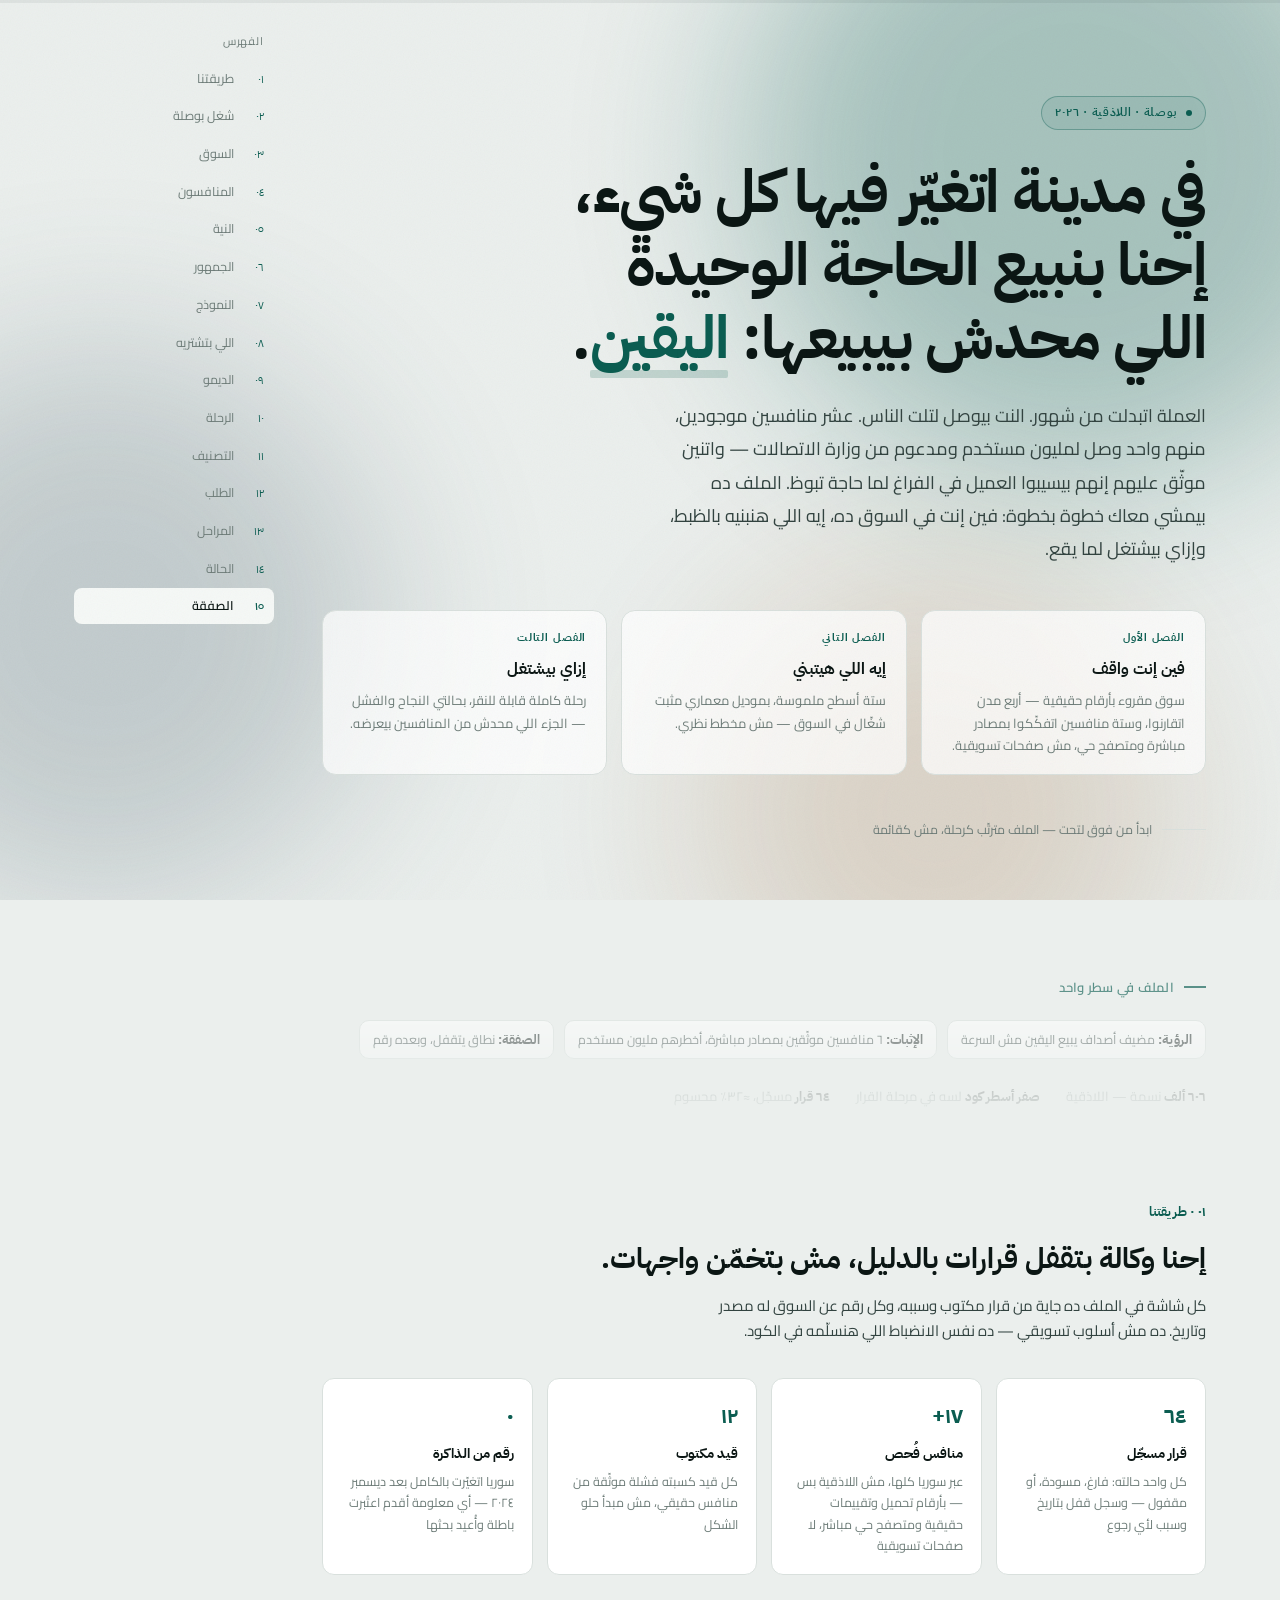
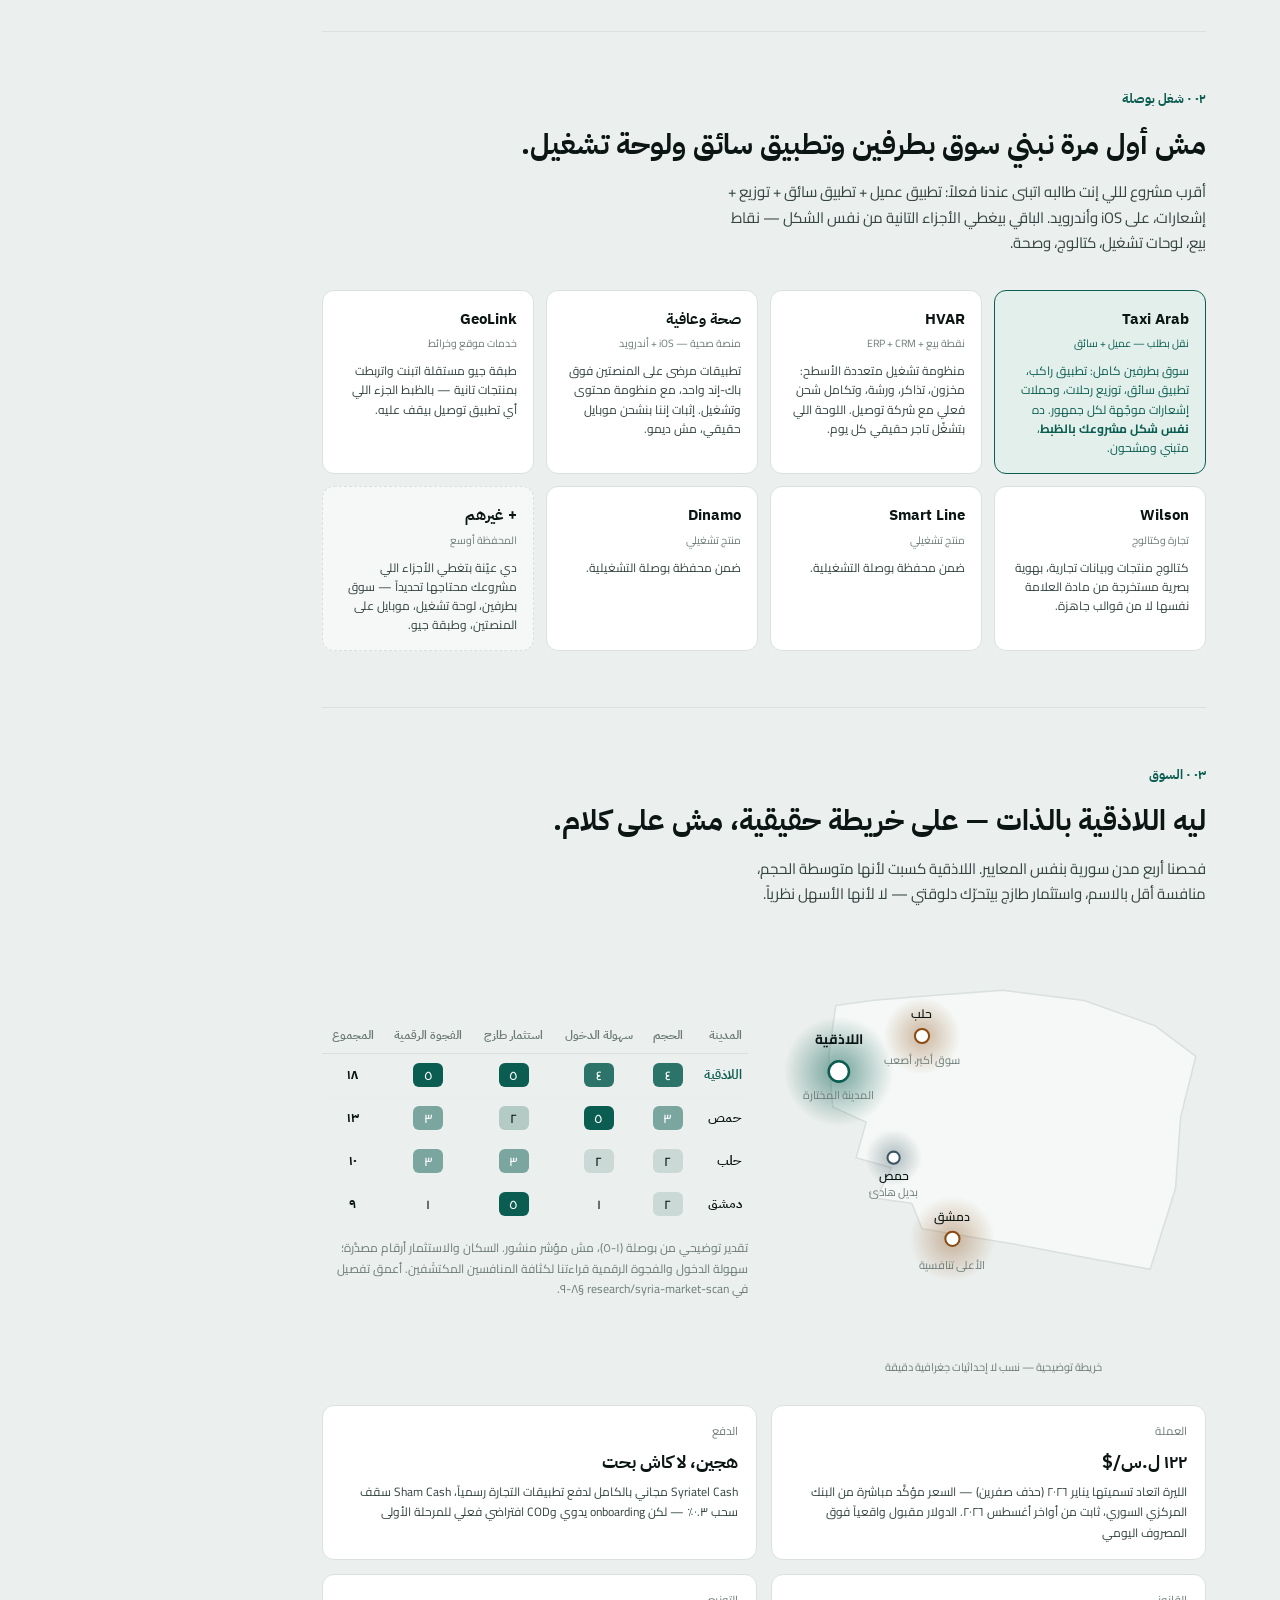
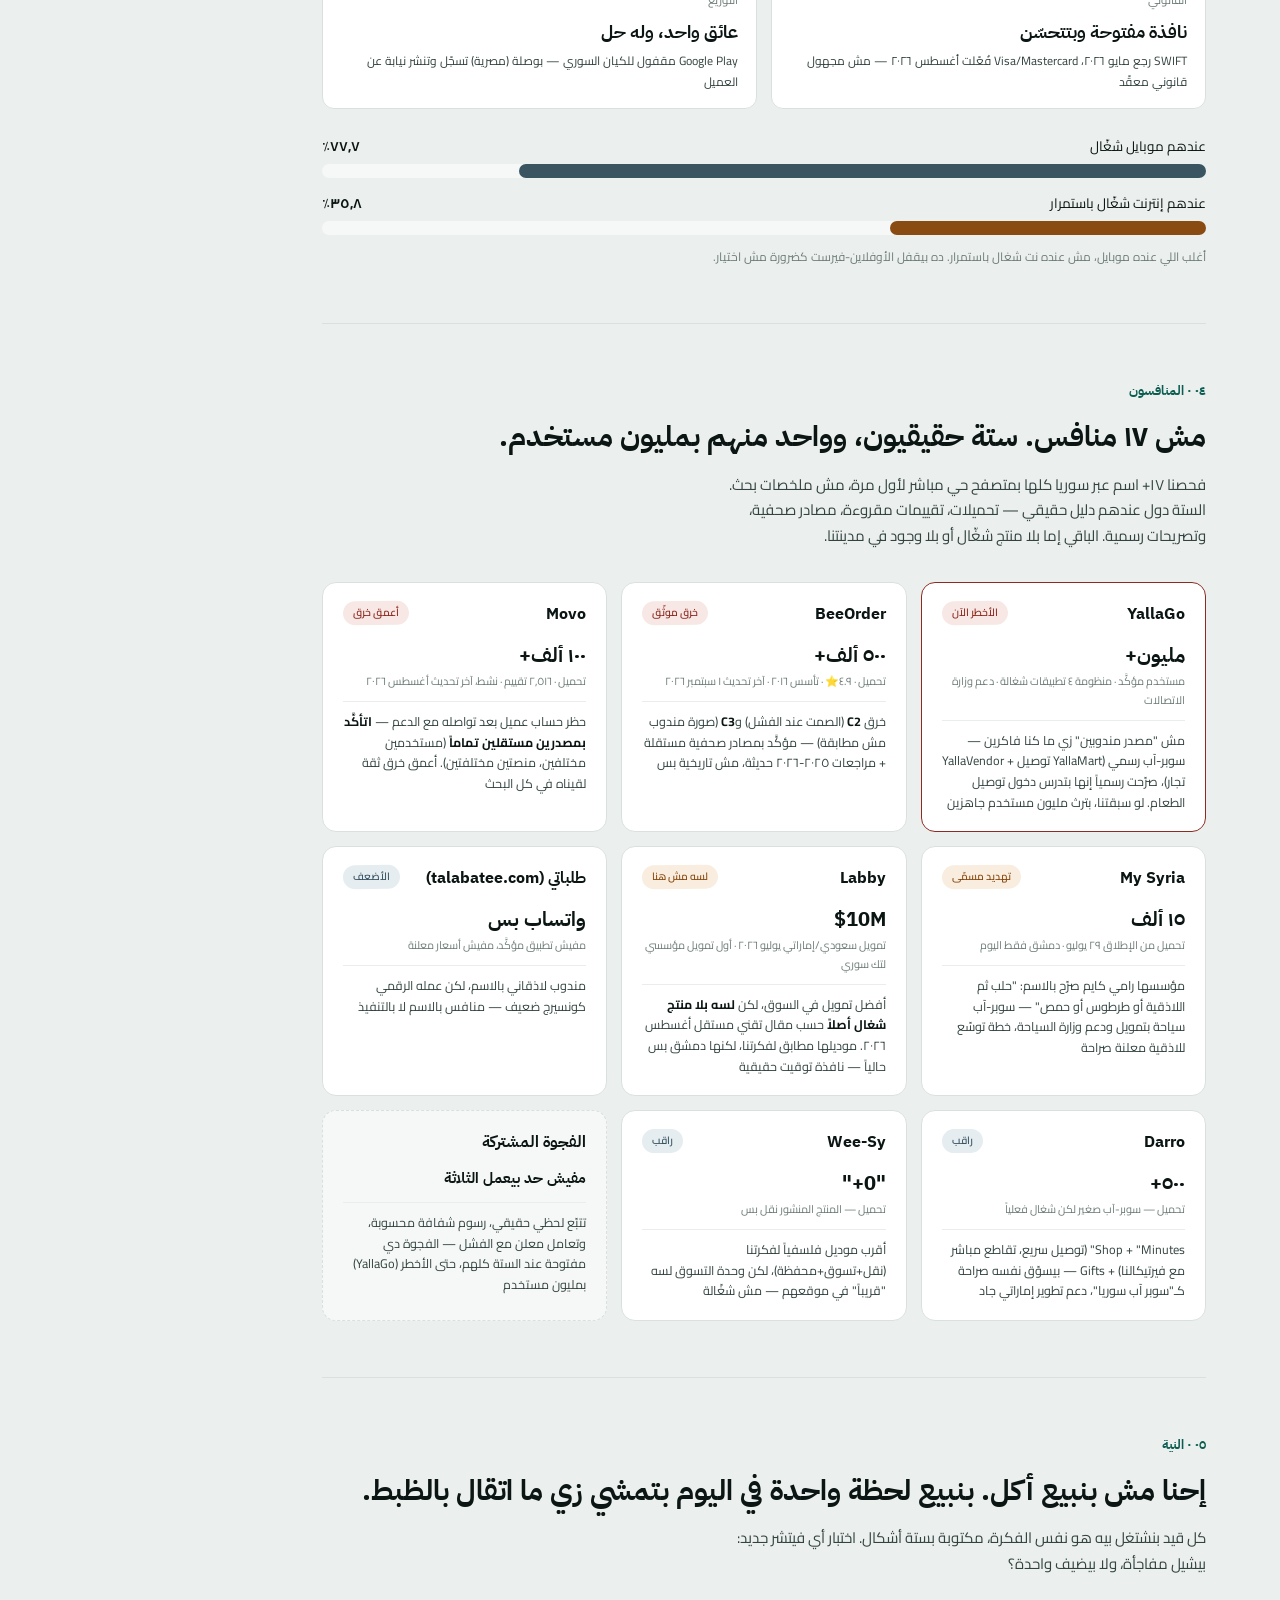
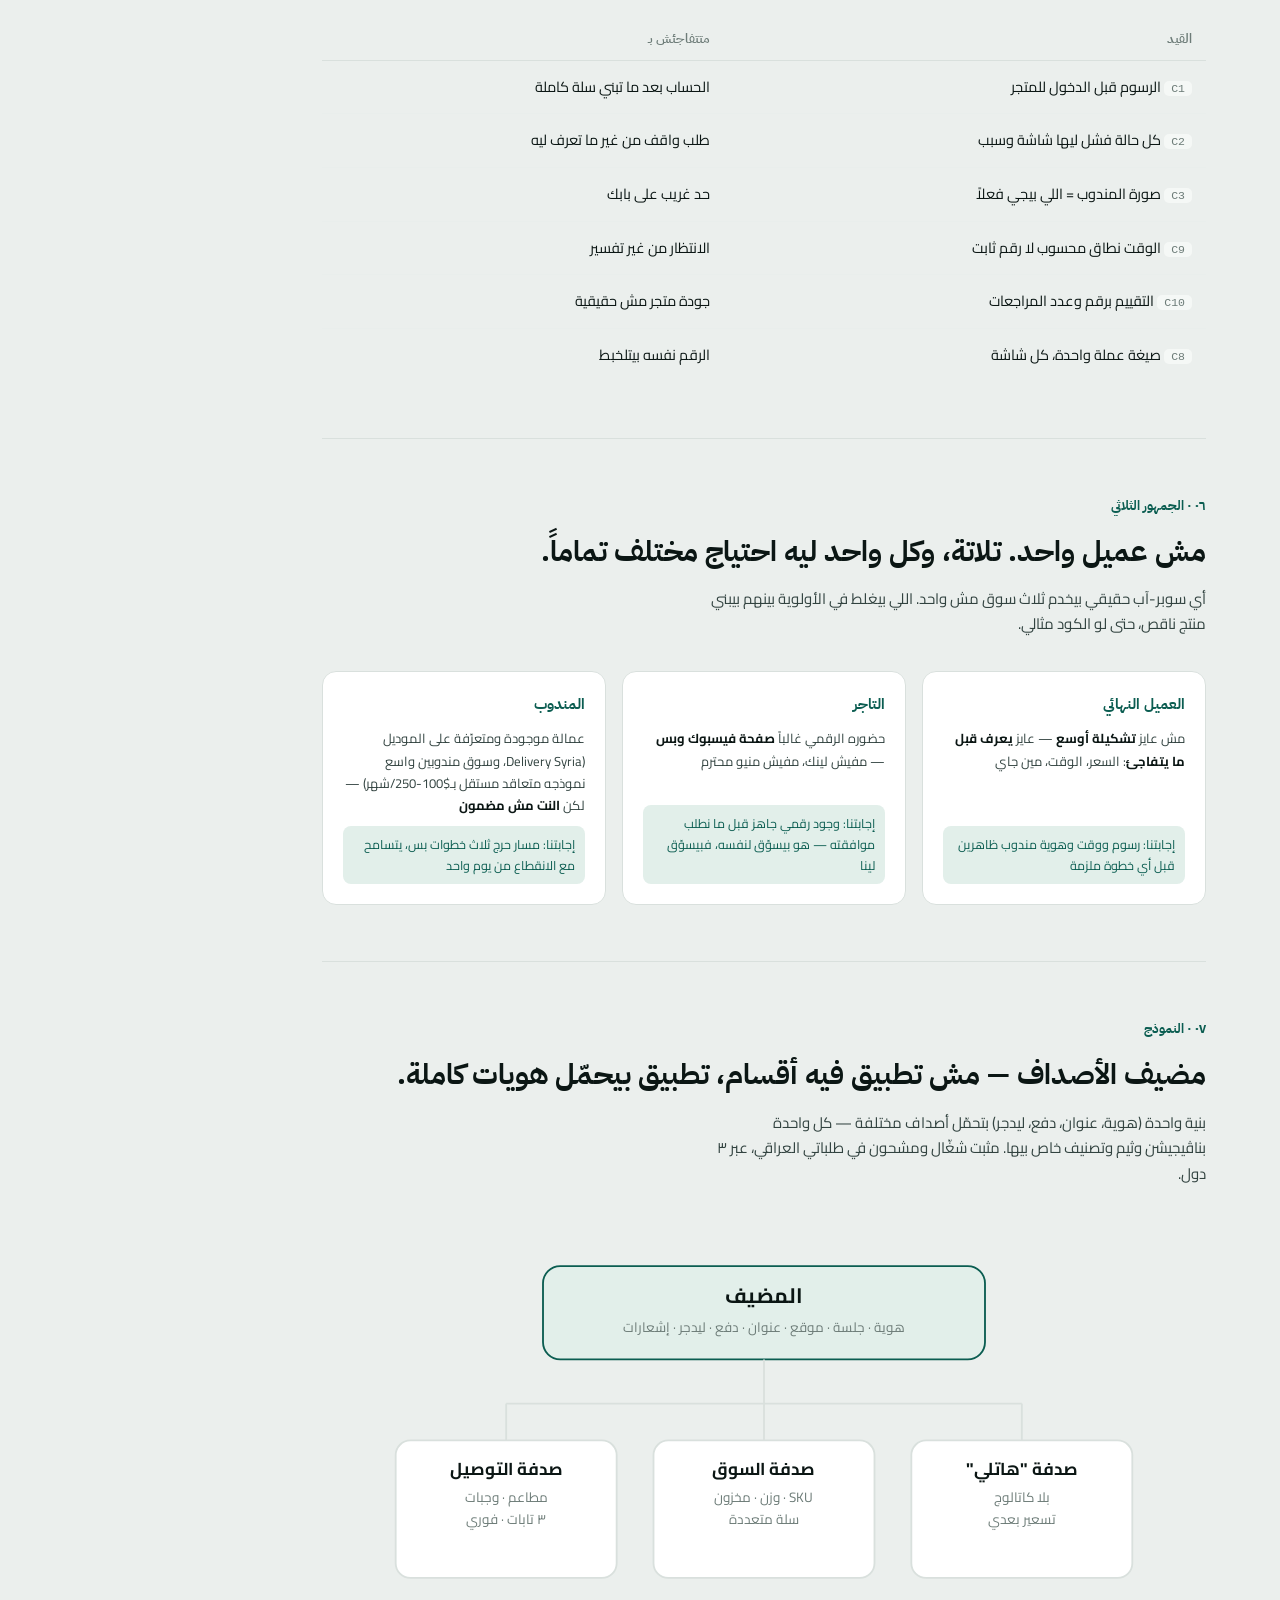
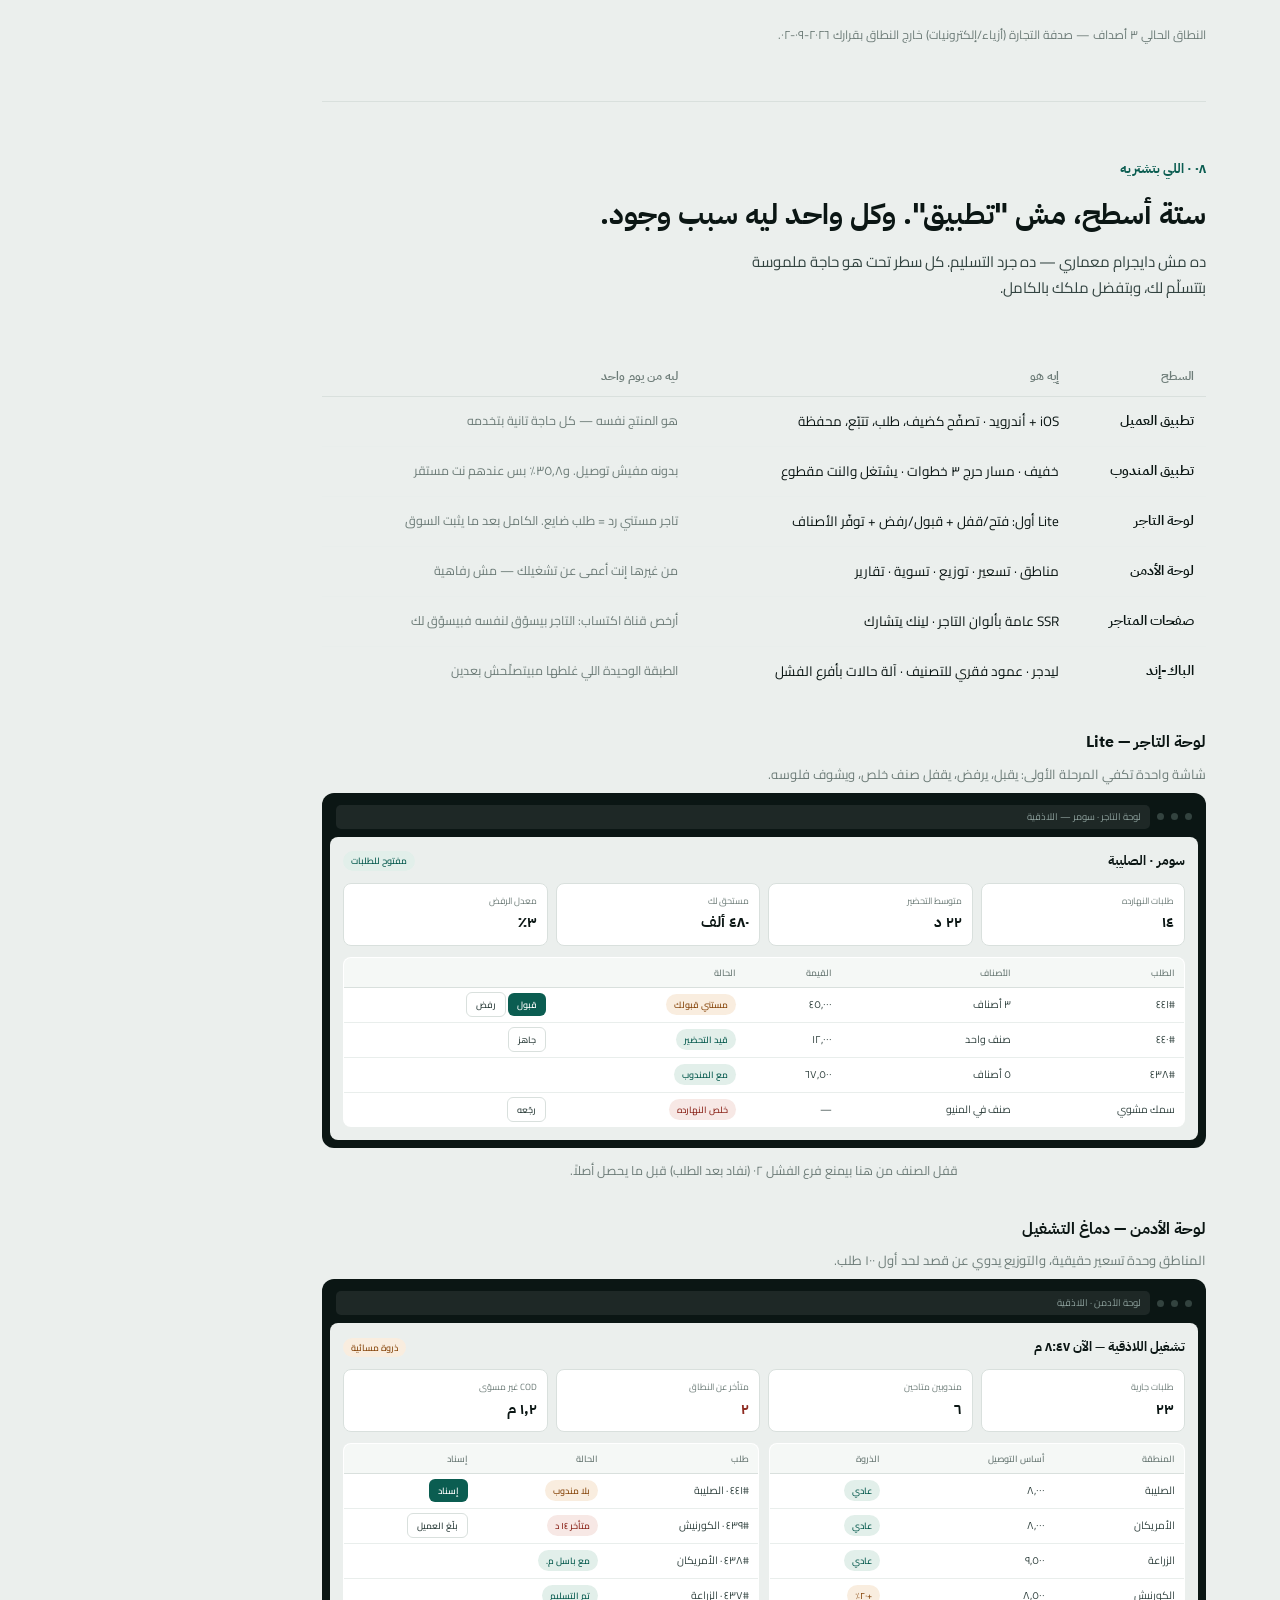
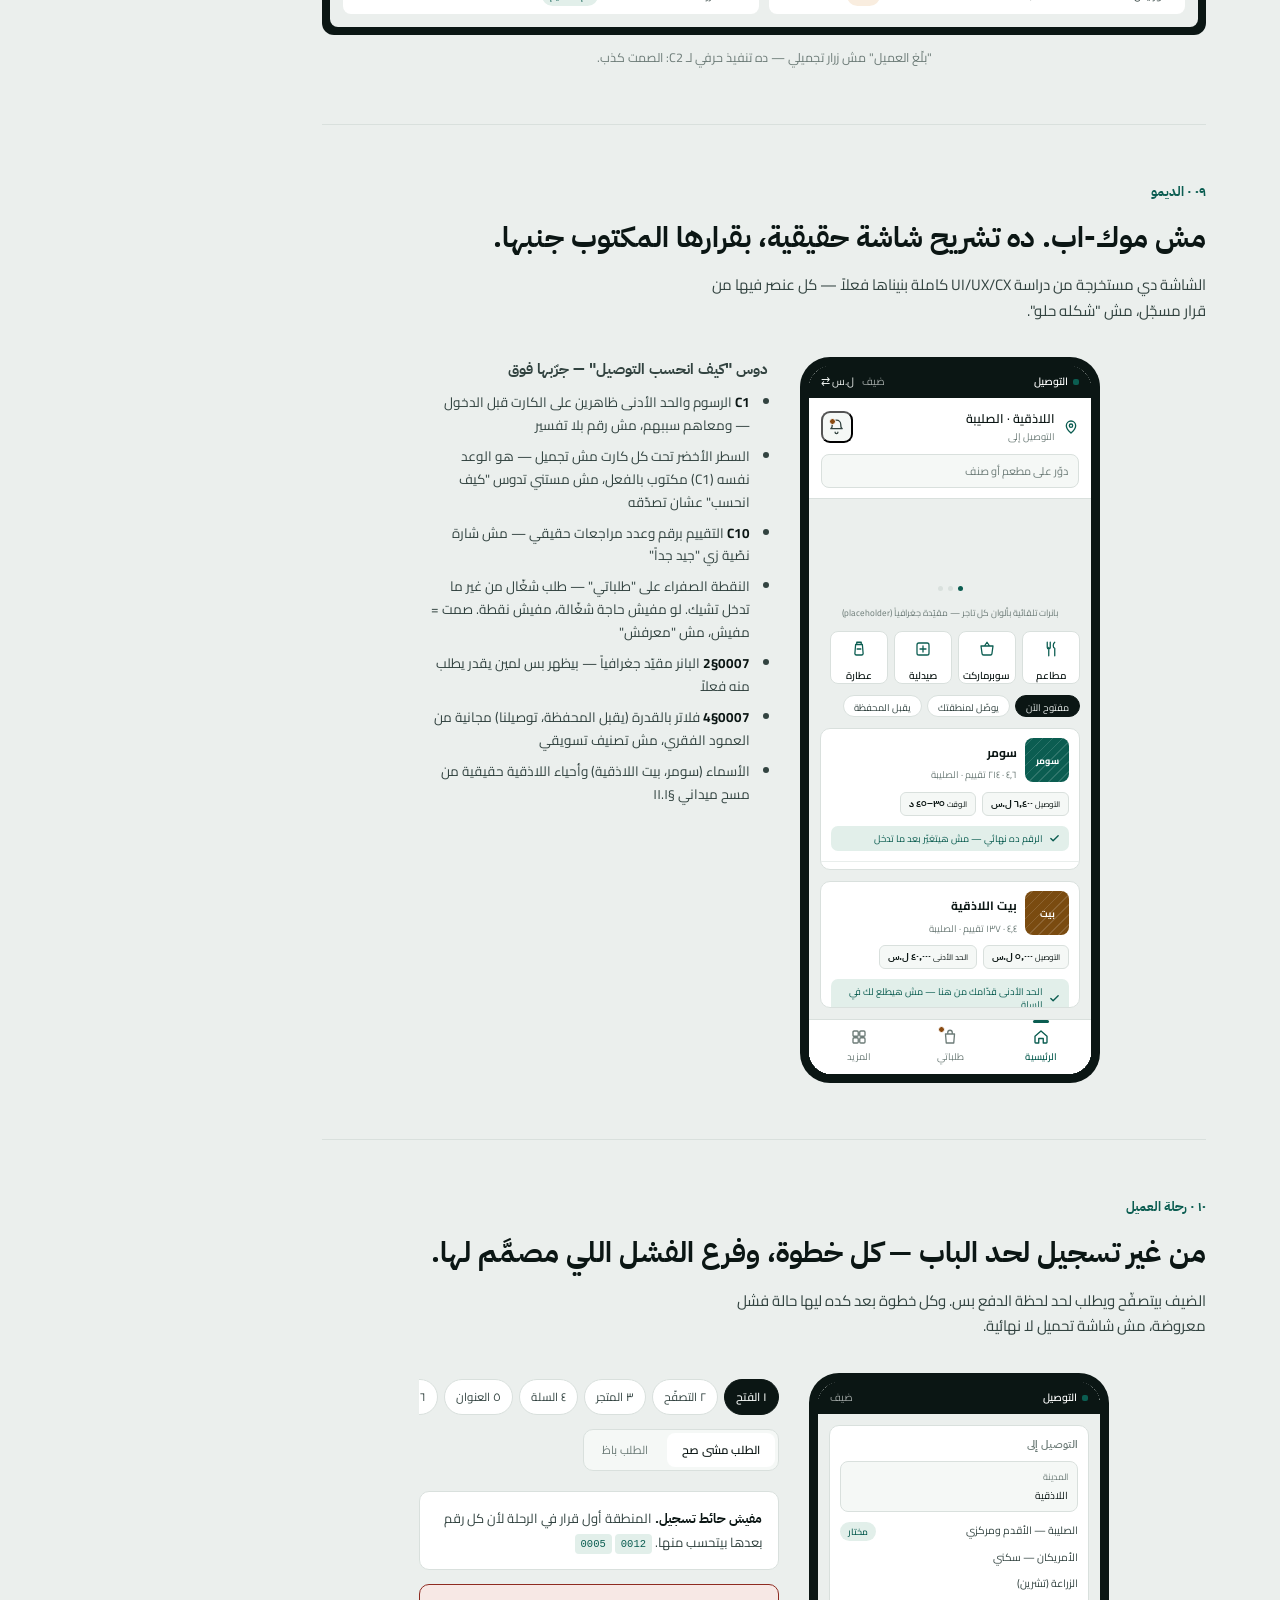
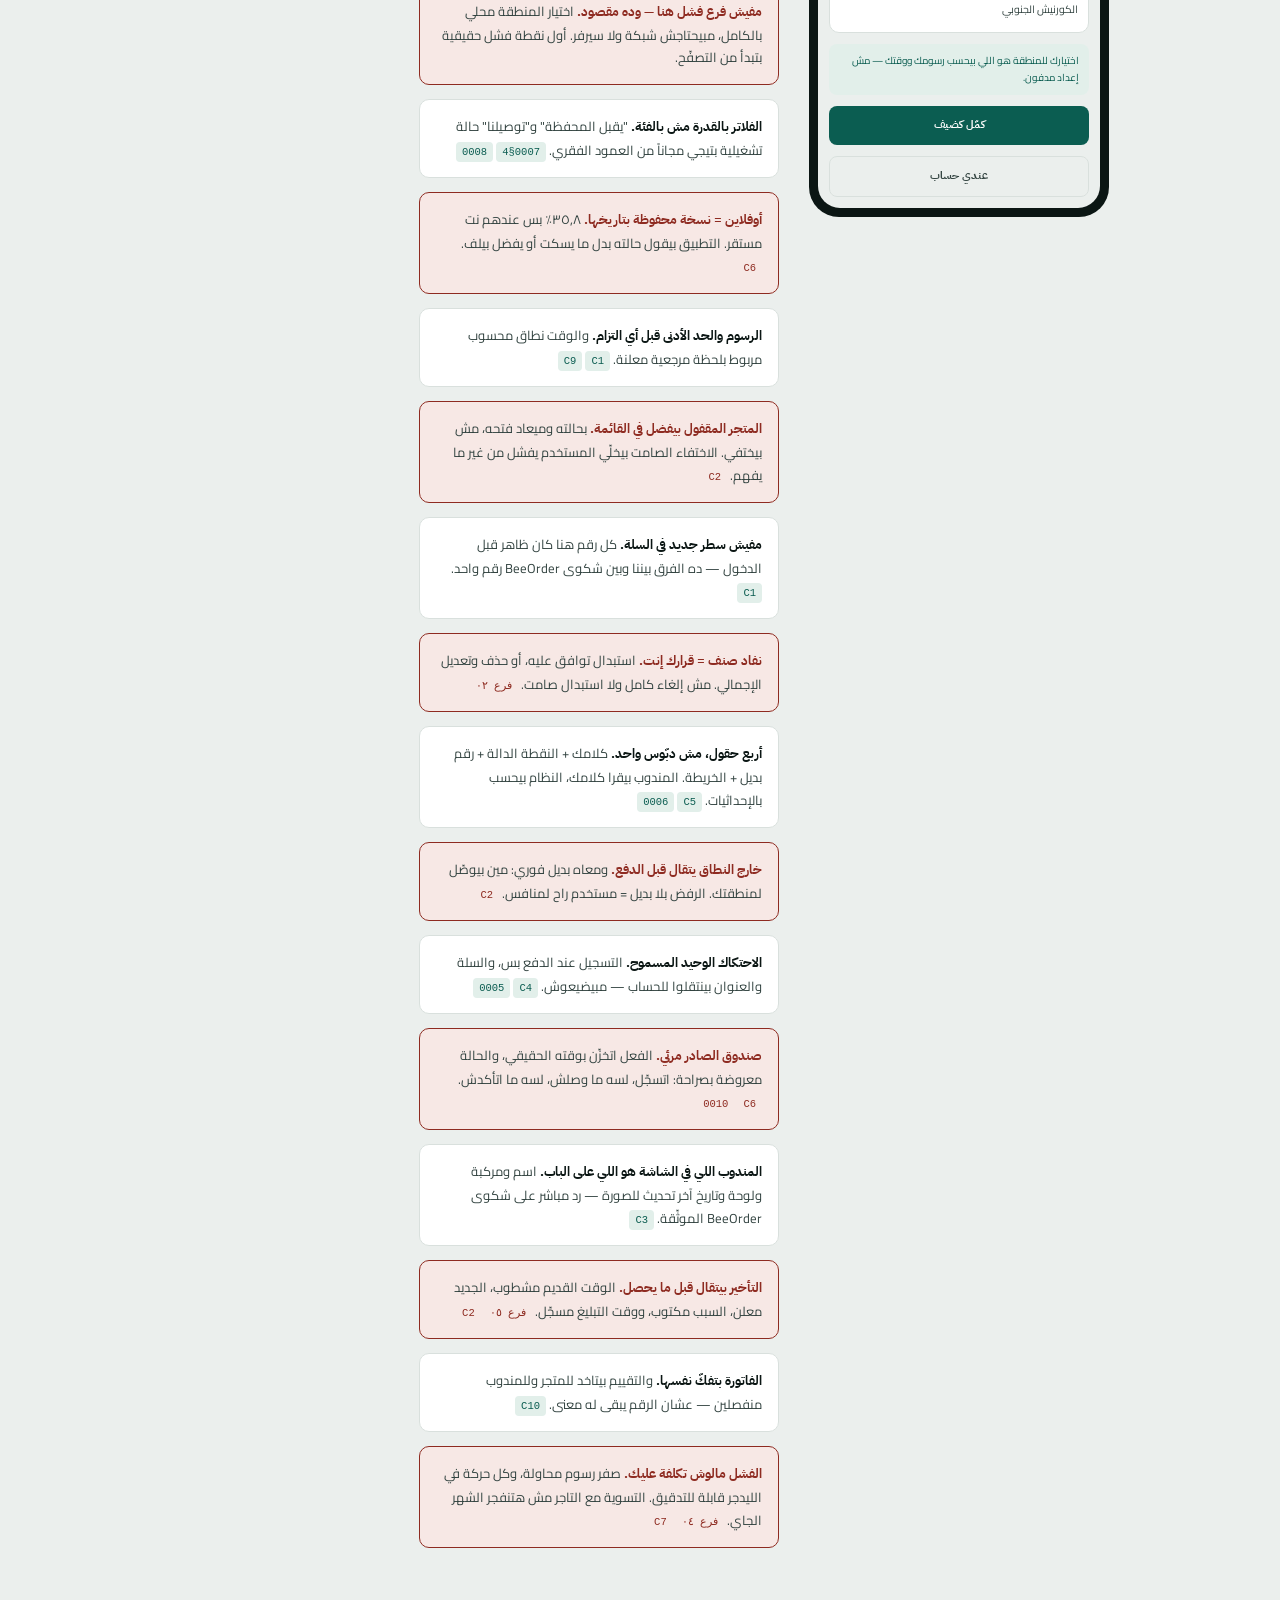
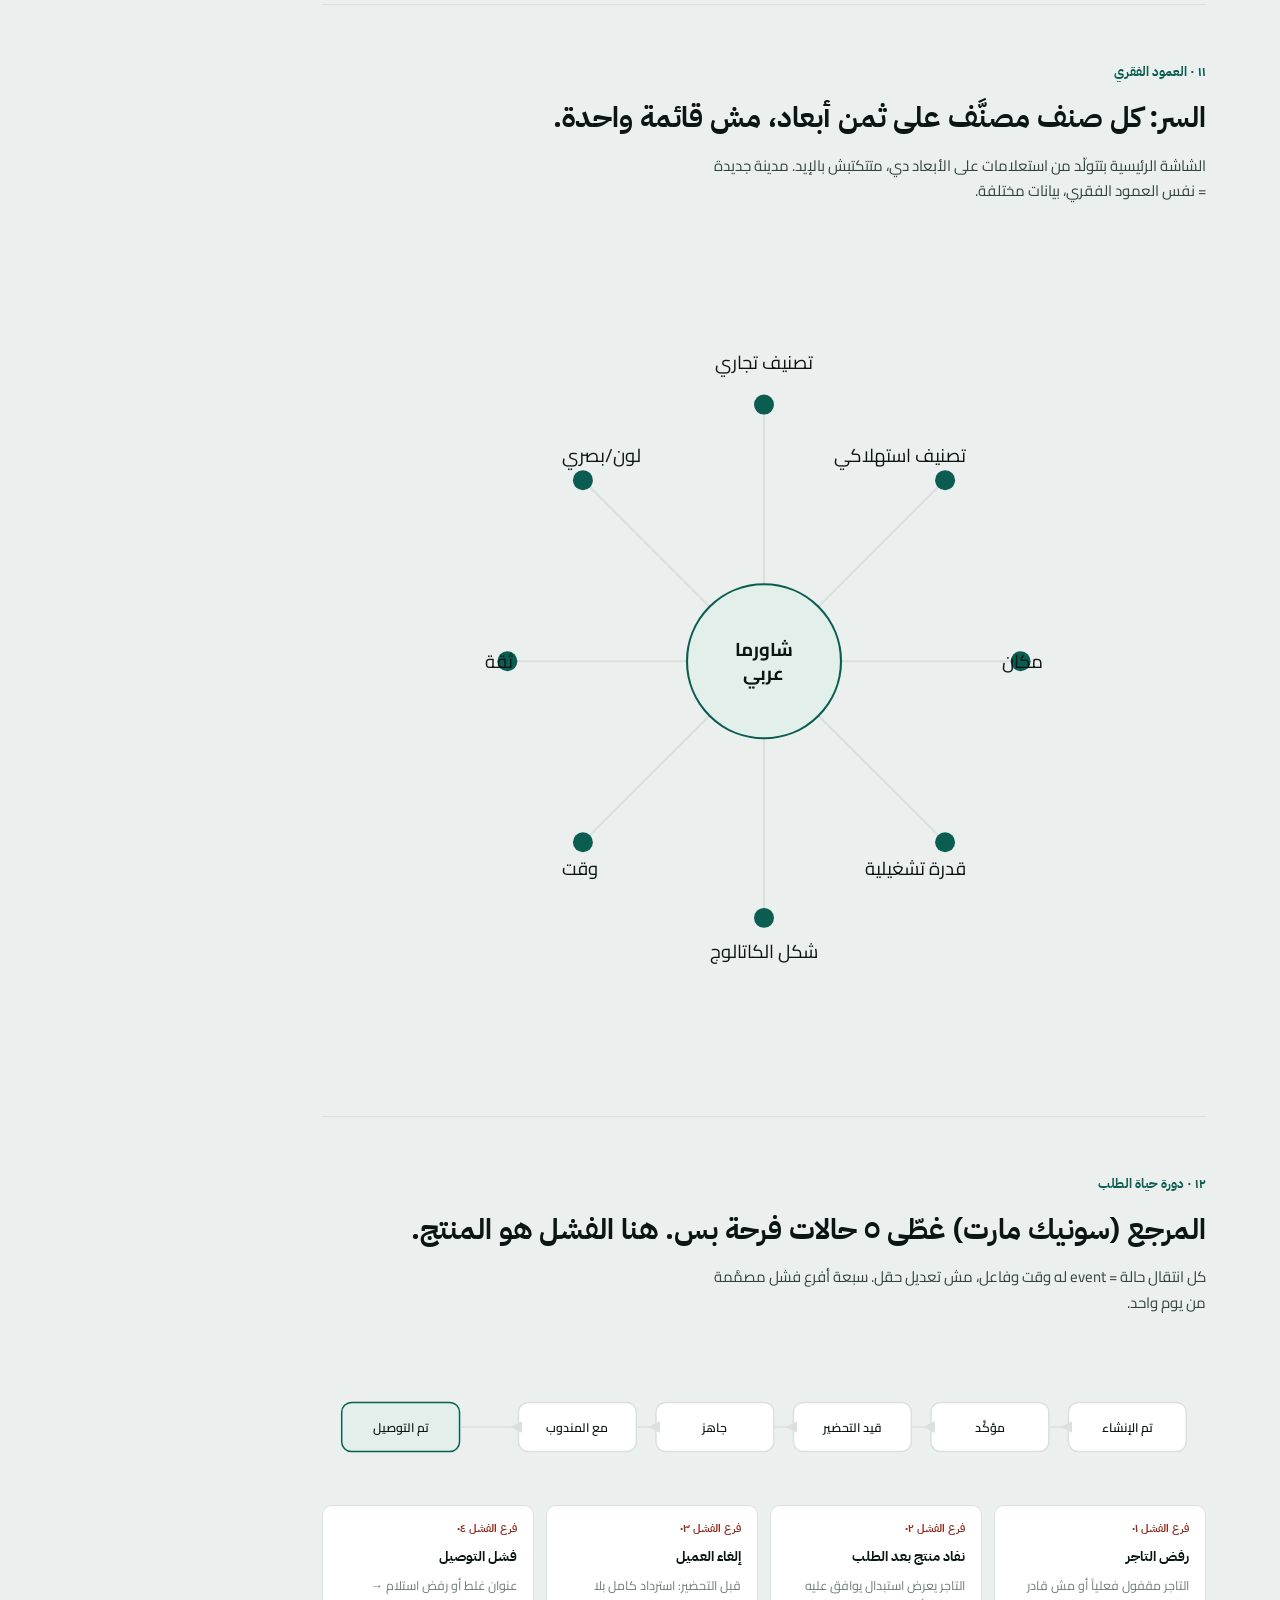
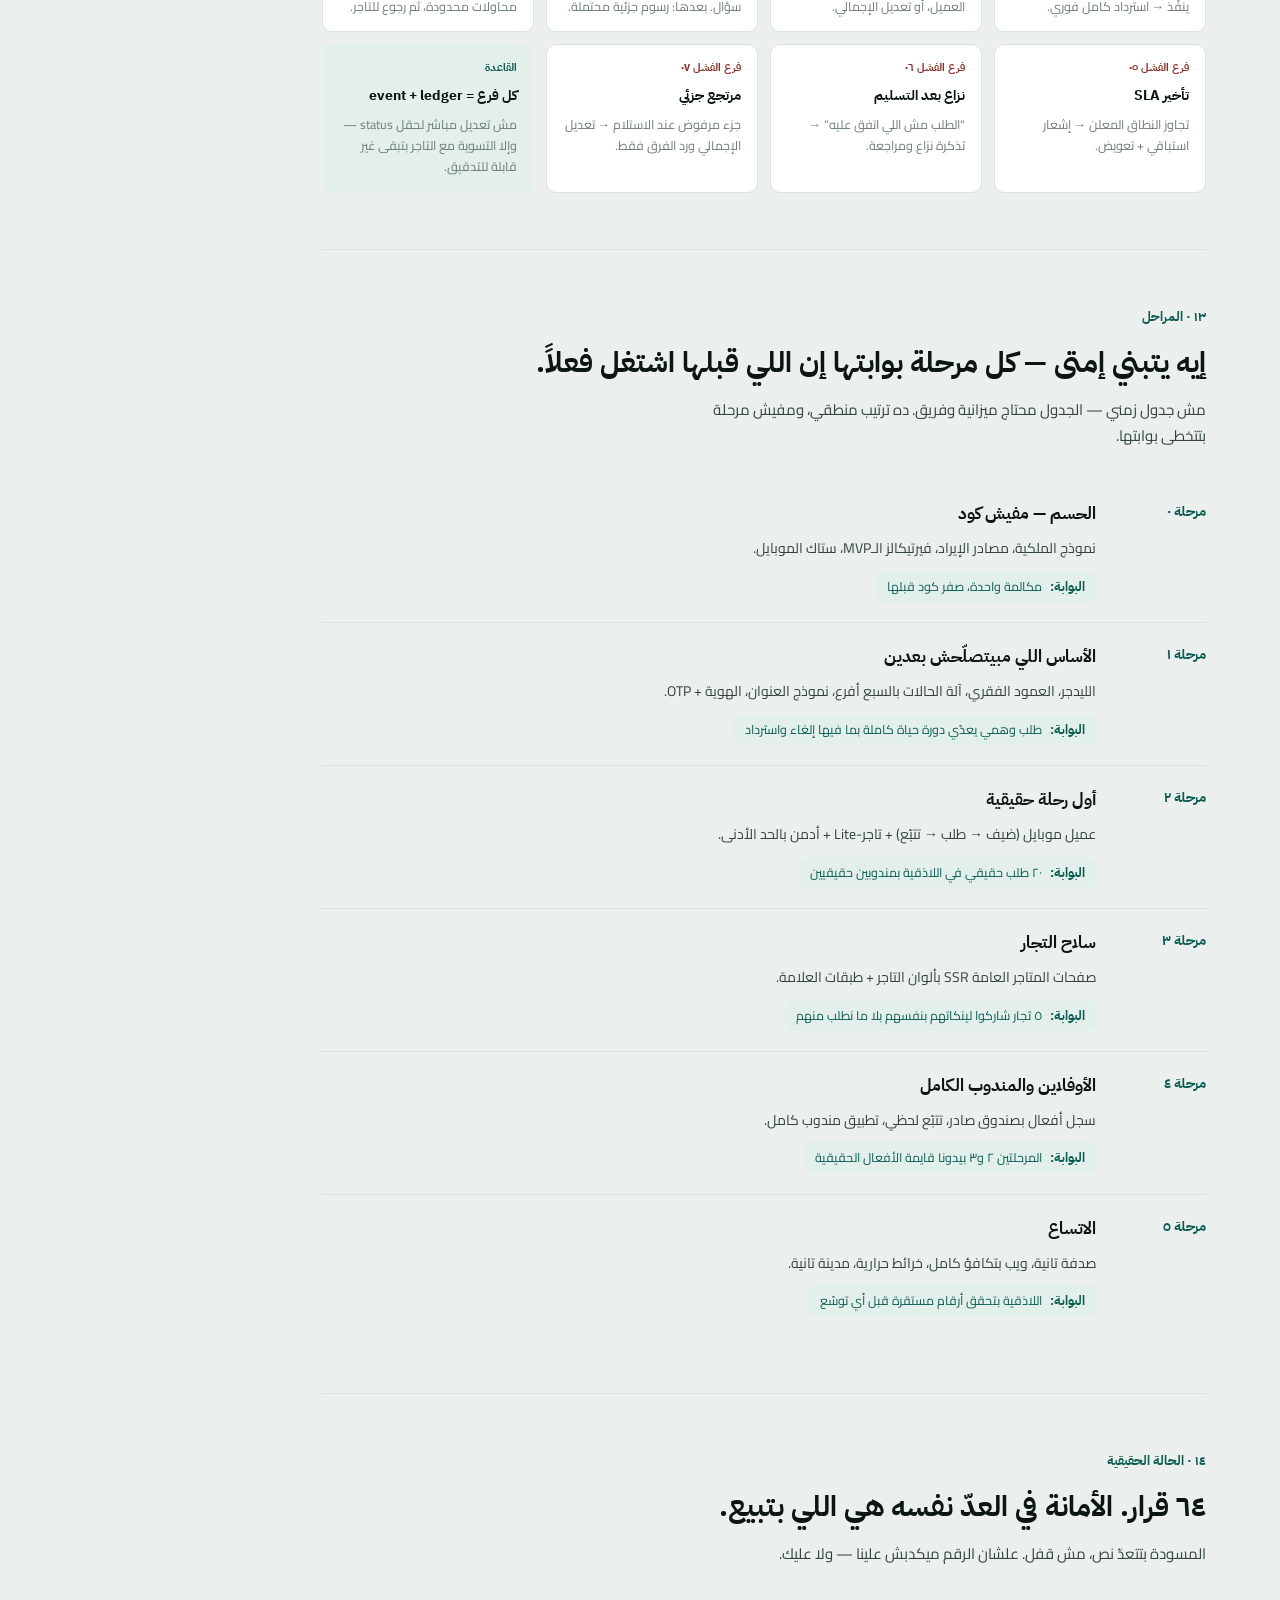
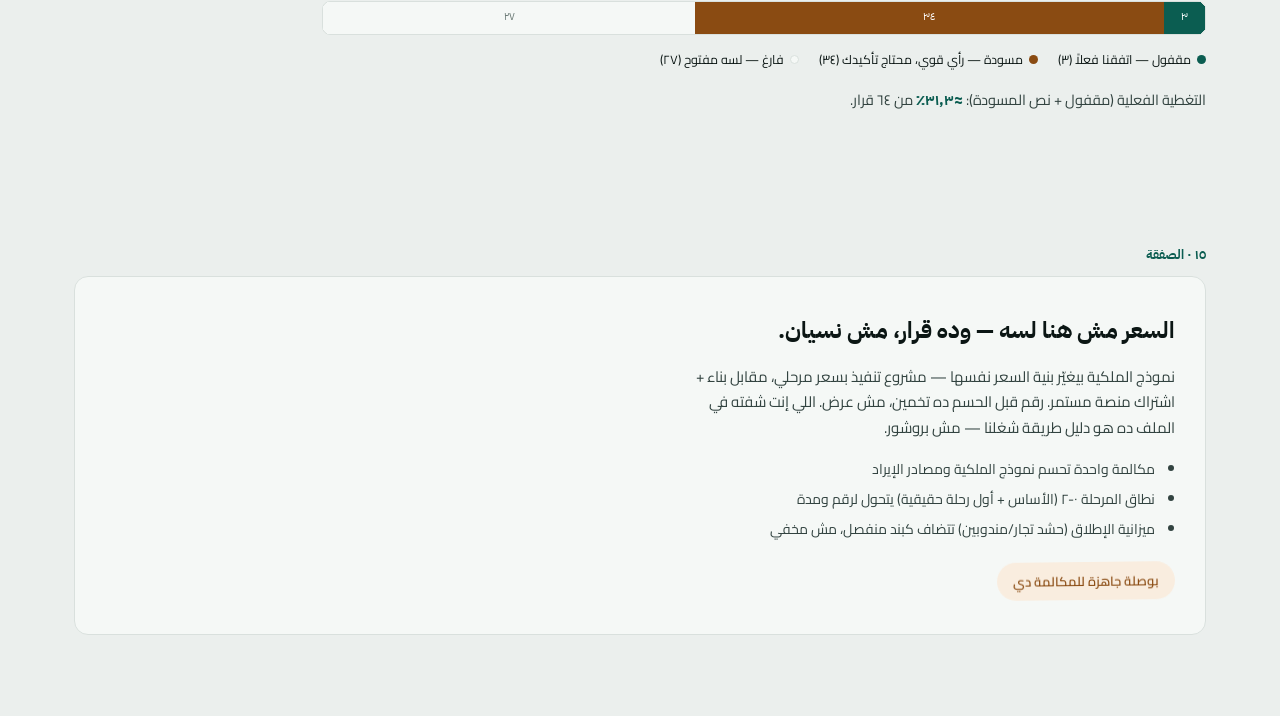
<file: index.html>
<!DOCTYPE html>
<html lang="ar" dir="rtl">
<head>
<meta charset="UTF-8">
<meta name="viewport" content="width=device-width, initial-scale=1, viewport-fit=cover">
<title>ملف اللاذقية — بوصلة</title>
<meta name="description" content="في مدينة اتغيّر فيها كل شيء، بوصلة بتبيع اليقين مش السرعة. ملف السوق والمنتج الكامل لسوبر-آب التوصيل في اللاذقية — منافسون بمصادر حقيقية، نموذج مضيف الأصداف، ورحلة عميل قابلة للتجربة.">
<meta property="og:title" content="ملف اللاذقية — بوصلة">
<meta property="og:description" content="في مدينة اتغيّر فيها كل شيء، بوصلة بتبيع اليقين مش السرعة. ملف السوق والمنتج الكامل لسوبر-آب التوصيل في اللاذقية.">
<meta property="og:type" content="website">
<meta property="og:locale" content="ar_AR">
<meta name="theme-color" content="#0B5D51">
<link rel="icon" href="data:image/svg+xml,%3Csvg xmlns='http://www.w3.org/2000/svg' viewBox='0 0 100 100'%3E%3Ctext y='.9em' font-size='90'%3E%F0%9F%A7%AD%3C/text%3E%3C/svg%3E">
<link rel="preconnect" href="https://fonts.googleapis.com">
<link rel="preconnect" href="https://fonts.gstatic.com" crossorigin>
<link rel="stylesheet" href="https://fonts.googleapis.com/css2?family=Cairo:wght@400;500;600;700&family=IBM+Plex+Sans+Arabic:wght@500;600;700&display=swap">
<style>
:root,[data-brand="sy"]{
  /* Navigator-compatible RGB triplets — same architecture as
     Portfolio/src/brands/<slug>/tokens.css, so this page can drop into the
     multibrand system unchanged. Palette: "ساحل وحبر". */
  --canvas:235 239 237;
  --canvas-2:255 255 255;
  --canvas-3:245 248 246;
  --ink-primary:11 22 20;
  --ink-secondary:50 67 64;
  --ink-tertiary:109 124 120;
  --border-primary:217 224 221;
  --border-soft:233 238 236;
  --accent:11 93 81;
  --accent-tint:226 239 234;
  --atm-a:58 84 98;
  --atm-a-tint:229 237 240;
  --atm-b:138 75 18;
  --atm-b-tint:249 237 223;
  --atm-c:142 43 33;
  --atm-c-tint:247 232 229;
  --bubble-color:var(--accent);

  /* Semantic names used across the page, resolved from the triplets above. */
  --stone:rgb(var(--canvas));
  --surface:rgb(var(--canvas-2));
  --surface-2:rgb(var(--canvas-3));
  --ink:rgb(var(--ink-primary));
  --ink-rgb:var(--ink-primary);
  --ink-2:rgb(var(--ink-secondary));
  --muted:rgb(var(--ink-tertiary));
  --hair:rgb(var(--border-primary));
  --hair-soft:rgb(var(--border-soft));
  --sea:rgb(var(--accent));
  --sea-tint:rgb(var(--accent-tint));
  --slate:rgb(var(--atm-a));
  --slate-tint:rgb(var(--atm-a-tint));
  --amber:rgb(var(--atm-b));
  --amber-tint:rgb(var(--atm-b-tint));
  --alert:rgb(var(--atm-c));
  --alert-tint:rgb(var(--atm-c-tint));

  --font-head:'IBM Plex Sans Arabic',Tahoma,sans-serif;
  --font-body:'Cairo',Tahoma,sans-serif;
  --ease-settle:cubic-bezier(.22,1,.36,1);
  --grain-blend:multiply; --grain-opacity:.045;
}
@media (prefers-color-scheme: dark){
  :root:not([data-theme="light"]){
    --canvas:14 21 19;
    --canvas-2:22 31 28;
    --canvas-3:28 38 34;
    --ink-primary:231 238 236;
    --ink-secondary:185 198 194;
    --ink-tertiary:126 145 141;
    --border-primary:42 59 56;
    --border-soft:34 50 47;
    --accent:79 183 158;
    --accent-tint:23 48 41;
    --atm-a:127 160 174;
    --atm-a-tint:30 44 49;
    --atm-b:224 161 84;
    --atm-b-tint:51 34 18;
    --atm-c:226 119 106;
    --atm-c-tint:58 29 24;
    --grain-blend:screen; --grain-opacity:.04;
  }
}
:root[data-theme="dark"]{
    --canvas:14 21 19;
    --canvas-2:22 31 28;
    --canvas-3:28 38 34;
    --ink-primary:231 238 236;
    --ink-secondary:185 198 194;
    --ink-tertiary:126 145 141;
    --border-primary:42 59 56;
    --border-soft:34 50 47;
    --accent:79 183 158;
    --accent-tint:23 48 41;
    --atm-a:127 160 174;
    --atm-a-tint:30 44 49;
    --atm-b:224 161 84;
    --atm-b-tint:51 34 18;
    --atm-c:226 119 106;
    --atm-c-tint:58 29 24;
    --grain-blend:screen; --grain-opacity:.04;
}
*{box-sizing:border-box}
a:focus-visible,button:focus-visible,summary:focus-visible{outline:2px solid var(--sea);outline-offset:2px;border-radius:4px}
.skiplink{position:absolute;top:-48px;right:12px;background:var(--ink);color:var(--stone);padding:10px 16px;border-radius:8px;z-index:100;font-size:13px;font-weight:600;text-decoration:none;transition:top .2s var(--ease-settle)}
.skiplink:focus{top:12px}
@media (prefers-reduced-motion:reduce){*{transition-duration:.001ms!important;animation-duration:.001ms!important}}
body{background:var(--stone);color:var(--ink);font-family:var(--font-body);margin:0;line-height:1.7;position:relative}
body::before{content:"";position:fixed;inset:0;pointer-events:none;z-index:60;opacity:var(--grain-opacity);mix-blend-mode:var(--grain-blend);background-image:url("data:image/svg+xml,%3Csvg xmlns='http://www.w3.org/2000/svg' width='180' height='180'%3E%3Cfilter id='n'%3E%3CfeTurbulence type='fractalNoise' baseFrequency='0.85' numOctaves='3' stitchTiles='stitch'/%3E%3C/filter%3E%3Crect width='100%25' height='100%25' filter='url(%23n)'/%3E%3C/svg%3E");background-size:180px 180px}
.doc{direction:rtl;text-align:right;max-width:1180px;margin:0 auto;padding:0 24px;position:relative;overflow-x:hidden}
@media (max-width:480px){.doc{padding:0 15px}}
.scrollx{overflow-x:auto;-webkit-overflow-scrolling:touch;overscroll-behavior-x:contain}
.scrollx::-webkit-scrollbar{height:5px}
.scrollx::-webkit-scrollbar-thumb{background:var(--hair);border-radius:3px}
.svgwrap{overflow-x:auto;-webkit-overflow-scrolling:touch}
.svgwrap.min720 svg{min-width:720px}
.svgwrap.min620 svg{min-width:620px}
.svgwrap.min780 svg{min-width:780px}
h1,h2,h3,h4{font-family:var(--font-head);font-weight:700;text-wrap:balance;margin:0}
.tabular{font-variant-numeric:tabular-nums}
a{color:inherit}
.wrap{display:grid;grid-template-columns:1fr 200px;gap:48px;align-items:start}
.wrap>div{min-width:0}
@media (max-width:980px){.wrap{grid-template-columns:1fr}}
.rail{position:sticky;top:24px;padding-top:8px;display:flex;flex-direction:column;gap:2px}
@media (max-width:980px){.rail{display:none}}
.rail a{display:flex;gap:10px;align-items:baseline;padding:7px 10px;border-radius:8px;font-size:12.5px;color:var(--muted);text-decoration:none;transition:background .22s var(--ease-settle),color .22s var(--ease-settle),transform .22s var(--ease-settle)}
.rail a:hover{background:var(--surface);transform:translateX(-2px)}
.rail a.active{background:var(--surface-2);color:var(--ink);font-weight:600}
.rail .num{font-family:var(--font-head);font-size:11px;color:var(--sea);min-width:20px}
.railtitle{font-size:11px;letter-spacing:.08em;color:var(--muted);padding:0 10px 8px;text-transform:uppercase}

/* mobile section nav — replaces .rail below 980px */
.mobtoc{display:none}
@media (max-width:980px){
  .mobtoc{display:block}
  .mobtoc-fab{position:fixed;left:14px;bottom:14px;z-index:80;display:flex;align-items:center;gap:8px;background:var(--ink);color:var(--stone);border:none;border-radius:999px;padding:12px 15px;font-family:var(--font-body);font-size:12.5px;font-weight:600;box-shadow:0 12px 26px -12px rgba(var(--ink-rgb),.5);cursor:pointer;max-width:min(74vw,320px)}
  .mobtoc-fab .num{font-family:var(--font-head);color:var(--stone);background:rgb(var(--accent) / .55);border-radius:6px;padding:2px 7px;font-size:11px;flex:0 0 auto}
  .mobtoc-fab .lbl{overflow:hidden;text-overflow:ellipsis;white-space:nowrap;flex:1;min-width:0;text-align:right}
  .mobtoc-fab svg{flex:0 0 auto;transition:transform .25s var(--ease-settle)}
  .mobtoc.open .mobtoc-fab svg{transform:rotate(180deg)}
  .mobtoc-backdrop{position:fixed;inset:0;background:rgba(0,0,0,.42);opacity:0;pointer-events:none;transition:opacity .25s var(--ease-settle);z-index:81}
  .mobtoc.open .mobtoc-backdrop{opacity:1;pointer-events:auto}
  .mobtoc-sheet{position:fixed;left:0;right:0;bottom:0;background:var(--canvas-2);border-radius:20px 20px 0 0;padding:10px 18px calc(16px + env(safe-area-inset-bottom));z-index:82;transform:translateY(106%);transition:transform .32s var(--ease-settle);max-height:72vh;overflow-y:auto;-webkit-overflow-scrolling:touch;box-shadow:0 -20px 44px -20px rgba(var(--ink-rgb),.4)}
  .mobtoc.open .mobtoc-sheet{transform:translateY(0)}
  .mobtoc-handle{width:36px;height:4px;border-radius:2px;background:var(--hair);margin:2px auto 14px}
  .mobtoc-title{font-size:11px;letter-spacing:.08em;color:var(--muted);text-transform:uppercase;margin-bottom:4px}
  .mobtoc-sheet a{display:flex;gap:10px;align-items:baseline;padding:13px 6px;border-radius:10px;text-decoration:none;color:var(--ink-2);font-size:14.5px;border-bottom:1px solid var(--hair-soft)}
  .mobtoc-sheet a:last-of-type{border-bottom:none}
  .mobtoc-sheet a.active{color:rgb(var(--accent));font-weight:700}
  .mobtoc-sheet a .num{font-family:var(--font-head);font-size:11.5px;color:rgb(var(--accent));min-width:22px}
}
@media (prefers-reduced-motion:reduce){.mobtoc-fab svg,.mobtoc-backdrop,.mobtoc-sheet{transition:none}}

/* atmosphere wash — ambient blobs, same idea as the portfolio's brand atmosphere */
.atm{position:fixed;inset:0;pointer-events:none;z-index:-1;overflow:hidden}
.atm i{position:absolute;display:block;border-radius:50%;filter:blur(90px);opacity:.30}
.atm i.a{width:52vw;height:52vw;background:rgb(var(--accent));top:-14vw;right:-10vw}
.atm i.b{width:44vw;height:44vw;background:rgb(var(--atm-a));top:38vh;left:-14vw;opacity:.22}
.atm i.c{width:38vw;height:38vw;background:rgb(var(--atm-b));bottom:-12vw;right:8vw;opacity:.16}
@media (prefers-color-scheme:dark){:root:not([data-theme="light"]) .atm i{opacity:.16}:root:not([data-theme="light"]) .atm i.b{opacity:.12}:root:not([data-theme="light"]) .atm i.c{opacity:.10}}
:root[data-theme="dark"] .atm i{opacity:.16}
@media (max-width:760px){.atm i{filter:blur(46px)}}

/* scroll progress */
.progress{position:fixed;top:0;left:0;right:0;height:3px;z-index:90;background:rgb(var(--ink-rgb) / .06);pointer-events:none}
.progress i{display:block;height:100%;width:0%;background:rgb(var(--accent))}

/* creative intro */
.intro{padding:96px 0 72px;position:relative}
@media (max-width:600px){.intro{padding:60px 0 48px}}
.intro .stamp{display:inline-flex;align-items:center;gap:9px;font-size:11.5px;letter-spacing:.06em;color:rgb(var(--accent));border:1px solid rgb(var(--accent) / .35);background:rgb(var(--accent) / .07);padding:6px 13px;border-radius:999px;font-family:var(--font-head);font-weight:600}
.intro .stamp i{width:6px;height:6px;border-radius:50%;background:rgb(var(--accent));display:block;animation:pulse 2.8s var(--ease-settle) infinite}
@keyframes pulse{0%,100%{opacity:1;transform:scale(1)}50%{opacity:.45;transform:scale(.82)}}
.intro h1{margin-top:26px;font-size:clamp(30px,5.6vw,60px);line-height:1.22;max-width:19ch;letter-spacing:-.01em}
.intro h1 em{font-style:normal;color:rgb(var(--accent));position:relative;white-space:nowrap}
.intro h1 em::after{content:"";position:absolute;right:0;left:0;bottom:.08em;height:.14em;background:rgb(var(--accent) / .18);border-radius:2px}
.intro .sub{margin-top:24px;font-size:clamp(15px,2vw,18px);color:var(--ink-2);max-width:54ch;line-height:1.85}
.waypoints{display:grid;grid-template-columns:repeat(3,1fr);gap:14px;margin-top:44px}
@media (max-width:760px){.waypoints{grid-template-columns:1fr}}
.wp{background:rgb(var(--canvas-2) / .72);backdrop-filter:blur(6px);border:1px solid var(--hair);border-radius:14px;padding:18px 20px;transition:transform .3s var(--ease-settle),border-color .3s var(--ease-settle)}
.wp:hover{transform:translateY(-3px);border-color:rgb(var(--accent) / .5)}
.wp .n{font-family:var(--font-head);font-size:11px;font-weight:700;color:rgb(var(--accent));letter-spacing:.08em}
.wp h3{font-size:16px;margin:9px 0 6px}
.wp p{margin:0;font-size:13px;color:var(--muted);line-height:1.7}
.scrollcue{display:flex;align-items:center;gap:10px;margin-top:44px;font-size:12.5px;color:var(--muted)}
.scrollcue .line{width:44px;height:1px;background:var(--hair);position:relative;overflow:hidden}
.scrollcue .line::after{content:"";position:absolute;inset:0;background:rgb(var(--accent));transform:translateX(100%);animation:sweep 2.6s var(--ease-settle) infinite}
@keyframes sweep{0%{transform:translateX(100%)}55%,100%{transform:translateX(-100%)}}
@media (prefers-reduced-motion:reduce){.intro .stamp i,.scrollcue .line::after{animation:none}}

/* chapter dividers */
.chapter{padding:64px 0 8px;border-bottom:none}
@media (max-width:600px){.chapter{padding:42px 0 4px}}
.chapter .bar{display:flex;align-items:baseline;gap:14px}
.chapter .idx{font-family:var(--font-head);font-size:12px;font-weight:700;color:rgb(var(--accent));letter-spacing:.1em;white-space:nowrap}
.chapter h2{font-size:clamp(19px,2.6vw,26px)}
.chapter .rule{flex:1;height:1px;background:linear-gradient(to left,rgb(var(--accent) / .55),var(--hair))}
.chapter p{margin:12px 0 0;font-size:14px;color:var(--muted);max-width:60ch}

.hero{padding:64px 0 36px;border-bottom:1px solid var(--hair);position:relative;background-image:radial-gradient(rgba(var(--ink-rgb),.13) 1px,transparent 1px);background-size:20px 20px;-webkit-mask-image:linear-gradient(to bottom,black,transparent 92%);mask-image:linear-gradient(to bottom,black,transparent 92%)}
.eyebrow{font-size:13px;color:var(--sea);font-weight:600;letter-spacing:.02em;margin-bottom:16px;display:flex;gap:10px;align-items:center}
.eyebrow::before{content:"";width:22px;height:1.5px;background:var(--sea)}
.hero h1{font-size:clamp(28px,4.2vw,46px);line-height:1.28;max-width:16ch}
.hero .lede{font-size:16.5px;color:var(--ink-2);max-width:58ch;margin-top:18px}
.deallines{display:flex;gap:10px;flex-wrap:wrap;margin-top:22px}
.dealline{font-size:12.5px;background:var(--surface);border:1px solid var(--hair);border-radius:10px;padding:8px 13px;color:var(--ink-2)}
.dealline b{color:var(--ink);font-family:var(--font-head)}
.factline{display:flex;flex-wrap:wrap;gap:9px 26px;margin-top:26px;font-size:13px}
.factline b{font-family:var(--font-head);font-weight:700}
.factline span{color:var(--muted)}

section{padding:56px 0;border-bottom:1px solid var(--hair)}
section:last-of-type{border-bottom:none}
.secnum{font-family:var(--font-head);font-size:13px;color:var(--sea);font-weight:700;margin-bottom:10px;display:block}
h2.stitle{font-size:clamp(21px,2.8vw,29px);margin-bottom:8px}
.sdek{color:var(--ink-2);font-size:15px;max-width:62ch;margin-top:10px}
.section-body{margin-top:34px}

.card{background:var(--surface);border:1px solid var(--hair);border-radius:14px;padding:22px 24px}
.grid2{display:grid;grid-template-columns:1fr 1fr;gap:16px}
.grid3{display:grid;grid-template-columns:repeat(3,1fr);gap:14px}
.grid5{display:grid;grid-template-columns:repeat(5,1fr);gap:12px}
@media (max-width:900px){.grid5{grid-template-columns:repeat(2,1fr)}}
@media (max-width:760px){.grid2,.grid3{grid-template-columns:1fr}}

.tag{display:inline-flex;align-items:center;gap:6px;font-size:12px;font-weight:600;padding:3px 10px;border-radius:999px;transform:rotate(-.6deg);transition:transform .22s var(--ease-settle)}
.tag:hover{transform:rotate(0deg)}
.tag.sea{background:var(--sea-tint);color:var(--sea)}
.tag.amber{background:var(--amber-tint);color:var(--amber)}
.tag.alert{background:var(--alert-tint);color:var(--alert)}
.tag.slate{background:var(--slate-tint);color:var(--slate)}
.code{font-family:ui-monospace,"SF Mono",Consolas,monospace;font-size:11.5px;background:var(--surface-2);padding:1px 7px;border-radius:5px;color:var(--muted)}

/* method */
.methodgrid{display:grid;grid-template-columns:repeat(4,1fr);gap:14px;margin-top:8px}
@media (max-width:900px){.methodgrid{grid-template-columns:repeat(2,1fr)}}
@media (max-width:560px){.methodgrid{grid-template-columns:1fr}}
.mcard{background:var(--surface);border:1px solid var(--hair);border-radius:12px;padding:18px}
.mcard .k{font-family:var(--font-head);color:var(--sea);font-size:22px;font-weight:700}
.mcard h4{font-size:14px;margin:8px 0 5px}
.mcard p{margin:0;font-size:12.5px;color:var(--muted)}

/* map + grid */
.mapwrap{display:grid;grid-template-columns:1fr 1fr;gap:32px;margin-top:28px;align-items:center}
.mapwrap>div{min-width:0}
@media (max-width:860px){.mapwrap{grid-template-columns:1fr}}
.maplabel{font-size:11px;color:var(--muted);margin-top:8px;text-align:center}
.scoregrid{width:100%;border-collapse:collapse;font-size:13px}
.scoregrid th{font-family:var(--font-head);font-weight:600;font-size:11.5px;color:var(--muted);text-align:center;padding:8px 6px;border-bottom:1px solid var(--hair)}
.scoregrid th:first-child{text-align:right}
.scoregrid td{padding:9px 6px;border-bottom:1px solid var(--hair-soft);text-align:center}
.scoregrid td:first-child{text-align:right;font-family:var(--font-head);font-weight:600}
.scoregrid tr.pick td:first-child{color:var(--sea)}
.scorecell{display:inline-flex;width:30px;height:24px;border-radius:6px;align-items:center;justify-content:center;font-weight:600;font-size:12.5px}
.scoregrid .sum{font-family:var(--font-head);font-weight:700}
.gridnote{font-size:12px;color:var(--muted);margin-top:12px}

/* market facts */
.factgrid{display:grid;grid-template-columns:repeat(2,1fr);gap:14px;margin-top:28px}
@media (max-width:760px){.factgrid{grid-template-columns:1fr}}
.factcard{background:var(--surface);border:1px solid var(--hair);border-radius:12px;padding:16px 18px}
.factcard .lbl{font-size:11.5px;color:var(--muted);margin-bottom:6px}
.factcard .v{font-family:var(--font-head);font-size:18px;font-weight:700}
.factcard .sub{font-size:12px;color:var(--ink-2);margin-top:4px}
.proofbar{margin-top:6px}
.proofrow{display:flex;justify-content:space-between;font-size:13.5px;margin-bottom:6px}
.prtrack{height:14px;border-radius:7px;background:var(--surface-2)}
.prfill{height:100%;border-radius:7px;background:var(--slate)}

/* competitors */
.compgrid{display:grid;grid-template-columns:repeat(3,1fr);gap:14px;margin-top:28px}
@media (max-width:900px){.compgrid{grid-template-columns:repeat(2,1fr)}}
@media (max-width:560px){.compgrid{grid-template-columns:1fr}}
.compcard{background:var(--surface);border:1px solid var(--hair);border-radius:14px;padding:18px 20px;transition:transform .25s var(--ease-settle),box-shadow .25s var(--ease-settle)}
.compcard:hover{transform:translateY(-3px);box-shadow:0 12px 26px -16px rgba(var(--ink-rgb),.28)}
.compcard .top{display:flex;justify-content:space-between;align-items:flex-start;gap:8px}
.compcard h4{font-size:16px}
.compcard .verdict{font-size:10.5px;font-weight:700;padding:3px 9px;border-radius:999px;white-space:nowrap}
.compcard .stat{font-family:var(--font-head);font-size:20px;font-weight:700;margin-top:10px}
.compcard .statlbl{font-size:11px;color:var(--muted)}
.compcard .ev{font-size:12.5px;color:var(--ink-2);margin-top:10px;padding-top:10px;border-top:1px solid var(--hair-soft);line-height:1.65}
.compcard .ev b{color:var(--ink)}

/* intent table */
table.promise{width:100%;border-collapse:collapse;margin-top:8px}
table.promise th{font-family:var(--font-head);text-align:right;font-size:12.5px;color:var(--muted);font-weight:600;padding:10px 14px;border-bottom:1px solid var(--hair)}
table.promise td{padding:14px;border-bottom:1px solid var(--hair-soft);font-size:14.5px;vertical-align:top}
table.promise tr:last-child td{border-bottom:none}

/* audience / segments */
.segrow{display:grid;grid-template-columns:1fr 1fr 1fr;gap:16px;margin-top:28px}
@media (max-width:820px){.segrow{grid-template-columns:1fr}}
.seg{background:var(--surface);border:1px solid var(--hair);border-radius:14px;padding:20px;display:flex;flex-direction:column;gap:10px}
.seg .who{font-family:var(--font-head);font-weight:700;font-size:15px;color:var(--sea)}
.seg .need{font-size:13px;color:var(--ink-2)}
.seg .need b{color:var(--ink)}
.seg .ans{font-size:12.5px;background:var(--sea-tint);color:var(--sea);border-radius:8px;padding:8px 10px;margin-top:auto}

/* diagrams */
.diagram{display:block;width:100%;max-width:100%;height:auto;margin-top:24px}
.node-fill{fill:var(--surface)}
.node-line{stroke:var(--hair)}
.host-fill{fill:var(--sea-tint)}
.host-line{stroke:var(--sea)}
.diagram text{fill:var(--ink);font-family:var(--font-body)}
.diagram text.label-soft{fill:var(--muted);font-size:11px}
.diagram line.link{stroke:var(--hair);stroke-width:1.5}
.diagram circle.dot{fill:var(--sea)}

.branchgrid{display:grid;grid-template-columns:repeat(4,1fr);gap:12px;margin-top:24px}
@media (max-width:900px){.branchgrid{grid-template-columns:repeat(2,1fr)}}
@media (max-width:520px){.branchgrid{grid-template-columns:1fr}}
.branch{background:var(--surface);border:1px solid var(--hair);border-radius:10px;padding:14px 16px;transition:transform .25s var(--ease-settle),border-color .25s var(--ease-settle)}
.branch:hover{transform:translateY(-2px);border-color:var(--alert)}
.branch .n{font-family:var(--font-head);font-size:11px;color:var(--alert);font-weight:700;margin-bottom:6px}
.branch h4{margin:0 0 6px;font-size:14px}
.branch p{margin:0;font-size:12.5px;color:var(--muted)}

/* demo phone */
.demowrap{display:flex;gap:32px;align-items:flex-start;margin-top:28px;flex-wrap:wrap;justify-content:center}
.phone{width:300px;max-width:86vw;border-radius:30px;background:var(--ink);padding:9px;box-shadow:0 22px 44px -22px rgba(var(--ink-rgb),.5);flex:0 0 auto}
.phone .port{background:var(--stone);border-radius:22px;overflow:hidden}
.sh{font-size:12px;line-height:1.5}
.sysbar{display:flex;align-items:center;gap:8px;padding:7px 12px;background:var(--ink);color:var(--stone);font-size:10.5px}
.sysbar .mode{display:flex;align-items:center;gap:5px;font-weight:600;color:var(--surface)}
.sysbar .mode i{width:6px;height:6px;border-radius:2px;background:var(--sea);display:block}
.sysbar .sp{flex:1}
.sysbar .guest{opacity:.65}
.dhead{background:var(--surface);border-bottom:1px solid var(--hair);padding:10px 12px}
.dhead-row{display:flex;align-items:center;gap:8px}
.dplace{flex:1;min-width:0;display:flex;align-items:center;gap:8px;font-size:12.5px;font-weight:600}
.dplace svg{color:var(--sea);flex:0 0 auto}
.dplace small{display:block;font-size:9.5px;color:var(--muted);font-weight:400}
.dbell{flex:0 0 auto;width:32px;height:32px;border-radius:9px;display:grid;place-items:center;color:var(--ink-2);position:relative;background:var(--surface-2)}
.dbell .ddot{position:absolute;top:5px;left:6px;width:7px;height:7px;border-radius:50%;background:var(--amber);border:1.5px solid var(--surface)}
.dsearch{margin-top:8px;background:var(--surface-2);border:1px solid var(--hair);border-radius:8px;padding:7px 10px;font-size:11px;color:var(--muted)}
.dbody{padding:11px;display:flex;flex-direction:column;gap:11px;max-height:520px;overflow-y:auto;overscroll-behavior:contain}
.dbanner-wrap{position:relative;height:68px}
.dbanner{position:absolute;inset:0;opacity:0;background:var(--surface);border:1px solid var(--hair);border-radius:10px;display:flex;overflow:hidden;animation:dbcycle 12s infinite}
.dbanner .art{width:46px;min-width:46px;max-width:46px;flex:0 0 46px;background:var(--m,var(--sea));position:relative;display:grid;place-items:center}
.dbanner .art::before{content:"";position:absolute;inset:0;background:repeating-linear-gradient(-45deg,rgba(255,255,255,.16) 0 1px,transparent 1px 8px)}
.dbanner .art .mk{position:relative;z-index:1;width:22px;height:22px;border-radius:50%;background:rgba(255,255,255,.22);display:grid;place-items:center;color:#fff;font-family:var(--font-head);font-weight:700;font-size:10px}
.dbanner .txt{flex:1;min-width:0;padding:9px 10px;font-size:10.5px}
.dbanner .txt b{display:block;font-size:11.5px;white-space:nowrap;overflow:hidden;text-overflow:ellipsis}
.dbanner .why{margin-top:5px;display:inline-block;font-size:9.5px;background:var(--slate-tint);color:var(--slate);padding:2px 7px;border-radius:5px}
.dbanner.s1{animation-delay:0s}
.dbanner.s2{animation-delay:4s}
.dbanner.s3{animation-delay:8s}
@keyframes dbcycle{0%{opacity:0}8%{opacity:1}25%{opacity:1}33%{opacity:0}100%{opacity:0}}
@media (prefers-reduced-motion:reduce){.dbanner{animation:none;opacity:0}.dbanner.s1{opacity:1}}
.dbdots{display:flex;gap:5px;justify-content:center;margin-top:6px}
.dbdots i{width:5px;height:5px;border-radius:50%;background:var(--hair)}
.dbdots i:first-child{background:var(--sea)}
.dbcap{font-size:9px;color:var(--muted);text-align:center;margin-top:3px}
.dcats{display:flex;gap:6px;overflow-x:auto}
.dcat{flex:0 0 auto;background:var(--surface);border:1px solid var(--hair);border-radius:8px;padding:8px 5px 7px;text-align:center;width:58px;font-size:9.5px}
.dcat svg{color:var(--sea);display:inline-block}
.dcat b{display:block;font-size:10px;margin-top:4px;font-weight:600;white-space:nowrap}
.dfilters{display:flex;gap:5px;overflow-x:auto}
.dchip{flex:0 0 auto;border:1px solid var(--hair);background:var(--surface);border-radius:999px;padding:4px 10px;font-size:9.5px;color:var(--ink-2);white-space:nowrap}
.dchip.on{background:var(--ink);border-color:var(--ink);color:var(--stone)}
.dcard{background:var(--surface);border:1px solid var(--hair);border-radius:10px;overflow:hidden}
.dcard-top{display:flex;gap:8px;padding:9px 10px 0}
.dcover{width:44px;height:44px;border-radius:8px;flex:0 0 auto;display:grid;place-items:center;font-size:9px;font-weight:700;color:#fff;position:relative;overflow:hidden}
.dcover.tex::before{content:"";position:absolute;inset:0;background:repeating-linear-gradient(-45deg,rgba(255,255,255,.14) 0 1px,transparent 1px 7px)}
.dcover.tex span{position:relative;z-index:1}
.dhint{display:flex;align-items:center;gap:6px;margin:0 10px 10px;padding:6px 9px;border-radius:7px;background:var(--sea-tint);color:var(--sea);font-size:9.5px;line-height:1.4}
.dhint svg{flex:0 0 auto}
.dcard-h{flex:1;min-width:0}
.dcard-h b{font-size:12px}
.dcard-h .r{font-size:9.5px;color:var(--muted);display:block;margin-top:2px}
.dfacts{display:flex;gap:6px;padding:8px 10px 10px;flex-wrap:wrap}
.dfact{border:1px solid var(--hair);border-radius:6px;padding:3px 8px;font-size:9.5px;background:var(--surface-2)}
.dfact b{font-family:var(--font-head)}
details.dcalc{border-top:1px solid var(--hair-soft)}
details.dcalc summary{list-style:none;padding:7px 10px;font-size:9.5px;color:var(--sea);cursor:pointer;display:flex;justify-content:space-between}
details.dcalc summary::-webkit-details-marker{display:none}
details.dcalc summary::after{content:"كيف انحسب ⌄"}
details.dcalc[open] summary::after{content:"إقفال ⌃"}
.dcalcbox{padding:0 10px 10px;font-size:9.5px}
.dcalcrow{display:flex;justify-content:space-between;padding:3px 0;color:var(--ink-2)}
.dcalcrow.tot{border-top:1px solid var(--hair-soft);margin-top:4px;padding-top:5px;font-weight:600;color:var(--ink)}
.dtabbar{display:flex;background:var(--surface);border-top:1px solid var(--hair);padding:8px 4px 9px}
.dtab{position:relative;flex:1;display:flex;flex-direction:column;align-items:center;gap:3px;text-align:center;font-size:9.5px;color:var(--muted)}
.dtab.on{color:var(--sea);font-weight:600}
.dtab.on::before{content:"";position:absolute;top:-8px;left:50%;transform:translateX(-50%);width:16px;height:3px;border-radius:2px;background:var(--sea)}
.icowrap{position:relative;display:inline-flex}
.tabbadge{position:absolute;top:-2px;left:-3px;width:7px;height:7px;border-radius:50%;background:var(--amber);border:1.5px solid var(--surface)}
.demoann{max-width:340px;font-size:13.5px;color:var(--ink-2)}
.demoann h4{font-size:15px;margin-bottom:8px}
.demoann ul{margin:0;padding-right:18px}
.demoann li{margin-bottom:8px}
.demoann li b{color:var(--ink)}

/* roster */
.roster{display:grid;grid-template-columns:repeat(4,1fr);gap:12px;margin-top:26px}
@media (max-width:900px){.roster{grid-template-columns:repeat(2,1fr)}}
@media (max-width:520px){.roster{grid-template-columns:1fr}}
.rcard{background:var(--surface);border:1px solid var(--hair);border-radius:12px;padding:16px;transition:transform .25s var(--ease-settle)}
.rcard:hover{transform:translateY(-2px)}
.rcard.lead{border-color:var(--sea);background:var(--sea-tint)}
.rcard h4{font-size:15px;margin-bottom:3px}
.rcard .cat{font-size:10.5px;color:var(--muted);margin-bottom:8px}
.rcard p{margin:0;font-size:12px;color:var(--ink-2);line-height:1.6}
.rcard.lead .cat,.rcard.lead p{color:var(--sea)}

/* deliverable inventory */
.invtable{width:100%;border-collapse:collapse;font-size:13.5px;margin-top:24px}
.invtable th{font-family:var(--font-head);text-align:right;font-size:11.5px;color:var(--muted);font-weight:600;padding:9px 12px;border-bottom:1px solid var(--hair)}
.invtable td{padding:13px 12px;border-bottom:1px solid var(--hair-soft);vertical-align:top}
.invtable td:first-child{font-family:var(--font-head);font-weight:600;white-space:nowrap}
.invtable tr:last-child td{border-bottom:none}
.invtable .why{color:var(--muted);font-size:12.5px}

/* browser frame + dashboards */
.browserframe{background:var(--ink);border-radius:12px;padding:8px;box-shadow:0 20px 40px -24px rgba(var(--ink-rgb),.5);margin-top:8px}
.browserbar{display:flex;align-items:center;gap:7px;padding:4px 6px 8px}
.browserbar i{width:7px;height:7px;border-radius:50%;background:#33433F;display:block;flex:0 0 auto}
.browserbar .url{flex:1;background:rgba(255,255,255,.08);border-radius:5px;padding:4px 9px;font-size:9.5px;color:#8DA09C}
.browserport{background:var(--stone);border-radius:8px;overflow:hidden;padding:13px}
.dashhead{display:flex;justify-content:space-between;align-items:center;margin-bottom:11px}
.dashhead b{font-family:var(--font-head);font-size:13px}
.dashgrid2{display:grid;grid-template-columns:repeat(4,1fr);gap:8px;margin-bottom:11px}
@media (max-width:620px){.dashgrid2{grid-template-columns:repeat(2,1fr)}}
.dashkpi{background:var(--surface);border:1px solid var(--hair);border-radius:8px;padding:9px 10px}
.dashkpi .k{font-size:9px;color:var(--muted)}
.dashkpi .v{font-family:var(--font-head);font-weight:700;font-size:15px;margin-top:2px}
.dashtable{width:100%;border-collapse:collapse;font-size:10.5px;background:var(--surface);border:1px solid var(--hair);border-radius:8px;overflow:hidden}
.dashtable th{text-align:right;font-size:9px;color:var(--muted);font-weight:600;padding:7px 9px;border-bottom:1px solid var(--hair);background:var(--surface-2)}
.dashtable td{padding:8px 9px;border-bottom:1px solid var(--hair-soft);color:var(--ink-2)}
.dashtable tr:last-child td{border-bottom:none}
.pill{font-size:9px;padding:2px 8px;border-radius:999px;font-weight:600;white-space:nowrap}
.pill.ok{background:var(--sea-tint);color:var(--sea)}
.pill.wait{background:var(--amber-tint);color:var(--amber)}
.pill.bad{background:var(--alert-tint);color:var(--alert)}
.mini-btn{font-size:9px;padding:3px 9px;border-radius:6px;background:var(--sea);color:#fff;font-weight:600;white-space:nowrap}
.mini-btn.gh{background:none;border:1px solid var(--hair);color:var(--ink-2)}
.dashsplit{display:grid;grid-template-columns:1fr 1fr;gap:10px}
@media (max-width:620px){.dashsplit{grid-template-columns:1fr}}
.dashcap{font-size:12.5px;color:var(--muted);margin-top:12px;text-align:center}

/* journey click-through */
.jstage{display:flex;gap:30px;flex-wrap:wrap;justify-content:center;margin-top:26px;align-items:flex-start}
.jctrl{flex:1;min-width:280px;max-width:360px;display:flex;flex-direction:column;gap:14px}
.jctrl-pin{position:sticky;top:12px;display:flex;flex-direction:column;gap:12px;background:var(--stone);padding:6px 0;z-index:5}
.jsteps{display:flex;flex-wrap:nowrap;overflow-x:auto;gap:6px;-webkit-overflow-scrolling:touch;scrollbar-width:none;padding-bottom:2px}
.jsteps::-webkit-scrollbar{display:none}
.jstepbtn{flex:0 0 auto;white-space:nowrap;font-size:11.5px;padding:6px 11px;border-radius:999px;border:1px solid var(--hair);background:var(--surface);color:var(--ink-2);cursor:pointer;font-family:var(--font-body);transition:background .22s var(--ease-settle),color .22s var(--ease-settle),border-color .22s var(--ease-settle)}
.jstepbtn:hover{border-color:var(--sea)}
.jstepbtn.on{background:var(--ink);color:var(--stone);border-color:var(--ink);font-weight:600}
.jswitch{display:flex;gap:4px;background:var(--surface-2);border:1px solid var(--hair);border-radius:10px;padding:3px;width:fit-content}
.jswitch button{font-size:11.5px;padding:6px 15px;border-radius:8px;border:0;background:none;color:var(--muted);cursor:pointer;font-family:var(--font-body);transition:background .22s var(--ease-settle),color .22s var(--ease-settle)}
.jswitch button.on{background:var(--surface);color:var(--ink);font-weight:600}
.jswitch button.fail.on{color:var(--alert)}
@media (max-width:980px){
  .jstage{gap:20px}
  .jctrl{flex:1 1 100%;min-width:0;max-width:100%}
}
@media (max-width:600px){
  .jstepbtn{padding:9px 13px;font-size:12.5px}
  .jswitch button{padding:9px 16px;font-size:12.5px}
}
.jscreen{display:none}
.jscreen.on{display:block}
.jnote{font-size:13px;color:var(--ink-2);background:var(--surface);border:1px solid var(--hair);border-radius:10px;padding:15px 16px;line-height:1.75}
.jnote b{color:var(--ink);font-family:var(--font-head)}
.jnote .cc{display:inline-block;font-family:ui-monospace,"SF Mono",monospace;font-size:10.5px;background:var(--sea-tint);color:var(--sea);padding:1px 6px;border-radius:4px}
.jnote.failnote{border-color:var(--alert);background:var(--alert-tint)}
.jnote.failnote b{color:var(--alert)}
.jnote.failnote .cc{background:rgba(var(--ink-rgb),.06);color:var(--alert)}

/* extra demo screen parts */
.dsec{background:var(--surface);border:1px solid var(--hair);border-radius:10px;padding:10px}
.dsec h5{font-size:11px;margin:0 0 7px;font-family:var(--font-head);color:var(--muted);font-weight:600}
.drow{display:flex;justify-content:space-between;gap:8px;font-size:10.5px;padding:4px 0;color:var(--ink-2)}
.drow.tot{border-top:1px solid var(--hair-soft);margin-top:5px;padding-top:6px;font-weight:700;color:var(--ink)}
.dfield{background:var(--surface-2);border:1px solid var(--hair);border-radius:8px;padding:7px 9px;font-size:10px;color:var(--ink);margin-bottom:6px}
.dfield small{display:block;color:var(--muted);font-size:9px;margin-bottom:2px}
.dbtn{border-radius:8px;padding:10px;text-align:center;font-size:11px;font-weight:700;font-family:var(--font-head)}
.dbtn.pri{background:var(--sea);color:#fff}
.dbtn.gh{border:1px solid var(--hair);color:var(--ink-2)}
.dbtn.dang{background:var(--alert);color:#fff}
.dalert{background:var(--alert-tint);color:var(--alert);border-radius:8px;padding:9px 10px;font-size:10px;line-height:1.65}
.dwarn{background:var(--amber-tint);color:var(--amber);border-radius:8px;padding:9px 10px;font-size:10px;line-height:1.65}
.dok{background:var(--sea-tint);color:var(--sea);border-radius:8px;padding:9px 10px;font-size:10px;line-height:1.65}
.dsteps{display:flex;gap:4px;padding:4px 0 2px}
.dstepdot{flex:1;height:3px;border-radius:2px;background:var(--hair)}
.dstepdot.done{background:var(--sea)}
.dstepdot.now{background:var(--amber)}
.dsteplbl{display:flex;justify-content:space-between;font-size:8.5px;color:var(--muted)}
.drider{display:flex;gap:9px;align-items:center;background:var(--surface);border:1px solid var(--hair);border-radius:10px;padding:9px}
.davatar{width:34px;height:34px;border-radius:50%;background:var(--slate-tint);color:var(--slate);display:grid;place-items:center;font-weight:700;font-size:12px;flex:0 0 auto;position:relative}
.davatar::after{content:"";position:absolute;bottom:-1px;left:-1px;width:11px;height:11px;border-radius:50%;background:var(--sea);border:2px solid var(--surface)}
.drider .info{flex:1;min-width:0;font-size:9.5px}
.drider .info b{display:block;font-size:11.5px}
.drider .info span{color:var(--muted);display:block}

/* phases */
.timeline{margin-top:32px;display:flex;flex-direction:column}
.phase{display:grid;grid-template-columns:90px 1fr;gap:20px;padding:20px 0;border-top:1px solid var(--hair)}
.phase:first-child{border-top:none}
.phase .ph{font-family:var(--font-head);font-weight:700;font-size:14px;color:var(--sea)}
.phase h3{font-size:17px;margin-bottom:8px}
.phase p.desc{margin:0 0 10px;font-size:14px;color:var(--ink-2)}
.gate{display:inline-flex;gap:8px;align-items:baseline;font-size:12.5px;background:var(--sea-tint);color:var(--sea);padding:5px 11px;border-radius:8px}
.gate b{font-family:var(--font-head)}
@media (max-width:600px){.phase{grid-template-columns:1fr;gap:6px}}

/* honesty */
.stackbar{height:34px;border-radius:8px;overflow:hidden;display:flex;margin-top:22px;border:1px solid var(--hair)}
.stackbar .segb{height:100%;display:flex;align-items:center;justify-content:center;font-size:11px;font-family:var(--font-head);color:#fff}
.segb.locked{background:var(--sea)}
.segb.draft{background:var(--amber)}
.segb.empty{background:var(--surface-2);color:var(--muted)}
.legend{display:flex;gap:20px;margin-top:14px;flex-wrap:wrap;font-size:12.5px}
.legend .dot3{width:9px;height:9px;border-radius:50%;display:inline-block;margin-left:6px}
.covernum{font-family:var(--font-head);font-size:15px;color:var(--sea);font-weight:700}

/* closing */
.closer{padding:60px 0 90px}
.closer .card{background:var(--surface-2);padding:34px 30px}
.closer h2{font-size:23px;margin-bottom:14px}
.closer p{color:var(--ink-2);font-size:15px;max-width:62ch;margin:0 0 18px}
.closer ul{margin:0 0 20px;padding-right:20px;font-size:14px;color:var(--ink-2)}
.closer ul li{margin-bottom:6px}

@media (max-width:600px){
  section{padding:38px 0}
  .hero{padding:44px 0 28px}
  .hero h1{max-width:none}
  .hero .lede{max-width:none}
  .section-body{margin-top:24px}
  .sdek{max-width:none}
  .dbody{max-height:380px}
  .demowrap{gap:22px}
  .demoann{max-width:none;width:100%}
  .compcard:hover,.branch:hover,.quote:hover,.rcard:hover{transform:none}
  .browserframe{padding:6px}
  .browserport{padding:10px}
  .dashkpi .v{font-size:13px}
  table.promise td,table.invtable td{padding:11px 8px;font-size:13px}
  .closer .card{padding:24px 20px}
  .factline,.deallines{gap:8px}
}
@media (max-width:380px){
  .phone{width:260px}
  .doc{padding:0 12px}
}
</style>
</head>
<body>

<a class="skiplink" href="#method">تخطى إلى المحتوى</a>
<div class="progress" aria-hidden="true"><i id="progressBar"></i></div>
<div class="atm" aria-hidden="true"><i class="a"></i><i class="b"></i><i class="c"></i></div>

<div class="doc">
<div class="wrap">
<div>

<header class="intro">
  <div class="stamp"><i></i>بوصلة · اللاذقية · ٢٠٢٦</div>
  <h1>في مدينة اتغيّر فيها كل شيء، إحنا بنبيع الحاجة الوحيدة اللي محدش بيبيعها: <em>اليقين</em>.</h1>
  <p class="sub">العملة اتبدلت من شهور. النت بيوصل لتلت الناس. عشر منافسين موجودين، منهم واحد وصل لمليون مستخدم ومدعوم من وزارة الاتصالات — واتنين موثّق عليهم إنهم بيسيبوا العميل في الفراغ لما حاجة تبوظ. الملف ده بيمشي معاك خطوة بخطوة: فين إنت في السوق ده، إيه اللي هنبنيه بالظبط، وإزاي بيشتغل لما يقع.</p>

  <div class="waypoints">
    <div class="wp"><div class="n">الفصل الأول</div><h3>فين إنت واقف</h3><p>سوق مقروء بأرقام حقيقية — أربع مدن اتقارنوا، وستة منافسين اتفكّكوا بمصادر مباشرة ومتصفح حي، مش صفحات تسويقية.</p></div>
    <div class="wp"><div class="n">الفصل التاني</div><h3>إيه اللي هيتبني</h3><p>ستة أسطح ملموسة، بموديل معماري مثبت شغّال في السوق — مش مخطط نظري.</p></div>
    <div class="wp"><div class="n">الفصل التالت</div><h3>إزاي بيشتغل</h3><p>رحلة كاملة قابلة للنقر، بحالتي النجاح والفشل — الجزء اللي محدش من المنافسين بيعرضه.</p></div>
  </div>

  <div class="scrollcue"><span class="line"></span>ابدأ من فوق لتحت — الملف مترتّب كرحلة، مش كقائمة</div>
</header>

<header class="hero">
  <div class="eyebrow">الملف في سطر واحد</div>
  <div class="deallines">
    <div class="dealline"><b>الرؤية:</b> مضيف أصداف يبيع اليقين مش السرعة</div>
    <div class="dealline"><b>الإثبات:</b> ٦ منافسين موثّقين بمصادر مباشرة، أخطرهم مليون مستخدم</div>
    <div class="dealline"><b>الصفقة:</b> نطاق يتقفل، وبعده رقم</div>
  </div>
  <div class="factline tabular">
    <div><b>٦٠٦ ألف</b> <span>نسمة — اللاذقية</span></div>
    <div><b>صفر أسطر كود</b> <span>لسه في مرحلة القرار</span></div>
    <div><b>٦٤ قرار</b> <span>مسجّل، ≈٣٢٪ محسوم</span></div>
  </div>
</header>

<section id="method">
  <span class="secnum">٠١ · طريقتنا</span>
  <h2 class="stitle">إحنا وكالة بتقفل قرارات بالدليل، مش بتخمّن واجهات.</h2>
  <p class="sdek">كل شاشة في الملف ده جاية من قرار مكتوب وسببه، وكل رقم عن السوق له مصدر وتاريخ. ده مش أسلوب تسويقي — ده نفس الانضباط اللي هنسلّمه في الكود.</p>
  <div class="section-body">
    <div class="methodgrid">
      <div class="mcard"><div class="k tabular">٦٤</div><h4>قرار مسجّل</h4><p>كل واحد حالته: فارغ، مسودة، أو مقفول — وسجل قفل بتاريخ وسبب لأي رجوع</p></div>
      <div class="mcard"><div class="k tabular">١٧+</div><h4>منافس فُحص</h4><p>عبر سوريا كلها، مش اللاذقية بس — بأرقام تحميل وتقييمات حقيقية ومتصفح حي مباشر، لا صفحات تسويقية</p></div>
      <div class="mcard"><div class="k tabular">١٢</div><h4>قيد مكتوب</h4><p>كل قيد كسبته فشلة موثّقة من منافس حقيقي، مش مبدأ حلو الشكل</p></div>
      <div class="mcard"><div class="k tabular">٠</div><h4>رقم من الذاكرة</h4><p>سوريا اتغيّرت بالكامل بعد ديسمبر ٢٠٢٤ — أي معلومة أقدم اعتُبرت باطلة وأُعيد بحثها</p></div>
    </div>
  </div>
</section>

<section id="work">
  <span class="secnum">٠٢ · شغل بوصلة</span>
  <h2 class="stitle">مش أول مرة نبني سوق بطرفين وتطبيق سائق ولوحة تشغيل.</h2>
  <p class="sdek">أقرب مشروع لللي إنت طالبه اتبنى عندنا فعلاً: تطبيق عميل + تطبيق سائق + توزيع + إشعارات، على iOS وأندرويد. الباقي بيغطي الأجزاء التانية من نفس الشكل — نقاط بيع، لوحات تشغيل، كتالوج، وصحة.</p>

  <div class="section-body">
    <div class="roster">
      <div class="rcard lead">
        <h4>Taxi Arab</h4>
        <div class="cat">نقل بطلب — عميل + سائق</div>
        <p>سوق بطرفين كامل: تطبيق راكب، تطبيق سائق، توزيع رحلات، وحملات إشعارات موجّهة لكل جمهور. ده <b>نفس شكل مشروعك بالظبط</b>، متبني ومشحون.</p>
      </div>
      <div class="rcard">
        <h4>HVAR</h4>
        <div class="cat">نقطة بيع + ERP + CRM</div>
        <p>منظومة تشغيل متعددة الأسطح: مخزون، تذاكر، ورشة، وتكامل شحن فعلي مع شركة توصيل. اللوحة اللي بتشغّل تاجر حقيقي كل يوم.</p>
      </div>
      <div class="rcard">
        <h4>صحة وعافية</h4>
        <div class="cat">منصة صحية — iOS + أندرويد</div>
        <p>تطبيقات مرضى على المنصتين فوق باك-إند واحد، مع منظومة محتوى وتشغيل. إثبات إننا بنشحن موبايل حقيقي، مش ديمو.</p>
      </div>
      <div class="rcard">
        <h4>GeoLink</h4>
        <div class="cat">خدمات موقع وخرائط</div>
        <p>طبقة جيو مستقلة اتبنت واتربطت بمنتجات تانية — بالظبط الجزء اللي أي تطبيق توصيل بيقف عليه.</p>
      </div>
      <div class="rcard">
        <h4>Wilson</h4>
        <div class="cat">تجارة وكتالوج</div>
        <p>كتالوج منتجات وبيانات تجارية، بهوية بصرية مستخرجة من مادة العلامة نفسها لا من قوالب جاهزة.</p>
      </div>
      <div class="rcard">
        <h4>Smart Line</h4>
        <div class="cat">منتج تشغيلي</div>
        <p>ضمن محفظة بوصلة التشغيلية.</p>
      </div>
      <div class="rcard">
        <h4>Dinamo</h4>
        <div class="cat">منتج تشغيلي</div>
        <p>ضمن محفظة بوصلة التشغيلية.</p>
      </div>
      <div class="rcard" style="background:var(--surface-2);border-style:dashed">
        <h4>+ غيرهم</h4>
        <div class="cat">المحفظة أوسع</div>
        <p>دي عيّنة بتغطي الأجزاء اللي مشروعك محتاجها تحديداً — سوق بطرفين، لوحة تشغيل، موبايل على المنصتين، وطبقة جيو.</p>
      </div>
    </div>
  </div>
</section>

<section id="market">
  <span class="secnum">٠٣ · السوق</span>
  <h2 class="stitle">ليه اللاذقية بالذات — على خريطة حقيقية، مش على كلام.</h2>
  <p class="sdek">فحصنا أربع مدن سورية بنفس المعايير. اللاذقية كسبت لأنها متوسطة الحجم، منافسة أقل بالاسم، واستثمار طازج بيتحرّك دلوقتي — لا لأنها الأسهل نظرياً.</p>

  <div class="section-body">
    <div class="mapwrap">
      <div>
        <svg class="diagram" viewBox="0 0 420 380" xmlns="http://www.w3.org/2000/svg" role="img" aria-label="خريطة توضيحية لسوريا بأربع مدن مقارَنة">
          <defs>
            <radialGradient id="glowSea"><stop offset="0%" stop-color="var(--sea)" stop-opacity=".55"/><stop offset="100%" stop-color="var(--sea)" stop-opacity="0"/></radialGradient>
            <radialGradient id="glowAmber"><stop offset="0%" stop-color="var(--amber)" stop-opacity=".38"/><stop offset="100%" stop-color="var(--amber)" stop-opacity="0"/></radialGradient>
            <radialGradient id="glowSlate"><stop offset="0%" stop-color="var(--slate)" stop-opacity=".38"/><stop offset="100%" stop-color="var(--slate)" stop-opacity="0"/></radialGradient>
          </defs>
          <path d="M55,40 L48,90 L52,140 L85,155 L75,190 L110,200 L95,230 L130,235 L140,260 L230,275 L310,290 L365,300 L390,220 L395,150 L410,90 L370,60 L300,35 L220,25 L150,30 L90,35 Z" fill="var(--surface-2)" stroke="var(--hair)" stroke-width="1.5"></path>

          <circle cx="170" cy="270" r="42" fill="url(#glowAmber)"></circle>
          <circle cx="170" cy="270" r="7" class="node-fill" stroke="var(--amber)" stroke-width="2"></circle>
          <text x="170" y="252" text-anchor="middle" font-size="12" font-family="var(--font-head)" font-weight="600">دمشق</text>
          <text x="170" y="300" text-anchor="middle" class="label-soft">الأعلى تنافسية</text>

          <circle cx="140" cy="70" r="38" fill="url(#glowAmber)"></circle>
          <circle cx="140" cy="70" r="7" class="node-fill" stroke="var(--amber)" stroke-width="2"></circle>
          <text x="140" y="52" text-anchor="middle" font-size="12" font-family="var(--font-head)" font-weight="600">حلب</text>
          <text x="140" y="98" text-anchor="middle" class="label-soft">سوق أكبر، أصعب</text>

          <circle cx="112" cy="190" r="28" fill="url(#glowSlate)"></circle>
          <circle cx="112" cy="190" r="6" class="node-fill" stroke="var(--slate)" stroke-width="2"></circle>
          <text x="112" y="212" text-anchor="middle" font-size="12" font-family="var(--font-head)" font-weight="600">حمص</text>
          <text x="112" y="228" text-anchor="middle" class="label-soft">بديل هادئ</text>

          <circle cx="58" cy="105" r="54" fill="url(#glowSea)"></circle>
          <circle cx="58" cy="105" r="10" class="node-fill" stroke="var(--sea)" stroke-width="2.5"></circle>
          <text x="58" y="78" text-anchor="middle" font-size="13.5" font-family="var(--font-head)" font-weight="700" fill="var(--sea)">اللاذقية</text>
          <text x="58" y="132" text-anchor="middle" class="label-soft">المدينة المختارة</text>
        </svg>
        <div class="maplabel">خريطة توضيحية — نسب لا إحداثيات جغرافية دقيقة</div>
      </div>

      <div>
        <div class="scrollx">
        <table class="scoregrid tabular">
          <tr><th>المدينة</th><th>الحجم</th><th>سهولة الدخول</th><th>استثمار طازج</th><th>الفجوة الرقمية</th><th>المجموع</th></tr>
          <tr class="pick"><td>اللاذقية</td><td><span class="scorecell" style="background:rgba(11,93,81,.85);color:#fff">٤</span></td><td><span class="scorecell" style="background:rgba(11,93,81,.85);color:#fff">٤</span></td><td><span class="scorecell" style="background:rgba(11,93,81,1);color:#fff">٥</span></td><td><span class="scorecell" style="background:rgba(11,93,81,1);color:#fff">٥</span></td><td class="sum">١٨</td></tr>
          <tr><td>حمص</td><td><span class="scorecell" style="background:rgba(11,93,81,.5);color:#fff">٣</span></td><td><span class="scorecell" style="background:rgba(11,93,81,1);color:#fff">٥</span></td><td><span class="scorecell" style="background:rgba(11,93,81,.25)">٢</span></td><td><span class="scorecell" style="background:rgba(11,93,81,.5);color:#fff">٣</span></td><td class="sum">١٣</td></tr>
          <tr><td>حلب</td><td><span class="scorecell" style="background:rgba(11,93,81,.15)">٢</span></td><td><span class="scorecell" style="background:rgba(11,93,81,.15)">٢</span></td><td><span class="scorecell" style="background:rgba(11,93,81,.5);color:#fff">٣</span></td><td><span class="scorecell" style="background:rgba(11,93,81,.5);color:#fff">٣</span></td><td class="sum">١٠</td></tr>
          <tr><td>دمشق</td><td><span class="scorecell" style="background:rgba(11,93,81,.15)">٢</span></td><td><span class="scorecell" style="background:rgba(11,93,81,0)">١</span></td><td><span class="scorecell" style="background:rgba(11,93,81,1);color:#fff">٥</span></td><td><span class="scorecell" style="background:rgba(11,93,81,0)">١</span></td><td class="sum">٩</td></tr>
        </table>
        </div>
        <div class="gridnote">تقدير توضيحي من بوصلة (١-٥)، مش مؤشر منشور. السكان والاستثمار أرقام مصدَّرة؛ سهولة الدخول والفجوة الرقمية قراءتنا لكثافة المنافسين المكتشَفين. أعمق تفصيل في research/syria-market-scan §٨-٩.</div>
      </div>
    </div>

    <div class="factgrid">
      <div class="factcard"><div class="lbl">العملة</div><div class="v tabular">١٢٢ ل.س/$</div><div class="sub">الليرة اتعاد تسميتها يناير ٢٠٢٦ (حذف صفرين) — السعر مؤكَّد مباشرة من البنك المركزي السوري، ثابت من أواخر أغسطس ٢٠٢٦. الدولار مقبول واقعياً فوق المصروف اليومي</div></div>
      <div class="factcard"><div class="lbl">الدفع</div><div class="v">هجين، لا كاش بحت</div><div class="sub">Syriatel Cash مجاني بالكامل لدفع تطبيقات التجارة رسمياً، Sham Cash سقف سحب ٠.٣٪ — لكن onboarding يدوي وCOD افتراضي فعلي للمرحلة الأولى</div></div>
      <div class="factcard"><div class="lbl">القانوني</div><div class="v">نافذة مفتوحة وبتتحسّن</div><div class="sub">SWIFT رجع مايو ٢٠٢٦، Visa/Mastercard فُعّلت أغسطس ٢٠٢٦ — مش مجهول قانوني معقّد</div></div>
      <div class="factcard"><div class="lbl">التوزيع</div><div class="v">عائق واحد، وله حل</div><div class="sub">Google Play مقفول للكيان السوري — بوصلة (مصرية) تسجّل وتنشر نيابة عن العميل</div></div>
    </div>

    <div class="proofbar" style="margin-top:26px">
      <div class="proofrow"><span>عندهم موبايل شغّال</span><b class="tabular">٧٧٫٧٪</b></div>
      <div class="prtrack"><div class="prfill" style="width:77.7%"></div></div>
      <div class="proofrow" style="margin-top:14px"><span>عندهم إنترنت شغّال باستمرار</span><b class="tabular">٣٥٫٨٪</b></div>
      <div class="prtrack"><div class="prfill" style="width:35.8%;background:var(--amber)"></div></div>
    </div>
    <div class="gridnote">أغلب اللي عنده موبايل، مش عنده نت شغال باستمرار. ده بيقفل الأوفلاين-فيرست كضرورة مش اختيار.</div>
  </div>
</section>

<section id="competitors">
  <span class="secnum">٠٤ · المنافسون</span>
  <h2 class="stitle">مش ١٧ منافس. ستة حقيقيون، وواحد منهم بمليون مستخدم.</h2>
  <p class="sdek">فحصنا ١٧+ اسم عبر سوريا كلها بمتصفح حي مباشر لأول مرة، مش ملخصات بحث. الستة دول عندهم دليل حقيقي — تحميلات، تقييمات مقروءة، مصادر صحفية، وتصريحات رسمية. الباقي إما بلا منتج شغّال أو بلا وجود في مدينتنا.</p>

  <div class="section-body">
    <div class="compgrid">
      <div class="compcard" style="border-color:var(--alert)">
        <div class="top"><h4>YallaGo</h4><span class="tag alert" style="font-size:10.5px">الأخطر الآن</span></div>
        <div class="stat tabular">مليون+</div><div class="statlbl">مستخدم مؤكَّد · منظومة ٤ تطبيقات شغالة · دعم وزارة الاتصالات</div>
        <div class="ev">مش "مصدر مندوبين" زي ما كنا فاكرين — سوبر-آب رسمي (YallaMart توصيل + YallaVendor تجار)، صرّحت رسمياً إنها بتدرس دخول توصيل الطعام. لو سبقتنا، بترث مليون مستخدم جاهزين</div>
      </div>
      <div class="compcard">
        <div class="top"><h4>BeeOrder</h4><span class="tag alert" style="font-size:10.5px">خرق موثّق</span></div>
        <div class="stat tabular">٥٠٠ ألف+</div><div class="statlbl">تحميل · ٤.٩⭐ · تأسس ٢٠١٦ · آخر تحديث ١ سبتمبر ٢٠٢٦</div>
        <div class="ev">خرق <b>C2</b> (الصمت عند الفشل) و<b>C3</b> (صورة مندوب مش مطابقة) — مؤكَّد بمصادر صحفية مستقلة + مراجعات ٢٠٢٥-٢٠٢٦ حديثة، مش تاريخية بس</div>
      </div>
      <div class="compcard">
        <div class="top"><h4>Movo</h4><span class="tag alert" style="font-size:10.5px">أعمق خرق</span></div>
        <div class="stat tabular">١٠٠ ألف+</div><div class="statlbl">تحميل · ٢,٥١٦ تقييم · نشط، آخر تحديث أغسطس ٢٠٢٦</div>
        <div class="ev">حظر حساب عميل بعد تواصله مع الدعم — <b>اتأكَّد بمصدرين مستقلين تماماً</b> (مستخدمين مختلفين، منصتين مختلفتين). أعمق خرق ثقة لقيناه في كل البحث</div>
      </div>
      <div class="compcard">
        <div class="top"><h4>My Syria</h4><span class="tag amber" style="font-size:10.5px">تهديد مسمّى</span></div>
        <div class="stat tabular">١٥ ألف</div><div class="statlbl">تحميل من الإطلاق ٢٩ يوليو · دمشق فقط اليوم</div>
        <div class="ev">مؤسسها رامي كايم صرّح بالاسم: "حلب ثم اللاذقية أو طرطوس أو حمص" — سوبر-آب سياحة بتمويل ودعم وزارة السياحة، خطة توسّع للاذقية معلنة صراحة</div>
      </div>
      <div class="compcard">
        <div class="top"><h4>Labby</h4><span class="tag amber" style="font-size:10.5px">لسه مش هنا</span></div>
        <div class="stat tabular">$10M</div><div class="statlbl">تمويل سعودي/إماراتي يوليو ٢٠٢٦ · أول تمويل مؤسسي لتك سوري</div>
        <div class="ev">أفضل تمويل في السوق، لكن <b>لسه بلا منتج شغال أصلاً</b> حسب مقال تقني مستقل أغسطس ٢٠٢٦. موديلها مطابق لفكرتنا، لكنها دمشق بس حالياً — نافذة توقيت حقيقية</div>
      </div>
      <div class="compcard">
        <div class="top"><h4>طلباتي (talabatee.com)</h4><span class="tag slate" style="font-size:10.5px">الأضعف</span></div>
        <div class="stat">واتساب بس</div><div class="statlbl">مفيش تطبيق مؤكَّد، مفيش أسعار معلنة</div>
        <div class="ev">مندوب لاذقاني بالاسم، لكن عمله الرقمي كونسيرج ضعيف — منافس بالاسم لا بالتنفيذ</div>
      </div>
      <div class="compcard">
        <div class="top"><h4>Darro</h4><span class="tag slate" style="font-size:10.5px">راقب</span></div>
        <div class="stat tabular">٥٠٠+</div><div class="statlbl">تحميل — سوبر-آب صغير لكن شغال فعلياً</div>
        <div class="ev">Shop + "Minutes" (توصيل سريع، تقاطع مباشر مع فيرتيكالنا) + Gifts — بيسوّق نفسه صراحة كـ"سوبر آب سوريا"، دعم تطوير إماراتي جاد</div>
      </div>
      <div class="compcard">
        <div class="top"><h4>Wee-Sy</h4><span class="tag slate" style="font-size:10.5px">راقب</span></div>
        <div class="stat tabular">"0+"</div><div class="statlbl">تحميل — المنتج المنشور نقل بس</div>
        <div class="ev">أقرب موديل فلسفياً لفكرتنا (نقل+تسوق+محفظة)، لكن وحدة التسوق لسه "قريباً" في موقعهم — مش شغّالة</div>
      </div>
      <div class="compcard" style="background:var(--surface-2);border-style:dashed">
        <div class="top"><h4>الفجوة المشتركة</h4></div>
        <div class="stat" style="font-size:15px">مفيش حد بيعمل الثلاثة</div>
        <div class="ev">تتبّع لحظي حقيقي، رسوم شفافة محسوبة، وتعامل معلن مع الفشل — الفجوة دي مفتوحة عند الستة كلهم، حتى الأخطر (YallaGo) بمليون مستخدم</div>
      </div>
    </div>
  </div>
</section>

<section id="intent">
  <span class="secnum">٠٥ · النية</span>
  <h2 class="stitle">إحنا مش بنبيع أكل. بنبيع لحظة واحدة في اليوم بتمشي زي ما اتقال بالظبط.</h2>
  <p class="sdek">كل قيد بنشتغل بيه هو نفس الفكرة، مكتوبة بستة أشكال. اختبار أي فيتشر جديد: بيشيل مفاجأة، ولا بيضيف واحدة؟</p>
  <div class="section-body">
    <div class="scrollx">
    <table class="promise">
      <tr><th>القيد</th><th>متتفاجئش بـ</th></tr>
      <tr><td><span class="code">C1</span> الرسوم قبل الدخول للمتجر</td><td>الحساب بعد ما تبني سلة كاملة</td></tr>
      <tr><td><span class="code">C2</span> كل حالة فشل ليها شاشة وسبب</td><td>طلب واقف من غير ما تعرف ليه</td></tr>
      <tr><td><span class="code">C3</span> صورة المندوب = اللي بيجي فعلاً</td><td>حد غريب على بابك</td></tr>
      <tr><td><span class="code">C9</span> الوقت نطاق محسوب لا رقم ثابت</td><td>الانتظار من غير تفسير</td></tr>
      <tr><td><span class="code">C10</span> التقييم برقم وعدد المراجعات</td><td>جودة متجر مش حقيقية</td></tr>
      <tr><td><span class="code">C8</span> صيغة عملة واحدة، كل شاشة</td><td>الرقم نفسه بيتلخبط</td></tr>
    </table>
    </div>
  </div>
</section>

<section id="audience">
  <span class="secnum">٠٦ · الجمهور الثلاثي</span>
  <h2 class="stitle">مش عميل واحد. تلاتة، وكل واحد ليه احتياج مختلف تماماً.</h2>
  <p class="sdek">أي سوبر-آب حقيقي بيخدم ثلاث سوق مش واحد. اللي بيغلط في الأولوية بينهم بيبني منتج ناقص، حتى لو الكود مثالي.</p>
  <div class="section-body">
    <div class="segrow">
      <div class="seg">
        <div class="who">العميل النهائي</div>
        <div class="need">مش عايز <b>تشكيلة أوسع</b> — عايز <b>يعرف قبل ما يتفاجئ</b>: السعر، الوقت، مين جاي</div>
        <div class="ans">إجابتنا: رسوم ووقت وهوية مندوب ظاهرين قبل أي خطوة ملزمة</div>
      </div>
      <div class="seg">
        <div class="who">التاجر</div>
        <div class="need">حضوره الرقمي غالباً <b>صفحة فيسبوك وبس</b> — مفيش لينك، مفيش منيو محترم</div>
        <div class="ans">إجابتنا: وجود رقمي جاهز قبل ما نطلب موافقته — هو بيسوّق لنفسه، فبيسوّق لينا</div>
      </div>
      <div class="seg">
        <div class="who">المندوب</div>
        <div class="need">عمالة موجودة ومتعرّفة على الموديل (Delivery Syria، وسوق مندوبين واسع نموذجه متعاقد مستقل بـ$100-250/شهر) — لكن <b>النت مش مضمون</b></div>
        <div class="ans">إجابتنا: مسار حرج ثلاث خطوات بس، يتسامح مع الانقطاع من يوم واحد</div>
      </div>
    </div>
  </div>
</section>

<section id="model">
  <span class="secnum">٠٧ · النموذج</span>
  <h2 class="stitle">مضيف الأصداف — مش تطبيق فيه أقسام، تطبيق بيحمّل هويات كاملة.</h2>
  <p class="sdek">بنية واحدة (هوية، عنوان، دفع، ليدجر) بتحمّل أصداف مختلفة — كل واحدة بناڤيجيشن وثيم وتصنيف خاص بيها. مثبت شغّال ومشحون في طلباتي العراقي، عبر ٣ دول.</p>

  <div class="section-body">
    <div class="svgwrap min720">
    <svg class="diagram" viewBox="0 0 720 300" xmlns="http://www.w3.org/2000/svg" role="img" aria-label="مضيف مركزي متصل بثلاث أصداف">
      <rect x="180" y="18" width="360" height="76" rx="14" class="host-fill" stroke="var(--sea)" stroke-width="1.5"></rect>
      <text x="360" y="48" text-anchor="middle" font-family="var(--font-head)" font-weight="700" font-size="17">المضيف</text>
      <text x="360" y="72" text-anchor="middle" class="label-soft" font-size="11.5">هوية · جلسة · موقع · عنوان · دفع · ليدجر · إشعارات</text>

      <line x1="360" y1="94" x2="360" y2="130" class="link"></line>
      <line x1="360" y1="130" x2="150" y2="130" class="link"></line>
      <line x1="360" y1="130" x2="570" y2="130" class="link"></line>
      <line x1="150" y1="130" x2="150" y2="160" class="link"></line>
      <line x1="360" y1="130" x2="360" y2="160" class="link"></line>
      <line x1="570" y1="130" x2="570" y2="160" class="link"></line>

      <g>
        <rect x="60" y="160" width="180" height="112" rx="12" class="node-fill node-line" stroke-width="1.5"></rect>
        <text x="150" y="188" text-anchor="middle" font-family="var(--font-head)" font-weight="700" font-size="14">صدفة التوصيل</text>
        <text x="150" y="210" text-anchor="middle" class="label-soft">مطاعم · وجبات</text>
        <text x="150" y="228" text-anchor="middle" class="label-soft">٣ تابات · فوري</text>
      </g>
      <g>
        <rect x="270" y="160" width="180" height="112" rx="12" class="node-fill node-line" stroke-width="1.5"></rect>
        <text x="360" y="188" text-anchor="middle" font-family="var(--font-head)" font-weight="700" font-size="14">صدفة السوق</text>
        <text x="360" y="210" text-anchor="middle" class="label-soft">SKU · وزن · مخزون</text>
        <text x="360" y="228" text-anchor="middle" class="label-soft">سلة متعددة</text>
      </g>
      <g>
        <rect x="480" y="160" width="180" height="112" rx="12" class="node-fill node-line" stroke-width="1.5"></rect>
        <text x="570" y="188" text-anchor="middle" font-family="var(--font-head)" font-weight="700" font-size="14">صدفة "هاتلي"</text>
        <text x="570" y="210" text-anchor="middle" class="label-soft">بلا كاتالوج</text>
        <text x="570" y="228" text-anchor="middle" class="label-soft">تسعير بعدي</text>
      </g>
    </svg>
    </div>
    <div class="gridnote">النطاق الحالي ٣ أصداف — صدفة التجارة (أزياء/إلكترونيات) خارج النطاق بقرارك ٢٠٢٦-٠٩-٠٢.</div>
  </div>
</section>

<section id="surfaces">
  <span class="secnum">٠٨ · اللي بتشتريه</span>
  <h2 class="stitle">ستة أسطح، مش "تطبيق". وكل واحد ليه سبب وجود.</h2>
  <p class="sdek">ده مش دايجرام معماري — ده جرد التسليم. كل سطر تحت هو حاجة ملموسة بتتسلّم لك، وبتفضل ملكك بالكامل.</p>

  <div class="section-body">
    <div class="scrollx">
    <table class="invtable">
      <tr><th>السطح</th><th>إيه هو</th><th>ليه من يوم واحد</th></tr>
      <tr><td>تطبيق العميل</td><td>iOS + أندرويد · تصفّح كضيف، طلب، تتبّع، محفظة</td><td class="why">هو المنتج نفسه — كل حاجة تانية بتخدمه</td></tr>
      <tr><td>تطبيق المندوب</td><td>خفيف · مسار حرج ٣ خطوات · يشتغل والنت مقطوع</td><td class="why">بدونه مفيش توصيل. و٣٥٫٨٪ بس عندهم نت مستقر</td></tr>
      <tr><td>لوحة التاجر</td><td>Lite أول: فتح/قفل + قبول/رفض + توفّر الأصناف</td><td class="why">تاجر مستني رد = طلب ضايع. الكامل بعد ما يثبت السوق</td></tr>
      <tr><td>لوحة الأدمن</td><td>مناطق · تسعير · توزيع · تسوية · تقارير</td><td class="why">من غيرها إنت أعمى عن تشغيلك — مش رفاهية</td></tr>
      <tr><td>صفحات المتاجر</td><td>SSR عامة بألوان التاجر · لينك يتشارك</td><td class="why">أرخص قناة اكتساب: التاجر بيسوّق لنفسه فبيسوّق لك</td></tr>
      <tr><td>الباك-إند</td><td>ليدجر · عمود فقري للتصنيف · آلة حالات بأفرع الفشل</td><td class="why">الطبقة الوحيدة اللي غلطها مبيتصلّحش بعدين</td></tr>
    </table>
    </div>

    <div style="margin-top:34px">
      <h3 style="font-size:16px;margin-bottom:6px">لوحة التاجر — Lite</h3>
      <p style="font-size:13px;color:var(--muted);margin:0 0 4px">شاشة واحدة تكفي المرحلة الأولى: يقبل، يرفض، يقفل صنف خلص، ويشوف فلوسه.</p>
      <div class="browserframe">
        <div class="browserbar"><i></i><i></i><i></i><div class="url">لوحة التاجر · سومر — اللاذقية</div></div>
        <div class="browserport">
          <div class="dashhead"><b>سومر · الصليبة</b><span class="pill ok">مفتوح للطلبات</span></div>
          <div class="dashgrid2">
            <div class="dashkpi"><div class="k">طلبات النهارده</div><div class="v tabular">١٤</div></div>
            <div class="dashkpi"><div class="k">متوسط التحضير</div><div class="v tabular">٢٢ د</div></div>
            <div class="dashkpi"><div class="k">مستحق لك</div><div class="v tabular">٤٨٠ ألف</div></div>
            <div class="dashkpi"><div class="k">معدل الرفض</div><div class="v tabular">٣٪</div></div>
          </div>
          <div class="scrollx">
          <table class="dashtable">
            <tr><th>الطلب</th><th>الأصناف</th><th>القيمة</th><th>الحالة</th><th></th></tr>
            <tr><td>#٤٤١</td><td>٣ أصناف</td><td class="tabular">٤٥,٠٠٠</td><td><span class="pill wait">مستني قبولك</span></td><td><span class="mini-btn">قبول</span> <span class="mini-btn gh">رفض</span></td></tr>
            <tr><td>#٤٤٠</td><td>صنف واحد</td><td class="tabular">١٢,٠٠٠</td><td><span class="pill ok">قيد التحضير</span></td><td><span class="mini-btn gh">جاهز</span></td></tr>
            <tr><td>#٤٣٨</td><td>٥ أصناف</td><td class="tabular">٦٧,٥٠٠</td><td><span class="pill ok">مع المندوب</span></td><td></td></tr>
            <tr><td>سمك مشوي</td><td>صنف في المنيو</td><td class="tabular">—</td><td><span class="pill bad">خلص النهارده</span></td><td><span class="mini-btn gh">رجّعه</span></td></tr>
          </table>
          </div>
        </div>
      </div>
      <div class="dashcap">قفل الصنف من هنا بيمنع فرع الفشل ٠٢ (نفاد بعد الطلب) قبل ما يحصل أصلاً.</div>
    </div>

    <div style="margin-top:34px">
      <h3 style="font-size:16px;margin-bottom:6px">لوحة الأدمن — دماغ التشغيل</h3>
      <p style="font-size:13px;color:var(--muted);margin:0 0 4px">المناطق وحدة تسعير حقيقية، والتوزيع يدوي عن قصد لحد أول ١٠٠ طلب.</p>
      <div class="browserframe">
        <div class="browserbar"><i></i><i></i><i></i><div class="url">لوحة الأدمن · اللاذقية</div></div>
        <div class="browserport">
          <div class="dashhead"><b>تشغيل اللاذقية — الآن ٨:٤٧ م</b><span class="pill wait">ذروة مسائية</span></div>
          <div class="dashgrid2">
            <div class="dashkpi"><div class="k">طلبات جارية</div><div class="v tabular">٢٣</div></div>
            <div class="dashkpi"><div class="k">مندوبين متاحين</div><div class="v tabular">٦</div></div>
            <div class="dashkpi"><div class="k">متأخر عن النطاق</div><div class="v tabular" style="color:var(--alert)">٢</div></div>
            <div class="dashkpi"><div class="k">COD غير مسوّى</div><div class="v tabular">١٫٢ م</div></div>
          </div>
          <div class="dashsplit">
            <div class="scrollx">
            <table class="dashtable">
              <tr><th>المنطقة</th><th>أساس التوصيل</th><th>الذروة</th></tr>
              <tr><td>الصليبة</td><td class="tabular">٨,٠٠٠</td><td><span class="pill ok">عادي</span></td></tr>
              <tr><td>الأمريكان</td><td class="tabular">٨,٠٠٠</td><td><span class="pill ok">عادي</span></td></tr>
              <tr><td>الزراعة</td><td class="tabular">٩,٥٠٠</td><td><span class="pill ok">عادي</span></td></tr>
              <tr><td>الكورنيش</td><td class="tabular">٨,٥٠٠</td><td><span class="pill wait">+٢٠٪</span></td></tr>
            </table>
            </div>
            <div class="scrollx">
            <table class="dashtable">
              <tr><th>طلب</th><th>الحالة</th><th>إسناد</th></tr>
              <tr><td>#٤٤١ · الصليبة</td><td><span class="pill wait">بلا مندوب</span></td><td><span class="mini-btn">إسناد</span></td></tr>
              <tr><td>#٤٣٩ · الكورنيش</td><td><span class="pill bad">متأخر ١٤ د</span></td><td><span class="mini-btn gh">بلّغ العميل</span></td></tr>
              <tr><td>#٤٣٨ · الأمريكان</td><td><span class="pill ok">مع باسل م.</span></td><td></td></tr>
              <tr><td>#٤٣٧ · الزراعة</td><td><span class="pill ok">تم التسليم</span></td><td></td></tr>
            </table>
            </div>
          </div>
        </div>
      </div>
      <div class="dashcap">"بلّغ العميل" مش زرار تجميلي — ده تنفيذ حرفي لـ C2: الصمت كذب.</div>
    </div>
  </div>
</section>

<section id="demo">
  <span class="secnum">٠٩ · الديمو</span>
  <h2 class="stitle">مش موك-اب. ده تشريح شاشة حقيقية، بقرارها المكتوب جنبها.</h2>
  <p class="sdek">الشاشة دي مستخرجة من دراسة UI/UX/CX كاملة بنيناها فعلاً — كل عنصر فيها من قرار مسجّل، مش "شكله حلو".</p>

  <div class="section-body">
    <div class="demowrap">
      <div class="phone">
        <div class="port">
          <div class="sysbar">
            <span class="mode"><i></i>التوصيل</span>
            <span class="sp"></span>
            <span class="guest">ضيف</span>
            <span>ل.س ⇄</span>
          </div>
          <div class="dhead">
            <div class="dhead-row">
              <div class="dplace">
                <svg width="16" height="16" viewBox="0 0 24 24" fill="none" stroke="currentColor" stroke-width="2"><path d="M12 21s7-6 7-11a7 7 0 1 0-14 0c0 5 7 11 7 11ZM12 12.5a2.5 2.5 0 1 0 0-5 2.5 2.5 0 0 0 0 5Z"/></svg>
                <span>اللاذقية · الصليبة<small>التوصيل إلى</small></span>
              </div>
              <button class="dbell" aria-label="الإشعارات">
                <svg width="17" height="17" viewBox="0 0 24 24" fill="none" stroke="currentColor" stroke-width="1.8" stroke-linecap="round" stroke-linejoin="round"><path d="M6 9a6 6 0 0 1 12 0c0 5 2 6 2 6H4s2-1 2-6M10 20a2 2 0 0 0 4 0"/></svg>
                <i class="ddot"></i>
              </button>
            </div>
            <div class="dsearch">دوّر على مطعم أو صنف</div>
          </div>
          <div class="dbody">
            <div class="dbanner-wrap">
              <div class="dbanner s1" style="--m:#7A4B10">
                <div class="art"><span class="mk">بيت</span></div>
                <div class="txt"><b>بيت اللاذقية — فطور الجمعة</b>خصم ٢٠٪ على أطباق الفطور<span class="why">ضمن ٣ كم من المتجر</span></div>
              </div>
              <div class="dbanner s2" style="--m:#0B5D51">
                <div class="art"><span class="mk">سو</span></div>
                <div class="txt"><b>سومر — عرض المأكولات البحرية</b>خصم ١٥٪ على وجبات الغداء<span class="why">ضمن ٢ كم من المتجر</span></div>
              </div>
              <div class="dbanner s3" style="--m:#1F5570">
                <div class="art"><span class="mk">فيو</span></div>
                <div class="txt"><b>ذا فيو — جلسة الغروب</b>قهوة مجانية بعد ٦ م<span class="why">داخل نطاق توصيل الكورنيش</span></div>
              </div>
            </div>
            <div class="dbdots"><i></i><i></i><i></i></div>
            <div class="dbcap">بانرات تلقائية بألوان كل تاجر — مقيّدة جغرافياً (placeholder)</div>
            <div class="dcats">
              <div class="dcat"><svg width="18" height="18" viewBox="0 0 24 24" fill="none" stroke="currentColor" stroke-width="1.7" stroke-linecap="round" stroke-linejoin="round"><path d="M7 3v7a2 2 0 0 0 4 0V3M9 10v11M17 3c-1.4 1-2 2.6-2 4.6s.7 3 2 3.4V21"/></svg><b>مطاعم</b></div>
              <div class="dcat"><svg width="18" height="18" viewBox="0 0 24 24" fill="none" stroke="currentColor" stroke-width="1.7" stroke-linecap="round" stroke-linejoin="round"><path d="M4 8h16l-1.4 10.2a2 2 0 0 1-2 1.8H7.4a2 2 0 0 1-2-1.8L4 8ZM8.5 8 12 3l3.5 5"/></svg><b>سوبرماركت</b></div>
              <div class="dcat"><svg width="18" height="18" viewBox="0 0 24 24" fill="none" stroke="currentColor" stroke-width="1.7" stroke-linecap="round" stroke-linejoin="round"><path d="M12 8v8M8 12h8M6.5 4h11A2.5 2.5 0 0 1 20 6.5v11a2.5 2.5 0 0 1-2.5 2.5h-11A2.5 2.5 0 0 1 4 17.5v-11A2.5 2.5 0 0 1 6.5 4Z"/></svg><b>صيدلية</b></div>
              <div class="dcat"><svg width="18" height="18" viewBox="0 0 24 24" fill="none" stroke="currentColor" stroke-width="1.7" stroke-linecap="round" stroke-linejoin="round"><path d="M9 3h6v3H9zM7.5 6h9l1 12.2a2 2 0 0 1-2 1.8h-7a2 2 0 0 1-2-1.8L7.5 6ZM9.5 12h5"/></svg><b>عطارة</b></div>
            </div>
            <div class="dfilters">
              <div class="dchip on">مفتوح الآن</div>
              <div class="dchip">يوصّل لمنطقتك</div>
              <div class="dchip">يقبل المحفظة</div>
            </div>
            <div class="dcard">
              <div class="dcard-top">
                <div class="dcover tex" style="background:#0B5D51"><span>سومر</span></div>
                <div class="dcard-h"><b>سومر</b><span class="r">٤٫٦ · ٢١٤ تقييم · الصليبة</span></div>
              </div>
              <div class="dfacts">
                <div class="dfact"><small>التوصيل</small> <b>٦,٤٠٠ ل.س</b></div>
                <div class="dfact"><small>الوقت</small> <b>٣٥–٤٥ د</b></div>
              </div>
              <div class="dhint"><svg width="11" height="11" viewBox="0 0 24 24" fill="none" stroke="currentColor" stroke-width="3" stroke-linecap="round" stroke-linejoin="round"><path d="M20 6 9 17l-5-5"/></svg>الرقم ده نهائي — مش هيتغيّر بعد ما تدخل</div>
              <details class="dcalc"><summary>كيف انحسب التوصيل</summary>
                <div class="dcalcbox">
                  <div class="dcalcrow"><span>أساس منطقة الصليبة</span><span>٤,٠٠٠ ل.س</span></div>
                  <div class="dcalcrow"><span>مسافة ١٫٢ كم</span><span>٢,٤٠٠ ل.س</span></div>
                  <div class="dcalcrow tot"><span>الإجمالي</span><span>٦,٤٠٠ ل.س</span></div>
                </div>
              </details>
            </div>
            <div class="dcard">
              <div class="dcard-top">
                <div class="dcover tex" style="background:#7A4B10"><span>بيت</span></div>
                <div class="dcard-h"><b>بيت اللاذقية</b><span class="r">٤٫٤ · ١٣٧ تقييم · الصليبة</span></div>
              </div>
              <div class="dfacts">
                <div class="dfact"><small>التوصيل</small> <b>٥,٠٠٠ ل.س</b></div>
                <div class="dfact"><small>الحد الأدنى</small> <b>٤٠,٠٠٠ ل.س</b></div>
              </div>
              <div class="dhint"><svg width="11" height="11" viewBox="0 0 24 24" fill="none" stroke="currentColor" stroke-width="3" stroke-linecap="round" stroke-linejoin="round"><path d="M20 6 9 17l-5-5"/></svg>الحد الأدنى قدّامك من هنا — مش هيطلع لك في السلة</div>
            </div>
          </div>
          <div class="dtabbar">
            <div class="dtab on"><svg width="18" height="18" viewBox="0 0 24 24" fill="none" stroke="currentColor" stroke-width="1.8" stroke-linecap="round" stroke-linejoin="round"><path d="M4 11 12 4l8 7v8a1 1 0 0 1-1 1h-4v-6H9v6H5a1 1 0 0 1-1-1v-8Z"/></svg><span>الرئيسية</span></div>
            <div class="dtab"><span class="icowrap"><svg width="18" height="18" viewBox="0 0 24 24" fill="none" stroke="currentColor" stroke-width="1.8" stroke-linecap="round" stroke-linejoin="round"><path d="M6 8h12l-1 12H7L6 8ZM9 8V6a3 3 0 0 1 6 0v2"/></svg><i class="tabbadge"></i></span><span>طلباتي</span></div>
            <div class="dtab"><svg width="18" height="18" viewBox="0 0 24 24" fill="none" stroke="currentColor" stroke-width="1.8" stroke-linecap="round" stroke-linejoin="round"><rect x="4" y="4" width="7" height="7" rx="1.5"/><rect x="13" y="4" width="7" height="7" rx="1.5"/><rect x="4" y="13" width="7" height="7" rx="1.5"/><rect x="13" y="13" width="7" height="7" rx="1.5"/></svg><span>المزيد</span></div>
          </div>
        </div>
      </div>
      <div class="demoann">
        <h4>دوس "كيف انحسب التوصيل" — جرّبها فوق</h4>
        <ul>
          <li><b>C1</b> الرسوم والحد الأدنى ظاهرين على الكارت قبل الدخول — ومعاهم سببهم، مش رقم بلا تفسير</li>
          <li>السطر الأخضر تحت كل كارت مش تجميل — هو الوعد نفسه (C1) مكتوب بالفعل، مش مستني تدوس "كيف انحسب" عشان تصدّقه</li>
          <li><b>C10</b> التقييم برقم وعدد مراجعات حقيقي — مش شارة نصّية زي "جيد جداً"</li>
          <li>النقطة الصفراء على "طلباتي" — طلب شغّال من غير ما تدخل تشيك. لو مفيش حاجة شغّالة، مفيش نقطة. صمت = مفيش، مش "معرفش"</li>
          <li><b>0007§2</b> البانر مقيّد جغرافياً — بيظهر بس لمين يقدر يطلب منه فعلاً</li>
          <li><b>0007§4</b> فلاتر بالقدرة (يقبل المحفظة، توصيلنا) مجانية من العمود الفقري، مش تصنيف تسويقي</li>
          <li>الأسماء (سومر، بيت اللاذقية) وأحياء اللاذقية حقيقية من مسح ميداني §١١.١</li>
        </ul>
      </div>
    </div>
  </div>
</section>

<section id="journey">
  <span class="secnum">١٠ · رحلة العميل</span>
  <h2 class="stitle">من غير تسجيل لحد الباب — كل خطوة، وفرع الفشل اللي مصمَّم لها.</h2>
  <p class="sdek">الضيف بيتصفّح ويطلب لحد لحظة الدفع بس. وكل خطوة بعد كده ليها حالة فشل معروضة، مش شاشة تحميل لا نهائية.</p>
  <div class="section-body">
    <div class="jstage">
      <div class="phone">
        <div class="port">

          <div class="jscreen on" data-step="1" data-state="ok">
            <div class="sysbar"><span class="mode"><i></i>التوصيل</span><span class="sp"></span><span class="guest">ضيف</span></div>
            <div class="dbody">
              <div class="dsec"><h5>التوصيل إلى</h5>
                <div class="dfield"><small>المدينة</small>اللاذقية</div>
                <div class="drow"><span>الصليبة — الأقدم ومركزي</span><span class="pill ok">مختار</span></div>
                <div class="drow"><span>الأمريكان — سكني</span><span></span></div>
                <div class="drow"><span>الزراعة (تشرين)</span><span></span></div>
                <div class="drow"><span>الكورنيش الجنوبي</span><span></span></div>
              </div>
              <div class="dok">اختيارك للمنطقة هو اللي بيحسب رسومك ووقتك — مش إعداد مدفون.</div>
              <div class="dbtn pri">كمّل كضيف</div>
              <div class="dbtn gh">عندي حساب</div>
            </div>
          </div>

          <div class="jscreen" data-step="2" data-state="ok">
            <div class="sysbar"><span class="mode"><i></i>التوصيل</span><span class="sp"></span><span class="guest">ضيف</span><span>ل.س ⇄</span></div>
            <div class="dbody">
              <div class="dfilters"><span class="dchip on">مفتوح الآن</span><span class="dchip">يقبل المحفظة</span><span class="dchip">توصيلنا</span></div>
              <div class="dcard"><div class="dcard-top"><div class="dcover" style="background:#0B5D51">سومر</div><div class="dcard-h"><b>سومر</b><span class="r">٤٫٦ · ٢١٤ تقييم · الصليبة</span></div></div>
                <div class="dfacts"><span class="dfact"><small>التوصيل</small> <b>٦,٤٠٠</b></span><span class="dfact"><small>الوقت</small> <b>٣٥–٤٥ د</b></span></div></div>
              <div class="dcard"><div class="dcard-top"><div class="dcover" style="background:#7A4B10">بيت</div><div class="dcard-h"><b>بيت اللاذقية</b><span class="r">٤٫٤ · ١٣٧ تقييم · الصليبة</span></div></div>
                <div class="dfacts"><span class="dfact"><small>التوصيل</small> <b>٥,٠٠٠</b></span><span class="dfact"><small>أقل طلب</small> <b>٤٠,٠٠٠</b></span></div></div>
              <div class="dcard"><div class="dcard-top"><div class="dcover" style="background:#8A6516">فرن</div><div class="dcard-h"><b>فرن الصليبة</b><span class="r">جديد · ٧ تقييمات</span></div></div>
                <div class="dfacts"><span class="dfact"><small>التوصيل</small> <b>٤,٠٠٠</b></span></div></div>
            </div>
          </div>
          <div class="jscreen" data-step="2" data-state="fail">
            <div class="sysbar" style="background:var(--alert)"><span class="mode"><i style="background:#fff"></i>غير متصل</span><span class="sp"></span><span class="guest">ضيف</span></div>
            <div class="dbody">
              <div class="dwarn">معروض من الذاكرة — آخر تحديث ٨:٣٤ م. الأسعار ممكن تكون اتغيّرت.</div>
              <div class="dcard" style="opacity:.75"><div class="dcard-top"><div class="dcover" style="background:#0B5D51">سومر</div><div class="dcard-h"><b>سومر</b><span class="r">محفوظ ٨:٣٤ م</span></div></div>
                <div class="dfacts"><span class="dfact"><small>التوصيل</small> <b>٦,٤٠٠</b></span></div></div>
              <div class="dcard" style="opacity:.75"><div class="dcard-top"><div class="dcover" style="background:#7A4B10">بيت</div><div class="dcard-h"><b>بيت اللاذقية</b><span class="r">محفوظ ٨:٣٤ م</span></div></div>
                <div class="dfacts"><span class="dfact"><small>التوصيل</small> <b>٥,٠٠٠</b></span></div></div>
              <div class="dalert">التطبيق بيقول إنه أوفلاين. مش بيدّعي إن الرقم لحظي وهو مش كده.</div>
            </div>
          </div>

          <div class="jscreen" data-step="3" data-state="ok">
            <div class="sysbar"><span class="mode"><i></i>سومر</span><span class="sp"></span><span class="guest">ضيف</span></div>
            <div class="dbody">
              <div class="dsec"><h5>معلومات التوصيل</h5>
                <div class="drow"><span>وقت التوصيل</span><b>٣٥–٤٥ د</b></div>
                <div class="drow"><span>سعر التوصيل</span><b>٦,٤٠٠ ل.س</b></div>
                <div class="drow"><span>الحد الأدنى</span><b>٤٥,٠٠٠ ل.س</b></div>
              </div>
              <div class="dcard"><div class="dcard-top"><div class="dcover" style="background:#0B5D51">سمك</div><div class="dcard-h"><b>سمك مشوي</b><span class="r">مع أرز وسلطة</span></div></div><div class="dfacts"><span class="dfact"><b>٦٥,٠٠٠</b></span></div></div>
              <div class="dcard"><div class="dcard-top"><div class="dcover" style="background:#1F5570">فطور</div><div class="dcard-h"><b>فطور لاذقاني</b><span class="r">للشخصين</span></div></div><div class="dfacts"><span class="dfact"><b>٤٨,٠٠٠</b></span></div></div>
              <div class="dok">الوقت نطاق محسوب من تحضير المتجر + المسافة + الذروة — مش رقم إداري ثابت.</div>
            </div>
          </div>
          <div class="jscreen" data-step="3" data-state="fail">
            <div class="sysbar"><span class="mode"><i style="background:var(--alert)"></i>فرن الصليبة</span><span class="sp"></span><span class="guest">ضيف</span></div>
            <div class="dbody">
              <div class="dalert"><b>مغلق الآن</b><br>بيفتح ٦:٠٠ ص. مبيتشالش من القائمة — إنت تعرف إنه موجود بس مقفول.</div>
              <div class="dbtn pri">نبّهني لما يفتح</div>
              <div class="dsec" style="opacity:.6"><h5>المنيو (معروض للاطلاع)</h5>
                <div class="drow"><span>معجنات بالجبنة</span><b>١٢,٠٠٠</b></div>
                <div class="drow"><span>خبز طازة</span><b>٤,٠٠٠</b></div>
              </div>
              <div class="dwarn">الاختفاء الصامت بيخلّي المستخدم يدوّر ويفشل من غير ما يفهم. إحنا بنقول.</div>
            </div>
          </div>

          <div class="jscreen" data-step="4" data-state="ok">
            <div class="sysbar"><span class="mode"><i></i>السلة</span><span class="sp"></span><span class="guest">ضيف</span></div>
            <div class="dbody">
              <div class="dsec"><h5>سومر · الصليبة</h5>
                <div class="drow"><span>سمك مشوي × ١</span><span class="tabular">٦٥,٠٠٠</span></div>
                <div class="drow"><span>فطور لاذقاني × ١</span><span class="tabular">٤٨,٠٠٠</span></div>
                <div class="drow"><span>التوصيل</span><span class="tabular">٦,٤٠٠</span></div>
                <div class="drow tot"><span>الإجمالي</span><span class="tabular">١١٩,٤٠٠ ل.س</span></div>
              </div>
              <div class="dfield"><small>كود خصم</small>عندك كود؟ اكتبه هنا</div>
              <div class="dok">كل رقم ظهر قبل ما تدخل. مفيش سطر جديد بيطلع دلوقتي.</div>
              <div class="dbtn pri">متابعة للعنوان</div>
            </div>
          </div>
          <div class="jscreen" data-step="4" data-state="fail">
            <div class="sysbar"><span class="mode"><i style="background:var(--alert)"></i>السلة</span><span class="sp"></span><span class="guest">ضيف</span></div>
            <div class="dbody">
              <div class="dalert"><b>سمك مشوي خلص من المتجر</b><br>التاجر قفله من لوحته من ٣ دقايق.</div>
              <div class="dsec"><h5>اختار إنت</h5>
                <div class="drow"><span>بدّله بـ سمك صيادية — ٦٢,٠٠٠</span><span class="mini-btn">استبدال</span></div>
                <div class="drow"><span>احذفه وعدّل الإجمالي</span><span class="mini-btn gh">حذف</span></div>
                <div class="drow tot"><span>الإجمالي بعد الحذف</span><span class="tabular">٥٤,٤٠٠ ل.س</span></div>
              </div>
              <div class="dwarn">فرع الفشل ٠٢. القرار قرارك — مش بنستبدل من ورا ظهرك ولا بنلغي الطلب كله.</div>
            </div>
          </div>

          <div class="jscreen" data-step="5" data-state="ok">
            <div class="sysbar"><span class="mode"><i></i>العنوان</span><span class="sp"></span><span class="guest">ضيف</span></div>
            <div class="dbody">
              <div class="dfield"><small>عنوانك بكلامك إنت</small>الصليبة — شارع الأطباء، عمارة زرقا</div>
              <div class="dfield"><small>أقرب نقطة دالة</small>جنب صيدلية الأمل، دور ٣</div>
              <div class="dfield"><small>رقم بديل</small>٠٩٣٣ ××× ×××</div>
              <div class="dfield"><small>الدبّوس على الخريطة (اختياري)</small>مضبوط تقريبي — المندوب بيقرا كلامك</div>
              <div class="dok">بنخزّن كلامك والخريطة الاتنين. في سوريا الخريطة غالباً غلط، والمستخدم غالباً صح.</div>
            </div>
          </div>
          <div class="jscreen" data-step="5" data-state="fail">
            <div class="sysbar"><span class="mode"><i style="background:var(--alert)"></i>العنوان</span><span class="sp"></span><span class="guest">ضيف</span></div>
            <div class="dbody">
              <div class="dalert"><b>سومر ما بيوصّلش للزراعة</b><br>بيوصّل لـ: الصليبة، الأمريكان، الكورنيش.</div>
              <div class="dsec"><h5>حلولك</h5>
                <div class="drow"><span>غيّر عنوانك لمنطقة مخدومة</span><span class="mini-btn">تغيير</span></div>
                <div class="drow"><span>شوف متاجر بتوصّل للزراعة</span><span class="mini-btn gh">٧ متاجر</span></div>
              </div>
              <div class="dwarn">بنقولها قبل الدفع، مش بعده. الإلغاء بعد الدفع هو أسوأ لحظة ممكنة.</div>
            </div>
          </div>

          <div class="jscreen" data-step="6" data-state="ok">
            <div class="sysbar"><span class="mode"><i></i>الدفع</span><span class="sp"></span><span class="guest">تسجيل مطلوب</span></div>
            <div class="dbody">
              <div class="dwarn">دي أول وآخر مرة نطلب منك تسجيل — عند الدفع بس، وسلتك محفوظة.</div>
              <div class="dsec"><h5>طريقة الدفع</h5>
                <div class="drow"><span>نقداً عند الاستلام</span><span class="pill ok">افتراضي</span></div>
                <div class="drow"><span>شام كاش / سيريتل كاش</span><span></span></div>
                <div class="drow"><span>بطاقة</span><span></span></div>
              </div>
              <div class="dsec"><div class="drow"><span>الطلب</span><span class="tabular">١١٣,٠٠٠</span></div>
                <div class="drow"><span>التوصيل</span><span class="tabular">٦,٤٠٠</span></div>
                <div class="drow tot"><span>الإجمالي</span><span class="tabular">١١٩,٤٠٠ ل.س</span></div></div>
              <div class="dbtn pri">أكّد الطلب</div>
            </div>
          </div>
          <div class="jscreen" data-step="6" data-state="fail">
            <div class="sysbar" style="background:var(--alert)"><span class="mode"><i style="background:#fff"></i>غير متصل</span><span class="sp"></span><span class="guest">في الطابور</span></div>
            <div class="dbody">
              <div class="dwarn"><b>طلبك في صندوق الصادر</b><br>اتسجّل عندنا ٨:٤٧ م بوقته الحقيقي، وهيتبعت أول ما النت يرجع.</div>
              <div class="dsec"><h5>الحالة</h5>
                <div class="drow"><span>اتسجّل محلياً</span><span class="pill ok">تم</span></div>
                <div class="drow"><span>وصل للمتجر</span><span class="pill wait">مستني الشبكة</span></div>
                <div class="drow"><span>تأكيد المتجر</span><span class="pill wait">—</span></div>
              </div>
              <div class="dalert">مش بندّعي نجاح ما حصلش. "تم الطلب" وإنت أوفلاين = كذبة هتنكشف بعد نص ساعة.</div>
            </div>
          </div>

          <div class="jscreen" data-step="7" data-state="ok">
            <div class="sysbar"><span class="mode"><i></i>طلب #٤٤١</span><span class="sp"></span><span class="guest">جاري</span></div>
            <div class="dbody">
              <div class="dsteps"><div class="dstepdot done"></div><div class="dstepdot done"></div><div class="dstepdot now"></div><div class="dstepdot"></div><div class="dstepdot"></div></div>
              <div class="dsteplbl"><span>تأكيد</span><span>تحضير</span><span>مع المندوب</span><span>في الطريق</span><span>تسليم</span></div>
              <div class="dsec"><h5>الوصول المتوقّع</h5>
                <div class="drow"><span>من بدء التحضير</span><b>٩:٠١ – ٩:١٦</b></div>
              </div>
              <div class="drider"><div class="davatar">ب</div><div class="info"><b>باسل م.</b><span>دراجة نارية · ٤٧–٣٢١٩</span><span>صورته محدَّثة ١٨ آب ٢٠٢٦</span></div><span class="mini-btn gh">اتصل</span></div>
              <div class="dok">اللي على الشاشة هو اللي على الباب. لو اتغيّر المندوب، هتعرف قبل ما يوصل.</div>
            </div>
          </div>
          <div class="jscreen" data-step="7" data-state="fail">
            <div class="sysbar"><span class="mode"><i style="background:var(--amber)"></i>طلب #٤٤١</span><span class="sp"></span><span class="guest">متأخر</span></div>
            <div class="dbody">
              <div class="dwarn"><b>تأخير ١٤ دقيقة</b><br>بلّغناك ٨:٤٤ م — قبل ما الوقت الأول يعدّي.</div>
              <div class="dsec"><h5>الوقت</h5>
                <div class="drow"><span style="text-decoration:line-through;color:var(--muted)">٩:٠١ – ٩:١٦</span><b>٩:١٥ – ٩:٣٠</b></div>
                <div class="drow"><span>السبب</span><span>المندوب اتأخر عند المتجر — الطلب اللي قبلك على الكورنيش</span></div>
              </div>
              <div class="drider"><div class="davatar">ب</div><div class="info"><b>باسل م.</b><span>دراجة نارية · ٤٧–٣٢١٩</span></div><span class="mini-btn gh">اتصل</span></div>
              <div class="dalert">فرع الفشل ٠٥. الطلب اللي وقف ولا يعرف صاحبه ليه — بق.</div>
            </div>
          </div>

          <div class="jscreen" data-step="8" data-state="ok">
            <div class="sysbar"><span class="mode"><i></i>تم التسليم</span><span class="sp"></span><span class="guest">٩:٢٢ م</span></div>
            <div class="dbody">
              <div class="dok"><b>وصل الطلب ٩:٢٢ م</b><br>داخل النطاق اللي قلناه (٩:١٥ – ٩:٣٠).</div>
              <div class="dsec"><h5>الفاتورة</h5>
                <div class="drow"><span>الطلب</span><span class="tabular">١١٣,٠٠٠</span></div>
                <div class="drow"><span>التوصيل — الصليبة ١٫٢ كم</span><span class="tabular">٦,٤٠٠</span></div>
                <div class="drow tot"><span>المدفوع نقداً</span><span class="tabular">١١٩,٤٠٠ ل.س</span></div>
              </div>
              <div class="dsec"><h5>قيّم تجربتك</h5><div class="drow"><span>سومر</span><span>☆ ☆ ☆ ☆ ☆</span></div><div class="drow"><span>باسل م.</span><span>☆ ☆ ☆ ☆ ☆</span></div></div>
            </div>
          </div>
          <div class="jscreen" data-step="8" data-state="fail">
            <div class="sysbar"><span class="mode"><i style="background:var(--alert)"></i>فشل التوصيل</span><span class="sp"></span><span class="guest">٩:٣٤ م</span></div>
            <div class="dbody">
              <div class="dalert"><b>المندوب ما لقاش العنوان</b><br>حاول يتصل مرتين على الرقمين — ما فيش رد.</div>
              <div class="dsec"><h5>اختار</h5>
                <div class="drow"><span>محاولة تانية النهارده</span><span class="mini-btn">أعد المحاولة</span></div>
                <div class="drow"><span>رجّع الطلب للمتجر</span><span class="mini-btn gh">إرجاع</span></div>
              </div>
              <div class="dsec"><h5>فلوسك</h5>
                <div class="drow"><span>الدفع كان نقدي عند الاستلام</span><span class="pill ok">ما اتخصمش</span></div>
                <div class="drow"><span>رسوم المحاولة</span><span class="pill ok">صفر</span></div>
              </div>
              <div class="dwarn">فرع الفشل ٠٤. كل حركة اتسجّلت في الليدجر — قابلة للتدقيق بعد شهر.</div>
            </div>
          </div>

        </div>
      </div>

      <div class="jctrl">
        <div class="jctrl-pin">
          <div class="jsteps">
            <button class="jstepbtn on" data-jstep="1">١ الفتح</button>
            <button class="jstepbtn" data-jstep="2">٢ التصفّح</button>
            <button class="jstepbtn" data-jstep="3">٣ المتجر</button>
            <button class="jstepbtn" data-jstep="4">٤ السلة</button>
            <button class="jstepbtn" data-jstep="5">٥ العنوان</button>
            <button class="jstepbtn" data-jstep="6">٦ الدفع</button>
            <button class="jstepbtn" data-jstep="7">٧ التتبّع</button>
            <button class="jstepbtn" data-jstep="8">٨ التسليم</button>
          </div>
          <div class="jswitch">
            <button class="on" data-jstate="ok">الطلب مشى صح</button>
            <button class="fail" data-jstate="fail">الطلب باظ</button>
          </div>
        </div>

        <div class="jnote on" data-note="1-ok"><b>مفيش حائط تسجيل.</b> المنطقة أول قرار في الرحلة لأن كل رقم بعدها بيتحسب منها. <span class="cc">0012</span> <span class="cc">0005</span></div>
        <div class="jnote failnote" data-note="1-fail"><b>مفيش فرع فشل هنا — وده مقصود.</b> اختيار المنطقة محلي بالكامل، مبيحتاجش شبكة ولا سيرفر. أول نقطة فشل حقيقية بتبدأ من التصفّح.</div>
        <div class="jnote" data-note="2-ok"><b>الفلاتر بالقدرة مش بالفئة.</b> "يقبل المحفظة" و"توصيلنا" حالة تشغيلية بتيجي مجاناً من العمود الفقري. <span class="cc">0007§4</span> <span class="cc">0008</span></div>
        <div class="jnote failnote" data-note="2-fail"><b>أوفلاين = نسخة محفوظة بتاريخها.</b> ٣٥٫٨٪ بس عندهم نت مستقر. التطبيق بيقول حالته بدل ما يسكت أو يفضل بيلف. <span class="cc">C6</span></div>
        <div class="jnote" data-note="3-ok"><b>الرسوم والحد الأدنى قبل أي التزام.</b> والوقت نطاق محسوب مربوط بلحظة مرجعية معلنة. <span class="cc">C1</span> <span class="cc">C9</span></div>
        <div class="jnote failnote" data-note="3-fail"><b>المتجر المقفول بيفضل في القائمة.</b> بحالته وميعاد فتحه، مش بيختفي. الاختفاء الصامت بيخلّي المستخدم يفشل من غير ما يفهم. <span class="cc">C2</span></div>
        <div class="jnote" data-note="4-ok"><b>مفيش سطر جديد في السلة.</b> كل رقم هنا كان ظاهر قبل الدخول — ده الفرق بيننا وبين شكوى BeeOrder رقم واحد. <span class="cc">C1</span></div>
        <div class="jnote failnote" data-note="4-fail"><b>نفاد صنف = قرارك إنت.</b> استبدال توافق عليه، أو حذف وتعديل الإجمالي. مش إلغاء كامل ولا استبدال صامت. <span class="cc">فرع ٠٢</span></div>
        <div class="jnote" data-note="5-ok"><b>أربع حقول، مش دبّوس واحد.</b> كلامك + النقطة الدالة + رقم بديل + الخريطة. المندوب بيقرا كلامك، النظام بيحسب بالإحداثيات. <span class="cc">C5</span> <span class="cc">0006</span></div>
        <div class="jnote failnote" data-note="5-fail"><b>خارج النطاق يتقال قبل الدفع.</b> ومعاه بديل فوري: مين بيوصّل لمنطقتك. الرفض بلا بديل = مستخدم راح لمنافس. <span class="cc">C2</span></div>
        <div class="jnote" data-note="6-ok"><b>الاحتكاك الوحيد المسموح.</b> التسجيل عند الدفع بس، والسلة والعنوان بينتقلوا للحساب — مبيضيعوش. <span class="cc">C4</span> <span class="cc">0005</span></div>
        <div class="jnote failnote" data-note="6-fail"><b>صندوق الصادر مرئي.</b> الفعل اتخزّن بوقته الحقيقي، والحالة معروضة بصراحة: اتسجّل، لسه ما وصلش، لسه ما اتأكدش. <span class="cc">C6</span> <span class="cc">0010</span></div>
        <div class="jnote" data-note="7-ok"><b>المندوب اللي في الشاشة هو اللي على الباب.</b> اسم ومركبة ولوحة وتاريخ آخر تحديث للصورة — رد مباشر على شكوى BeeOrder الموثّقة. <span class="cc">C3</span></div>
        <div class="jnote failnote" data-note="7-fail"><b>التأخير بيتقال قبل ما يحصل.</b> الوقت القديم مشطوب، الجديد معلن، السبب مكتوب، ووقت التبليغ مسجّل. <span class="cc">فرع ٠٥</span> <span class="cc">C2</span></div>
        <div class="jnote" data-note="8-ok"><b>الفاتورة بتفكّ نفسها.</b> والتقييم بيتاخد للمتجر وللمندوب منفصلين — عشان الرقم يبقى له معنى. <span class="cc">C10</span></div>
        <div class="jnote failnote" data-note="8-fail"><b>الفشل مالوش تكلفة عليك.</b> صفر رسوم محاولة، وكل حركة في الليدجر قابلة للتدقيق. التسوية مع التاجر مش هتنفجر الشهر الجاي. <span class="cc">فرع ٠٤</span> <span class="cc">C7</span></div>
      </div>
    </div>
  </div>
</section>

<section id="spine">
  <span class="secnum">١١ · العمود الفقري</span>
  <h2 class="stitle">السر: كل صنف مصنَّف على ثمن أبعاد، مش قائمة واحدة.</h2>
  <p class="sdek">الشاشة الرئيسية بتتولّد من استعلامات على الأبعاد دي، متتكتبش بالإيد. مدينة جديدة = نفس العمود الفقري، بيانات مختلفة.</p>
  <div class="section-body">
    <div class="svgwrap min620">
    <svg class="diagram" viewBox="-60 -30 620 560" xmlns="http://www.w3.org/2000/svg" role="img" aria-label="صنف واحد مصنف على ثمانية أبعاد">
      <line x1="250" y1="250" x2="250" y2="70" class="link"></line>
      <line x1="250" y1="250" x2="377" y2="123" class="link"></line>
      <line x1="250" y1="250" x2="430" y2="250" class="link"></line>
      <line x1="250" y1="250" x2="377" y2="377" class="link"></line>
      <line x1="250" y1="250" x2="250" y2="430" class="link"></line>
      <line x1="250" y1="250" x2="123" y2="377" class="link"></line>
      <line x1="250" y1="250" x2="70" y2="250" class="link"></line>
      <line x1="250" y1="250" x2="123" y2="123" class="link"></line>
      <circle cx="250" cy="250" r="54" class="host-fill" stroke="var(--sea)" stroke-width="1.5"></circle>
      <text x="250" y="246" text-anchor="middle" font-family="var(--font-head)" font-weight="700" font-size="13">شاورما</text>
      <text x="250" y="263" text-anchor="middle" font-family="var(--font-head)" font-weight="700" font-size="13">عربي</text>
      <circle cx="250" cy="70" r="7" class="dot"></circle><text x="250" y="45" text-anchor="middle" font-size="13">تصنيف تجاري</text>
      <circle cx="377" cy="123" r="7" class="dot"></circle><text x="392" y="110" text-anchor="start" font-size="13">تصنيف استهلاكي</text>
      <circle cx="430" cy="250" r="7" class="dot"></circle><text x="446" y="255" text-anchor="start" font-size="13">مكان</text>
      <circle cx="377" cy="377" r="7" class="dot"></circle><text x="392" y="400" text-anchor="start" font-size="13">قدرة تشغيلية</text>
      <circle cx="250" cy="430" r="7" class="dot"></circle><text x="250" y="458" text-anchor="middle" font-size="13">شكل الكاتالوج</text>
      <circle cx="123" cy="377" r="7" class="dot"></circle><text x="108" y="400" text-anchor="end" font-size="13">وقت</text>
      <circle cx="70" cy="250" r="7" class="dot"></circle><text x="54" y="255" text-anchor="end" font-size="13">ثقة</text>
      <circle cx="123" cy="123" r="7" class="dot"></circle><text x="108" y="110" text-anchor="end" font-size="13">لون/بصري</text>
    </svg>
    </div>
  </div>
</section>

<section id="lifecycle">
  <span class="secnum">١٢ · دورة حياة الطلب</span>
  <h2 class="stitle">المرجع (سونيك مارت) غطّى ٥ حالات فرحة بس. هنا الفشل هو المنتج.</h2>
  <p class="sdek">كل انتقال حالة = event له وقت وفاعل، مش تعديل حقل. سبعة أفرع فشل مصمَّمة من يوم واحد.</p>
  <div class="section-body">
    <div class="svgwrap min780">
    <svg class="diagram" viewBox="0 0 900 110" xmlns="http://www.w3.org/2000/svg" role="img" aria-label="مسار الطلب من الإنشاء للتوصيل">
      <g font-family="var(--font-head)" font-weight="600" font-size="12.5">
        <rect x="760" y="30" width="120" height="50" rx="10" class="node-fill node-line" stroke-width="1.5"></rect>
        <text x="820" y="60" text-anchor="middle">تم الإنشاء</text>
        <line x1="758" y1="55" x2="622" y2="55" class="link" marker-start="url(#arrow)"></line>
        <rect x="620" y="30" width="120" height="50" rx="10" class="node-fill node-line" stroke-width="1.5"></rect>
        <text x="680" y="60" text-anchor="middle">مؤكَّد</text>
        <line x1="618" y1="55" x2="482" y2="55" class="link" marker-start="url(#arrow)"></line>
        <rect x="480" y="30" width="120" height="50" rx="10" class="node-fill node-line" stroke-width="1.5"></rect>
        <text x="540" y="60" text-anchor="middle">قيد التحضير</text>
        <line x1="478" y1="55" x2="342" y2="55" class="link" marker-start="url(#arrow)"></line>
        <rect x="340" y="30" width="120" height="50" rx="10" class="node-fill node-line" stroke-width="1.5"></rect>
        <text x="400" y="60" text-anchor="middle">جاهز</text>
        <line x1="338" y1="55" x2="202" y2="55" class="link" marker-start="url(#arrow)"></line>
        <rect x="200" y="30" width="120" height="50" rx="10" class="node-fill node-line" stroke-width="1.5"></rect>
        <text x="260" y="60" text-anchor="middle">مع المندوب</text>
        <line x1="198" y1="55" x2="142" y2="55" class="link" marker-start="url(#arrow)"></line>
        <rect x="20" y="30" width="120" height="50" rx="10" class="host-fill" stroke="var(--sea)" stroke-width="1.5"></rect>
        <text x="80" y="60" text-anchor="middle" fill="var(--sea)">تم التوصيل</text>
      </g>
      <defs><marker id="arrow" markerWidth="8" markerHeight="8" refX="4" refY="4" orient="auto"><path d="M0,0 L8,4 L0,8 z" fill="var(--hair)"></path></marker></defs>
    </svg>
    </div>
    <div class="branchgrid">
      <div class="branch"><div class="n">فرع الفشل ٠١</div><h4>رفض التاجر</h4><p>التاجر مقفول فعلياً أو مش قادر ينفّذ → استرداد كامل فوري.</p></div>
      <div class="branch"><div class="n">فرع الفشل ٠٢</div><h4>نفاد منتج بعد الطلب</h4><p>التاجر يعرض استبدال يوافق عليه العميل، أو تعديل الإجمالي.</p></div>
      <div class="branch"><div class="n">فرع الفشل ٠٣</div><h4>إلغاء العميل</h4><p>قبل التحضير: استرداد كامل بلا سؤال. بعدها: رسوم جزئية محتملة.</p></div>
      <div class="branch"><div class="n">فرع الفشل ٠٤</div><h4>فشل التوصيل</h4><p>عنوان غلط أو رفض استلام → محاولات محدودة، ثم رجوع للتاجر.</p></div>
      <div class="branch"><div class="n">فرع الفشل ٠٥</div><h4>تأخير SLA</h4><p>تجاوز النطاق المعلن → إشعار استباقي + تعويض.</p></div>
      <div class="branch"><div class="n">فرع الفشل ٠٦</div><h4>نزاع بعد التسليم</h4><p>"الطلب مش اللي اتفق عليه" → تذكرة نزاع ومراجعة.</p></div>
      <div class="branch"><div class="n">فرع الفشل ٠٧</div><h4>مرتجع جزئي</h4><p>جزء مرفوض عند الاستلام → تعديل الإجمالي ورد الفرق فقط.</p></div>
      <div class="branch" style="background:var(--sea-tint);border-color:transparent"><div class="n" style="color:var(--sea)">القاعدة</div><h4>كل فرع = event + ledger</h4><p>مش تعديل مباشر لحقل status — وإلا التسوية مع التاجر بتبقى غير قابلة للتدقيق.</p></div>
    </div>
  </div>
</section>

<section id="phases">
  <span class="secnum">١٣ · المراحل</span>
  <h2 class="stitle">إيه يتبني إمتى — كل مرحلة بوابتها إن اللي قبلها اشتغل فعلاً.</h2>
  <p class="sdek">مش جدول زمني — الجدول محتاج ميزانية وفريق. ده ترتيب منطقي، ومفيش مرحلة بتتخطى بوابتها.</p>
  <div class="timeline">
    <div class="phase"><div class="ph">مرحلة ٠</div><div><h3>الحسم — مفيش كود</h3><p class="desc">نموذج الملكية، مصادر الإيراد، فيرتيكالز الـMVP، ستاك الموبايل.</p><span class="gate"><b>البوابة:</b> مكالمة واحدة، صفر كود قبلها</span></div></div>
    <div class="phase"><div class="ph">مرحلة ١</div><div><h3>الأساس اللي مبيتصلّحش بعدين</h3><p class="desc">الليدجر، العمود الفقري، آلة الحالات بالسبع أفرع، نموذج العنوان، الهوية + OTP.</p><span class="gate"><b>البوابة:</b> طلب وهمي يعدّي دورة حياة كاملة بما فيها إلغاء واسترداد</span></div></div>
    <div class="phase"><div class="ph">مرحلة ٢</div><div><h3>أول رحلة حقيقية</h3><p class="desc">عميل موبايل (ضيف → طلب → تتبّع) + تاجر-Lite + أدمن بالحد الأدنى.</p><span class="gate"><b>البوابة:</b> ٢٠ طلب حقيقي في اللاذقية بمندوبين حقيقيين</span></div></div>
    <div class="phase"><div class="ph">مرحلة ٣</div><div><h3>سلاح التجار</h3><p class="desc">صفحات المتاجر العامة SSR بألوان التاجر + طبقات العلامة.</p><span class="gate"><b>البوابة:</b> ٥ تجار شاركوا لينكاتهم بنفسهم بلا ما نطلب منهم</span></div></div>
    <div class="phase"><div class="ph">مرحلة ٤</div><div><h3>الأوفلاين والمندوب الكامل</h3><p class="desc">سجل أفعال بصندوق صادر، تتبّع لحظي، تطبيق مندوب كامل.</p><span class="gate"><b>البوابة:</b> المرحلتين ٢ و٣ بيدونا قايمة الأفعال الحقيقية</span></div></div>
    <div class="phase"><div class="ph">مرحلة ٥</div><div><h3>الاتساع</h3><p class="desc">صدفة تانية، ويب بتكافؤ كامل، خرائط حرارية، مدينة تانية.</p><span class="gate"><b>البوابة:</b> اللاذقية بتحقق أرقام مستقرة قبل أي توسّع</span></div></div>
  </div>
</section>

<section id="honesty">
  <span class="secnum">١٤ · الحالة الحقيقية</span>
  <h2 class="stitle">٦٤ قرار. الأمانة في العدّ نفسه هي اللي بتبيع.</h2>
  <p class="sdek">المسودة بتتعدّ نص، مش قفل. علشان الرقم ميكدبش علينا — ولا عليك.</p>
  <div class="section-body">
    <div class="stackbar tabular">
      <div class="segb locked" style="flex:4.7">٣</div>
      <div class="segb draft" style="flex:53.1">٣٤</div>
      <div class="segb empty" style="flex:42.2">٢٧</div>
    </div>
    <div class="legend">
      <div><span class="dot3" style="background:var(--sea)"></span>مقفول — اتفقنا فعلاً (٣)</div>
      <div><span class="dot3" style="background:var(--amber)"></span>مسودة — رأي قوي، محتاج تأكيدك (٣٤)</div>
      <div><span class="dot3" style="background:var(--surface-2);border:1px solid var(--hair)"></span>فارغ — لسه مفتوح (٢٧)</div>
    </div>
    <p style="margin-top:18px;font-size:14.5px;color:var(--ink-2)">التغطية الفعلية (مقفول + نص المسودة): <span class="covernum tabular">≈٣١٫٣٪</span> من ٦٤ قرار.</p>
  </div>
</section>

</div>

<nav class="rail" id="rail">
  <div class="railtitle">الفهرس</div>
  <a href="#method" data-target="method"><span class="num">٠١</span>طريقتنا</a>
  <a href="#work" data-target="work"><span class="num">٠٢</span>شغل بوصلة</a>
  <a href="#market" data-target="market"><span class="num">٠٣</span>السوق</a>
  <a href="#competitors" data-target="competitors"><span class="num">٠٤</span>المنافسون</a>
  <a href="#intent" data-target="intent"><span class="num">٠٥</span>النية</a>
  <a href="#audience" data-target="audience"><span class="num">٠٦</span>الجمهور</a>
  <a href="#model" data-target="model"><span class="num">٠٧</span>النموذج</a>
  <a href="#surfaces" data-target="surfaces"><span class="num">٠٨</span>اللي بتشتريه</a>
  <a href="#demo" data-target="demo"><span class="num">٠٩</span>الديمو</a>
  <a href="#journey" data-target="journey"><span class="num">١٠</span>الرحلة</a>
  <a href="#spine" data-target="spine"><span class="num">١١</span>التصنيف</a>
  <a href="#lifecycle" data-target="lifecycle"><span class="num">١٢</span>الطلب</a>
  <a href="#phases" data-target="phases"><span class="num">١٣</span>المراحل</a>
  <a href="#honesty" data-target="honesty"><span class="num">١٤</span>الحالة</a>
  <a href="#deal" data-target="deal"><span class="num">١٥</span>الصفقة</a>
</nav>
</div>

<section id="deal" class="closer" style="border-bottom:none">
  <span class="secnum">١٥ · الصفقة</span>
  <div class="card">
    <h2>السعر مش هنا لسه — وده قرار، مش نسيان.</h2>
    <p>نموذج الملكية بيغيّر بنية السعر نفسها — مشروع تنفيذ بسعر مرحلي، مقابل بناء + اشتراك منصة مستمر. رقم قبل الحسم ده تخمين، مش عرض. اللي إنت شفته في الملف ده هو دليل طريقة شغلنا — مش بروشور.</p>
    <ul>
      <li>مكالمة واحدة تحسم نموذج الملكية ومصادر الإيراد</li>
      <li>نطاق المرحلة ٠-٢ (الأساس + أول رحلة حقيقية) يتحول لرقم ومدة</li>
      <li>ميزانية الإطلاق (حشد تجار/مندوبين) تتضاف كبند منفصل، مش مخفي</li>
    </ul>
    <div class="tag amber" style="font-size:13px;padding:8px 16px">بوصلة جاهزة للمكالمة دي</div>
  </div>
</section>

</div>

<div class="mobtoc" id="mobtoc">
  <div class="mobtoc-backdrop" id="mobtocBackdrop"></div>
  <div class="mobtoc-sheet" id="mobtocSheet" role="dialog" aria-modal="true" aria-label="فهرس الأقسام">
    <div class="mobtoc-handle"></div>
    <div class="mobtoc-title">الفهرس</div>
    <a href="#method" data-target="method" data-num="٠١" data-label="طريقتنا"><span class="num">٠١</span>طريقتنا</a>
    <a href="#work" data-target="work" data-num="٠٢" data-label="شغل بوصلة"><span class="num">٠٢</span>شغل بوصلة</a>
    <a href="#market" data-target="market" data-num="٠٣" data-label="السوق"><span class="num">٠٣</span>السوق</a>
    <a href="#competitors" data-target="competitors" data-num="٠٤" data-label="المنافسون"><span class="num">٠٤</span>المنافسون</a>
    <a href="#intent" data-target="intent" data-num="٠٥" data-label="النية"><span class="num">٠٥</span>النية</a>
    <a href="#audience" data-target="audience" data-num="٠٦" data-label="الجمهور"><span class="num">٠٦</span>الجمهور</a>
    <a href="#model" data-target="model" data-num="٠٧" data-label="النموذج"><span class="num">٠٧</span>النموذج</a>
    <a href="#surfaces" data-target="surfaces" data-num="٠٨" data-label="اللي بتشتريه"><span class="num">٠٨</span>اللي بتشتريه</a>
    <a href="#demo" data-target="demo" data-num="٠٩" data-label="الديمو"><span class="num">٠٩</span>الديمو</a>
    <a href="#journey" data-target="journey" data-num="١٠" data-label="الرحلة"><span class="num">١٠</span>الرحلة</a>
    <a href="#spine" data-target="spine" data-num="١١" data-label="التصنيف"><span class="num">١١</span>التصنيف</a>
    <a href="#lifecycle" data-target="lifecycle" data-num="١٢" data-label="الطلب"><span class="num">١٢</span>الطلب</a>
    <a href="#phases" data-target="phases" data-num="١٣" data-label="المراحل"><span class="num">١٣</span>المراحل</a>
    <a href="#honesty" data-target="honesty" data-num="١٤" data-label="الحالة"><span class="num">١٤</span>الحالة</a>
    <a href="#deal" data-target="deal" data-num="١٥" data-label="الصفقة"><span class="num">١٥</span>الصفقة</a>
  </div>
  <button class="mobtoc-fab" id="mobtocFab" type="button" aria-haspopup="dialog" aria-expanded="false" aria-controls="mobtocSheet">
    <span class="num" id="mobtocNum">٠١</span>
    <span class="lbl" id="mobtocLbl">طريقتنا</span>
    <svg width="14" height="14" viewBox="0 0 24 24" fill="none" stroke="currentColor" stroke-width="2.4" stroke-linecap="round" stroke-linejoin="round"><path d="M6 9l6 6 6-6"/></svg>
  </button>
</div>

<script>
(function(){
  try{
    var step='1', state='ok';
    var screens=document.querySelectorAll('.jscreen');
    var notes=document.querySelectorAll('.jnote');
    var stepBtns=document.querySelectorAll('.jstepbtn');
    var stateBtns=document.querySelectorAll('.jswitch button');
    function paint(){
      var key=step+'-'+state;
      var found=null;
      screens.forEach(function(s){
        var m=(s.dataset.step===step && s.dataset.state===state);
        if(m) found=s;
        s.classList.toggle('on', m);
      });
      if(!found){
        screens.forEach(function(s){
          s.classList.toggle('on', s.dataset.step===step && s.dataset.state==='ok');
        });
      }
      notes.forEach(function(n){ n.classList.toggle('on', n.dataset.note===key); });
      stepBtns.forEach(function(b){ b.classList.toggle('on', b.dataset.jstep===step); });
      stateBtns.forEach(function(b){ b.classList.toggle('on', b.dataset.jstate===state); });
    }
    stepBtns.forEach(function(b){ b.addEventListener('click', function(){ step=b.dataset.jstep; paint(); }); });
    stateBtns.forEach(function(b){ b.addEventListener('click', function(){ state=b.dataset.jstate; paint(); }); });
    paint();
  }catch(e){}
  var mobtocLinks={};
  try{
    var links=document.querySelectorAll('#rail a');
    var map={};
    links.forEach(function(l){map[l.dataset.target]=l});
    var mtLinks=document.querySelectorAll('#mobtocSheet a');
    mtLinks.forEach(function(l){mobtocLinks[l.dataset.target]=l});
    var mobtocNum=document.getElementById('mobtocNum');
    var mobtocLbl=document.getElementById('mobtocLbl');
    var sections=document.querySelectorAll('section[id]');
    if('IntersectionObserver' in window){
      var io=new IntersectionObserver(function(entries){
        entries.forEach(function(en){
          if(en.isIntersecting && map[en.target.id]){
            links.forEach(function(l){l.classList.remove('active')});
            map[en.target.id].classList.add('active');
            mtLinks.forEach(function(l){l.classList.remove('active')});
            var mt=mobtocLinks[en.target.id];
            if(mt){
              mt.classList.add('active');
              if(mobtocNum) mobtocNum.textContent=mt.dataset.num;
              if(mobtocLbl) mobtocLbl.textContent=mt.dataset.label;
            }
          }
        });
      },{rootMargin:'-40% 0px -50% 0px'});
      sections.forEach(function(s){io.observe(s)});
    }
  }catch(e){}
  try{
    var mobtoc=document.getElementById('mobtoc');
    var fab=document.getElementById('mobtocFab');
    var backdrop=document.getElementById('mobtocBackdrop');
    function openSheet(){mobtoc.classList.add('open');fab.setAttribute('aria-expanded','true');}
    function closeSheet(){mobtoc.classList.remove('open');fab.setAttribute('aria-expanded','false');}
    fab.addEventListener('click', function(){ mobtoc.classList.contains('open') ? closeSheet() : openSheet(); });
    backdrop.addEventListener('click', closeSheet);
    document.querySelectorAll('#mobtocSheet a').forEach(function(l){ l.addEventListener('click', closeSheet); });
    document.addEventListener('keydown', function(e){ if(e.key==='Escape') closeSheet(); });
  }catch(e){}
  try{
    var bar=document.getElementById('progressBar');
    var ticking=false;
    function updateProgress(){
      var h=document.documentElement;
      var max=(h.scrollHeight-h.clientHeight)||1;
      var pct=Math.min(100, Math.max(0, (window.scrollY/max)*100));
      bar.style.width=pct+'%';
      ticking=false;
    }
    window.addEventListener('scroll', function(){
      if(!ticking){ window.requestAnimationFrame(updateProgress); ticking=true; }
    }, {passive:true});
    updateProgress();
  }catch(e){}
})();
</script>
</body>
</html>
</file>
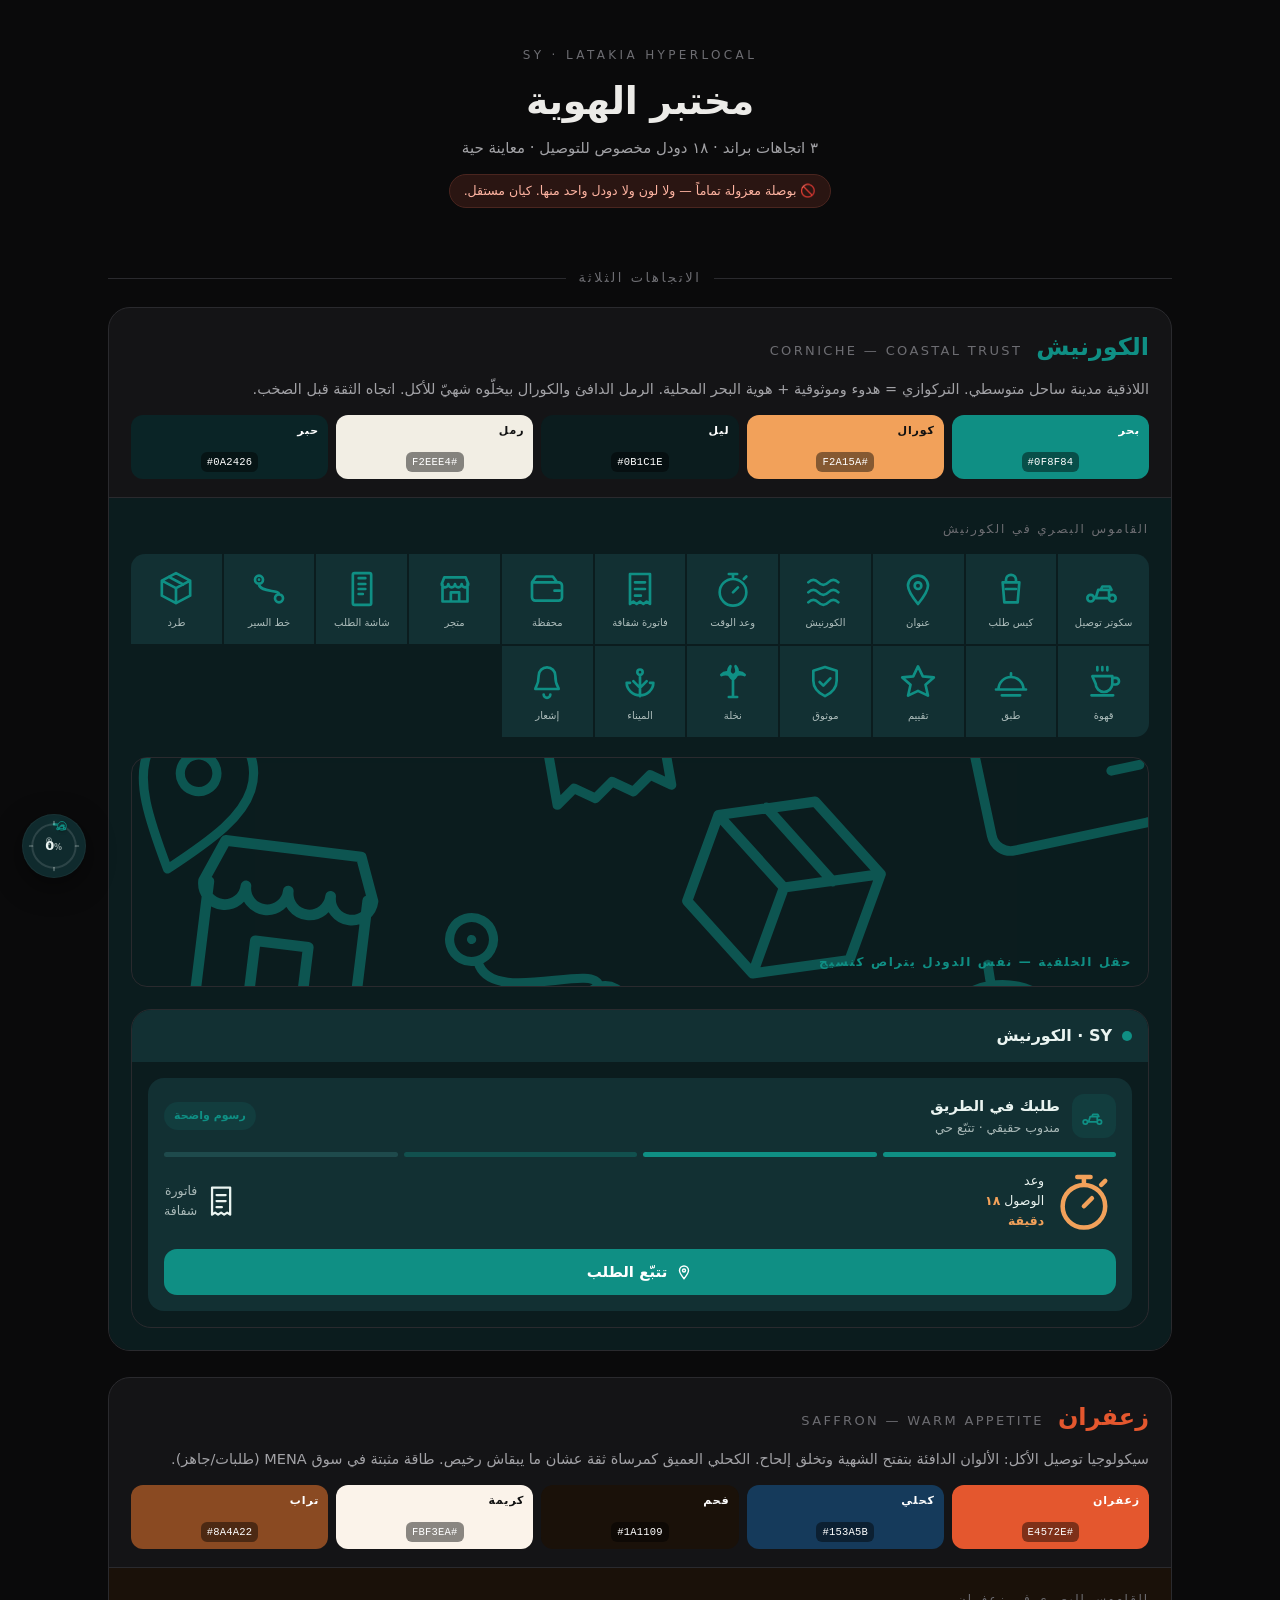
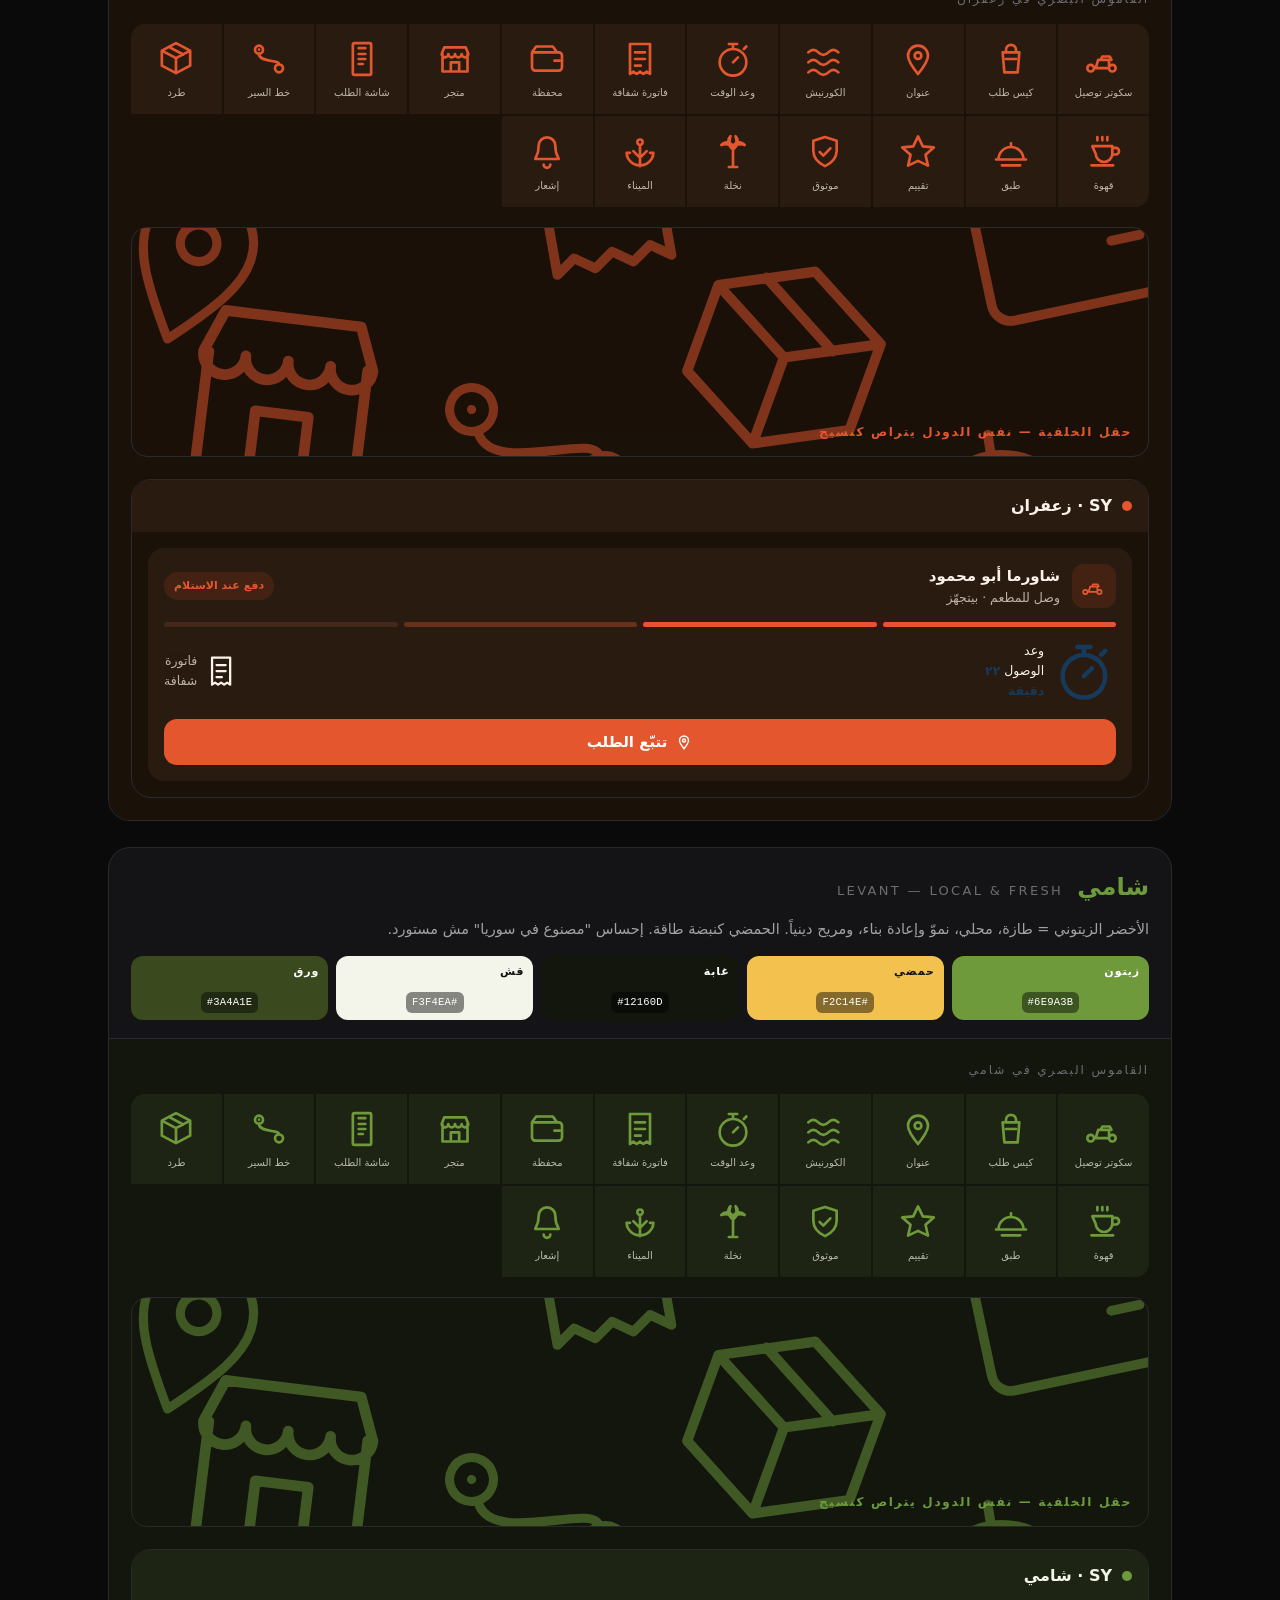
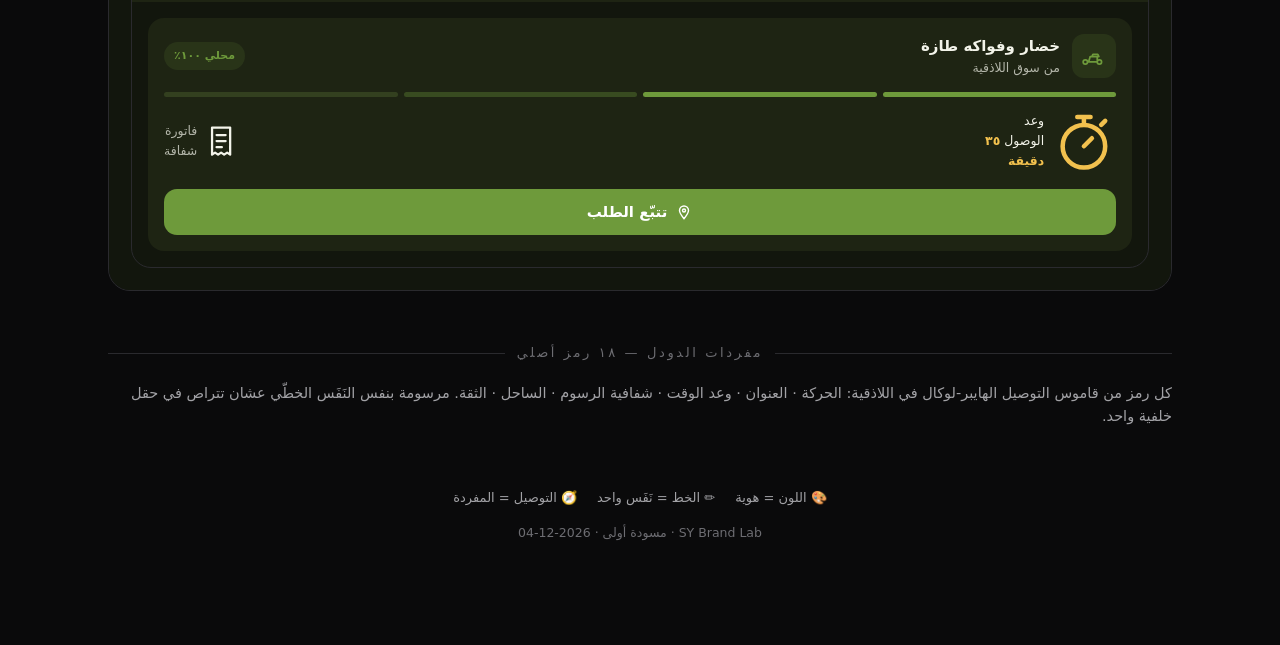
<file: design/brand-lab.html>
<!doctype html>
<html lang="ar" dir="rtl">
<head>
<meta charset="utf-8" />
<meta name="viewport" content="width=device-width, initial-scale=1" />
<title>SY · مختبر الهوية</title>
<style>
  :root{
    --bg:#0a0a0b; --panel:#141416; --panel-2:#1b1b1e;
    --line:#2a2a2e; --txt:#ecebe8; --txt-2:#a2a2a6; --txt-3:#6d6d72;
    --font: ui-sans-serif, system-ui, "Segoe UI", Tahoma, "Noto Sans Arabic", sans-serif;
  }
  *{box-sizing:border-box}
  html,body{margin:0;background:var(--bg);color:var(--txt);font-family:var(--font);-webkit-font-smoothing:antialiased}
  body{line-height:1.6}
  .wrap{max-width:1100px;margin:0 auto;padding:28px 18px 90px}
  header.top{text-align:center;padding:18px 0 8px}
  header.top .kick{font-size:12px;letter-spacing:.28em;color:var(--txt-3);text-transform:uppercase}
  header.top h1{font-size:38px;margin:6px 0 4px;font-weight:800;letter-spacing:-.01em}
  header.top p{color:var(--txt-2);margin:2px 0;font-size:15px}
  .isolate{display:inline-block;margin-top:12px;font-size:12.5px;color:#ffb4a2;background:#2a1512;border:1px solid #4a251f;border-radius:999px;padding:6px 14px}
  .sec-label{display:flex;align-items:center;gap:12px;margin:52px 0 18px}
  .sec-label span{font-size:13px;letter-spacing:.2em;color:var(--txt-3);text-transform:uppercase;white-space:nowrap}
  .sec-label:before,.sec-label:after{content:"";height:1px;background:var(--line);flex:1}

  /* direction card */
  .dir{border:1px solid var(--line);border-radius:22px;overflow:hidden;margin-bottom:26px;background:var(--panel)}
  .dir-head{display:flex;flex-wrap:wrap;align-items:baseline;gap:10px 14px;padding:20px 22px 14px}
  .dir-head h2{margin:0;font-size:24px;font-weight:800}
  .dir-head .en{color:var(--txt-3);font-size:13px;letter-spacing:.18em;text-transform:uppercase}
  .dir-head .why{flex-basis:100%;color:var(--txt-2);font-size:14.5px;margin-top:2px}
  .swatches{display:flex;flex-wrap:wrap;gap:0;padding:0 22px 18px}
  .sw{flex:1;min-width:78px;height:64px;display:flex;align-items:flex-end;justify-content:center;position:relative;border-radius:12px;margin-inline-start:0}
  .sw+.sw{margin-inline-start:8px}
  .sw code{font-size:10.5px;background:rgba(0,0,0,.45);color:#fff;padding:2px 6px;border-radius:6px;margin-bottom:7px;letter-spacing:.02em;font-family:ui-monospace,monospace}
  .sw .nm{position:absolute;top:7px;inset-inline-start:9px;font-size:11px;font-weight:700;text-transform:uppercase;letter-spacing:.08em}

  /* doodle canvas per direction */
  .canvas{padding:22px;border-top:1px solid var(--line)}
  .canvas .lbl{font-size:12px;color:var(--txt-3);letter-spacing:.16em;text-transform:uppercase;margin-bottom:14px}
  .doodle-grid{display:grid;grid-template-columns:repeat(auto-fill,minmax(88px,1fr));gap:2px;border-radius:14px;overflow:hidden}
  .doodle-cell{aspect-ratio:1;display:flex;flex-direction:column;align-items:center;justify-content:center;gap:7px;padding:8px}
  .doodle-cell svg{width:40px;height:40px}
  .doodle-cell .cap{font-size:10px;line-height:1.3;text-align:center;opacity:.72}

  /* scattered field */
  .field{position:relative;height:230px;border-radius:16px;overflow:hidden;margin-top:20px;border:1px solid var(--line)}
  .field svg.tile{position:absolute;inset:0;width:100%;height:100%}
  .field .flabel{position:absolute;inset-inline-start:16px;bottom:14px;font-size:12px;letter-spacing:.14em;text-transform:uppercase;z-index:2;font-weight:700}

  /* UI mock */
  .mock{margin-top:22px;border-radius:20px;overflow:hidden;border:1px solid var(--line)}
  .mock .bar{height:52px;display:flex;align-items:center;gap:10px;padding:0 16px;font-weight:800;font-size:16px}
  .mock .bar .dot{width:10px;height:10px;border-radius:50%}
  .mock .body{padding:16px}
  .mock .card{border-radius:16px;padding:16px;display:flex;flex-direction:column;gap:12px}
  .mock .row{display:flex;align-items:center;gap:12px}
  .mock .thumb{width:44px;height:44px;border-radius:12px;display:flex;align-items:center;justify-content:center;flex-shrink:0}
  .mock .thumb svg{width:26px;height:26px}
  .mock .grow{flex:1;min-width:0}
  .mock .t1{font-weight:800;font-size:15px}
  .mock .t2{font-size:12.5px;opacity:.7}
  .mock .pill{font-size:11px;font-weight:800;padding:5px 10px;border-radius:999px;white-space:nowrap}
  .mock .cta{margin-top:4px;height:46px;border-radius:13px;display:flex;align-items:center;justify-content:center;gap:8px;font-weight:800;font-size:15px}
  .mock .cta svg{width:18px;height:18px}
  .mock .steps{display:flex;gap:6px;margin-top:2px}
  .mock .step{flex:1;height:5px;border-radius:999px}

  footer{margin-top:60px;text-align:center;color:var(--txt-3);font-size:12.5px}
  .legend{display:flex;justify-content:center;flex-wrap:wrap;gap:10px 20px;margin-top:10px;color:var(--txt-2);font-size:13px}

  /* ══ THE FAB — scooter riding the reading ring ══ */
  .sy-fab{
    position:fixed; inset-inline-end:22px; inset-block-end:22px; z-index:50;
    width:64px; height:64px; border-radius:50%;
    display:grid; place-items:center;
    background:color-mix(in oklab, var(--card,#123033), #000 8%);
    box-shadow:0 8px 30px rgba(0,0,0,.45), 0 0 0 1px rgba(255,255,255,.04) inset;
    --accent:#0F8F84; --accent2:#F2A15A; --ink:#EAF4F1;
    transition:background .5s ease;
  }
  .sy-fab svg{position:absolute; inset:0; margin:auto; overflow:visible}
  .fab-track{fill:none; stroke:rgb(255 255 255 / .12); stroke-width:2.4}
  .fab-fill{
    fill:none; stroke:var(--accent); stroke-width:2.8; stroke-linecap:round;
    transform:rotate(-90deg); transform-origin:center;
    stroke-dasharray:var(--c);
    filter:drop-shadow(0 0 4px color-mix(in oklab, var(--accent), transparent 55%));
  }
  .fab-ticks line{stroke:color-mix(in oklab, var(--ink), transparent 55%); stroke-width:1.4; stroke-linecap:round}
  .fab-hub path{fill:none; stroke:color-mix(in oklab, var(--ink), transparent 30%); stroke-width:1.6; stroke-linecap:round; stroke-linejoin:round}
  /* rider = a bead on the ring; its transform is set per-frame in JS (SVG
     attribute), stays upright, never flips. The disc lifts it off the arc. */
  .fab-rider-bg{
    fill:var(--card,#123033);
    stroke:var(--accent); stroke-width:1.6;
    filter:drop-shadow(0 1px 3px rgba(0,0,0,.5));
  }
  .fab-scooter{
    fill:none; stroke:var(--accent); stroke-width:2.1; stroke-linecap:round; stroke-linejoin:round;
  }
  .fab-pct{
    position:relative; z-index:2; font-size:13px; font-weight:800; color:var(--ink);
    font-variant-numeric:tabular-nums; letter-spacing:-.02em;
  }
  .fab-pct i{font-size:8px; font-style:normal; opacity:.6; margin-inline-start:1px}
  .sy-fab.done{background:var(--accent)}
  .sy-fab.done .fab-pct{color:#fff}
  .sy-fab.ride-in{animation:fab-in .9s cubic-bezier(.22,1.2,.36,1) both}
  @keyframes fab-in{from{transform:translateY(20px) scale(.6); opacity:0} to{transform:none; opacity:1}}
  @media (max-width:640px){ .sy-fab{width:56px;height:56px; inset-inline-end:16px; inset-block-end:16px} .sy-fab svg{width:52px;height:52px} }
  @media (prefers-reduced-motion:reduce){ .sy-fab.ride-in{animation:none} }

</style>
</head>
<body>
<div class="wrap">
  <header class="top">
    <div class="kick">SY · Latakia Hyperlocal</div>
    <h1>مختبر الهوية</h1>
    <p>٣ اتجاهات براند · ١٨ دودل مخصوص للتوصيل · معاينة حية</p>
    <div class="isolate">🚫 بوصلة معزولة تماماً — ولا لون ولا دودل واحد منها. كيان مستقل.</div>
  </header>

  <div class="sec-label"><span>الاتجاهات الثلاثة</span></div>
  <div id="dirs"></div>

  <div class="sec-label"><span>مفردات الدودل — ١٨ رمز أصلي</span></div>
  <p style="color:var(--txt-2);font-size:14.5px;margin:0 0 6px">كل رمز من قاموس التوصيل الهايبر-لوكال في اللاذقية: الحركة · العنوان · وعد الوقت · شفافية الرسوم · الساحل · الثقة. مرسومة بنفس النَفَس الخطّي عشان تتراص في حقل خلفية واحد.</p>

  <footer>
    <div class="legend">
      <span>🎨 اللون = هوية</span><span>✏️ الخط = نَفَس واحد</span><span>🧭 التوصيل = المفردة</span>
    </div>
    <p style="margin-top:14px">SY Brand Lab · مسودة أولى · <span id="ts"></span></p>
  </footer>
</div>

<script>
/* ============ 18 ORIGINAL SY DOODLES (delivery / Latakia / trust) ============ */
const DOODLES = [
  {k:"scooter", ar:"سكوتر توصيل", d:"M4 15.5a2 2 0 1 0 0 4 2 2 0 0 0 0-4M17 15.5a2 2 0 1 0 0 4 2 2 0 0 0 0-4M6 17.5h9M7 17.5l1.5-5h6.5v3.5M10 12.5l1-2h4.5l1 2"},
  {k:"bag", ar:"كيس طلب", d:"M7 8h10l-1 12H8zM9 8V6.5a3 3 0 0 1 6 0V8M9 12h6"},
  {k:"pin", ar:"عنوان", d:"M12 21c4-5 6-8 6-11a6 6 0 1 0-12 0c0 3 2 6 6 11M12 8a2 2 0 1 0 0 4 2 2 0 0 0 0-4"},
  {k:"waves", ar:"الكورنيش", d:"M2 8q3-3 6 0t6 0 6 0M2 14q3-3 6 0t6 0 6 0M2 20q3-3 6 0t6 0 6 0"},
  {k:"timer", ar:"وعد الوقت", d:"M12 22a8 8 0 1 0 0-16 8 8 0 0 0 0 16M12 6V3M9.5 3h5M12 14l3-3M18.5 6l1.5-1.5"},
  {k:"receipt", ar:"فاتورة شفافة", d:"M6 3h12v18l-2-1.4-2 1.4-2-1.4-2 1.4-2-1.4-2 1.4zM9 8h6M9 12h6M9 16h3.5"},
  {k:"wallet", ar:"محفظة", d:"M3 8h16a2 2 0 0 1 2 2v7a2 2 0 0 1-2 2H5a2 2 0 0 1-2-2zM3 8l2.5-3.5h10L18 8M16.5 13h3"},
  {k:"store", ar:"متجر", d:"M4 9l1.6-4h12.8L20 9M4.5 9v10.5h15V9M4 9a2 2 0 0 0 4 0 2 2 0 0 0 4 0 2 2 0 0 0 4 0 2 2 0 0 0 4 0M9.5 19.5v-5.5h5v5.5"},
  {k:"phone", ar:"شاشة الطلب", d:"M7.5 2.5h9a1 1 0 0 1 1 1v17a1 1 0 0 1-1 1h-9a1 1 0 0 1-1-1v-17a1 1 0 0 1 1-1M10 5.5h4M10 9h4M10 12h4M10 15h2.5"},
  {k:"route", ar:"خط السير", d:"M6 4a2.4 2.4 0 1 0 0 4.8 2.4 2.4 0 0 0 0-4.8M18 15.2a2.4 2.4 0 1 0 0 4.8 2.4 2.4 0 0 0 0-4.8M6 9c0 5 12 3.5 12 6M6 6.4h.01"},
  {k:"box", ar:"طرد", d:"M12 2.5l8.5 4.5v9L12 20.5 3.5 16V7zM3.5 7l8.5 4.5L20.5 7M12 11.5v9M7.7 4.7l8.6 4.6"},
  {k:"coffee", ar:"قهوة", d:"M5 8.5h12v4.5a5 5 0 0 1-10 0zM17 9.5h2a2 2 0 0 1 0 4h-2M8 3v2M11 3v2M14 3v2M4.5 20h13"},
  {k:"plate", ar:"طبق", d:"M3 16.5h18M4.5 16.5a7.5 7.5 0 0 1 15 0M12 9V6.8M6.5 20h11"},
  {k:"star", ar:"تقييم", d:"M12 2.6l2.9 6.05 6.6.62-4.98 4.4 1.46 6.48L12 17.3l-5.94 2.85 1.46-6.48-4.98-4.4 6.6-.62z"},
  {k:"shield", ar:"موثوق", d:"M12 3l7 2.2v6c0 4.2-3 7.3-7 9.3-4-2-7-5.1-7-9.3v-6zM8.8 12l2.2 2.2 4.2-4.4"},
  {k:"palm", ar:"نخلة", d:"M12 21V10.5M12 10.5c-1.2-3-4.2-4-7-2.7 2-2.2 5-2.2 7 .7M12 10.5c1.2-3 4.2-4 7-2.7-2-2.2-5-2.2-7 .7M12 10.5c-2-2-2.7-5-1.5-8-2 2.2-1.8 5.3 1.5 8M12 10.5c2-2 2.7-5 1.5-8 2 2.2 1.8 5.3-1.5 8M9.5 21h5"},
  {k:"anchor", ar:"الميناء", d:"M12 4.5a1.6 1.6 0 1 0 0 3.2 1.6 1.6 0 0 0 0-3.2M12 7.7V20.5M6 12.5H4c0 4.2 3.8 7.5 8 7.5s8-3.3 8-7.5h-2M8 11.5l4 4 4-4"},
  {k:"bell", ar:"إشعار", d:"M12 3.2a5 5 0 0 0-5 5c0 5.8-2 6.8-2 8h14c0-1.2-2-2.2-2-8a5 5 0 0 0-5-5M10 19.5a2 2 0 0 0 4 0"},
];

/* ============ 3 DIRECTIONS ============ */
const DIRS = [
  {
    slug:"corniche", ar:"الكورنيش", en:"CORNICHE — Coastal Trust",
    why:"اللاذقية مدينة ساحل متوسطي. التركوازي = هدوء وموثوقية + هوية البحر المحلية. الرمل الدافئ والكورال بيخلّوه شهيّ للأكل. اتجاه الثقة قبل الصخب.",
    accent:"#0F8F84", accent2:"#F2A15A", ink:"#EAF4F1", canvas:"#0B1C1E", card:"#123033", line:"#1e4a4c",
    swatches:[["بحر","#0F8F84"],["كورال","#F2A15A"],["ليل","#0B1C1E"],["رمل","#F2EEE4"],["حبر","#0A2426"]]
  },
  {
    slug:"saffron", ar:"زعفران", en:"SAFFRON — Warm Appetite",
    why:"سيكولوجيا توصيل الأكل: الألوان الدافئة بتفتح الشهية وتخلق إلحاح. الكحلي العميق كمرساة ثقة عشان ما يبقاش رخيص. طاقة مثبتة في سوق MENA (طلبات/جاهز).",
    accent:"#E4572E", accent2:"#153A5B", ink:"#FBF3EA", canvas:"#1A1109", card:"#2A1B10", line:"#42291a",
    swatches:[["زعفران","#E4572E"],["كحلي","#153A5B"],["فحم","#1A1109"],["كريمة","#FBF3EA"],["تراب","#8A4A22"]]
  },
  {
    slug:"levant", ar:"شامي", en:"LEVANT — Local & Fresh",
    why:"الأخضر الزيتوني = طازة، محلي، نموّ وإعادة بناء، ومريح دينياً. الحمضي كنبضة طاقة. إحساس \"مصنوع في سوريا\" مش مستورد.",
    accent:"#6E9A3B", accent2:"#F2C14E", ink:"#F3F4EA", canvas:"#12160D", card:"#1E2413", line:"#33401f",
    swatches:[["زيتون","#6E9A3B"],["حمضي","#F2C14E"],["غابة","#12160D"],["قش","#F3F4EA"],["ورق","#3A4A1E"]]
  },
];

const UI = {
  corniche:{t1:"طلبك في الطريق",t2:"مندوب حقيقي · تتبّع حي",promise:"١٨ دقيقة",pill:"رسوم واضحة"},
  saffron:{t1:"شاورما أبو محمود",t2:"وصل للمطعم · بيتجهّز",promise:"٢٢ دقيقة",pill:"دفع عند الاستلام"},
  levant:{t1:"خضار وفواكه طازة",t2:"من سوق اللاذقية",promise:"٣٥ دقيقة",pill:"محلي ١٠٠٪"},
};

/* ---- render helpers ---- */
function svg(d, stroke, w=1.6){
  return `<svg viewBox="0 0 24 24" fill="none" stroke="${stroke}" stroke-width="${w}" stroke-linecap="round" stroke-linejoin="round"><path d="${d}"/></svg>`;
}

function dirCard(dir){
  const doodles = DOODLES.map(o=>`
    <div class="doodle-cell" style="background:${dir.card}">
      ${svg(o.d, dir.accent)}
      <span class="cap" style="color:${dir.ink}">${o.ar}</span>
    </div>`).join("");

  const sw = dir.swatches.map(([n,c])=>{
    const dark = ["#0B1C1E","#0A2426","#1A1109","#8A4A22","#12160D","#3A4A1E","#153A5B","#0F8F84","#6E9A3B","#E4572E"].includes(c);
    const txt = dark ? "#fff" : "#111";
    return `<div class="sw" style="background:${c}"><span class="nm" style="color:${txt}">${n}</span><code>${c}</code></div>`;
  }).join("");

  const field = fieldSVG(dir);
  const u = UI[dir.slug];
  const mock = `
    <div class="mock" style="background:${dir.canvas}">
      <div class="bar" style="background:${dir.card};color:${dir.ink}">
        <span class="dot" style="background:${dir.accent}"></span> SY · ${dir.ar}
      </div>
      <div class="body">
        <div class="card" style="background:${dir.card}">
          <div class="row">
            <div class="thumb" style="background:${dir.accent}22">${svg(DOODLES[0].d,dir.accent)}</div>
            <div class="grow">
              <div class="t1" style="color:${dir.ink}">${u.t1}</div>
              <div class="t2" style="color:${dir.ink}">${u.t2}</div>
            </div>
            <span class="pill" style="background:${dir.accent}22;color:${dir.accent}">${u.pill}</span>
          </div>
          <div class="steps">
            <div class="step" style="background:${dir.accent}"></div>
            <div class="step" style="background:${dir.accent}"></div>
            <div class="step" style="background:${dir.accent}55"></div>
            <div class="step" style="background:${dir.line}"></div>
          </div>
          <div class="row" style="justify-content:space-between">
            <div class="row" style="gap:8px">${svg(DOODLES[4].d,dir.accent2,1.7)}<span class="t2" style="color:${dir.ink};opacity:1">وعد الوصول <b style="color:${dir.accent2}">${u.promise}</b></span></div>
            <div class="row" style="gap:6px">${svg(DOODLES[5].d,dir.ink,1.5)}<span class="t2" style="color:${dir.ink}">فاتورة شفافة</span></div>
          </div>
          <div class="cta" style="background:${dir.accent};color:${bw(dir.accent)}">${svg(DOODLES[2].d,bw(dir.accent),1.9)} تتبّع الطلب</div>
        </div>
      </div>
    </div>`;

  return `
  <div class="dir">
    <div class="dir-head">
      <h2 style="color:${dir.accent}">${dir.ar}</h2>
      <span class="en">${dir.en}</span>
      <div class="why">${dir.why}</div>
    </div>
    <div class="swatches">${sw}</div>
    <div class="canvas" style="background:${dir.canvas}">
      <div class="lbl">القاموس البصري في ${dir.ar}</div>
      <div class="doodle-grid">${doodles}</div>
      ${field}
      ${mock}
    </div>
  </div>`;
}

/* scattered tiled doodle field (like the real background system) */
function fieldSVG(dir){
  const place=[[8,20,-8,1.1,0],[30,12,10,.9,1],[55,26,-6,1,3],[78,15,14,.85,4],[92,40,-12,.95,6],
    [15,55,7,1.05,7],[40,60,-16,.9,9],[64,52,20,1,10],[85,64,-9,.95,12],[24,80,12,.85,14],
    [50,86,-6,1,15],[72,82,8,.9,16],[6,42,18,.9,2],[46,34,-10,.95,5],[95,80,10,.85,17]];
  const items=place.map(([x,y,r,s,i])=>{
    const o=DOODLES[i];
    return `<g transform="translate(${x} ${y}) rotate(${r}) scale(${s})" transform-origin="0 0"><g transform="translate(-12 -12)">${svg(o.d,dir.accent,1).replace('<svg','<svg width="24" height="24"')}</g></g>`;
  }).join("");
  return `<div class="field" style="background:${dir.canvas}">
    <svg class="tile" viewBox="0 0 100 100" preserveAspectRatio="xMidYMid slice" style="opacity:.5">${items}</svg>
    <span class="flabel" style="color:${dir.accent}">حقل الخلفية — نفس الدودل يتراص كنسيج</span>
  </div>`;
}

/* black or white text on an accent */
function bw(hex){
  const c=hex.replace('#','');const r=parseInt(c.slice(0,2),16),g=parseInt(c.slice(2,4),16),b=parseInt(c.slice(4,6),16);
  return (0.299*r+0.587*g+0.114*b)>150?"#111":"#fff";
}

document.getElementById('dirs').innerHTML = DIRS.map(dirCard).join("");
document.getElementById('ts').textContent = new Date().toISOString().slice(0,10);

/* ============ THE FAB — scooter riding the reading-progress ring ============
   Adapted from the portfolio's docked compass (ring = depth), but the needle
   becomes the sy delivery courier: the scooter rides the arc as you scroll —
   the rider covers the distance exactly as you cover the page. One object,
   two readings: HOW FAR you've read (arc fill) and the promise-in-motion
   (the courier moving toward arrival). Accent-driven, zero hardcoded color:
   it recolors to whichever direction is nearest the viewport center. */
(function(){
  const R = 26, C = +(2*Math.PI*R).toFixed(2);
  const scooter = DOODLES.find(d=>d.k==="scooter").d;
  const pin = DOODLES.find(d=>d.k==="pin").d;
  const fab = document.createElement("div");
  fab.className = "sy-fab";
  fab.setAttribute("role","progressbar");
  fab.setAttribute("aria-label","تقدّم القراءة");
  fab.innerHTML = `
    <svg viewBox="0 0 72 72" width="60" height="60" aria-hidden="true">
      <circle class="fab-track" cx="36" cy="36" r="${R}"/>
      <circle class="fab-fill" cx="36" cy="36" r="${R}" style="--c:${C}"/>
      <g class="fab-ticks">
        <line x1="36" y1="6.5" x2="36" y2="10.5"/>
        <line x1="65.5" y1="36" x2="61.5" y2="36"/>
        <line x1="36" y1="65.5" x2="36" y2="61.5"/>
        <line x1="6.5" y1="36" x2="10.5" y2="36"/>
      </g>
      <g class="fab-hub"><path d="${pin}" transform="translate(24 24) scale(0.5)"/></g>
      <g class="fab-rider">
        <circle class="fab-rider-bg" r="8.5"/>
        <path class="fab-scooter" d="${scooter}" transform="translate(-12 -12)"/>
      </g>
    </svg>
    <span class="fab-pct">0<i>%</i></span>`;
  document.body.appendChild(fab);

  const fill = fab.querySelector(".fab-fill");
  const rider = fab.querySelector(".fab-rider");
  const pct = fab.querySelector(".fab-pct");
  const reduce = matchMedia("(prefers-reduced-motion: reduce)").matches;

  // Recolor the FAB to the nearest direction card (so it always matches
  // the section you're reading). Falls back to the first direction.
  const cards = [...document.querySelectorAll(".dir")];
  function nearestAccent(){
    const mid = scrollY + innerHeight/2;
    let best = DIRS[0], bestD = Infinity;
    cards.forEach((el,i)=>{
      const r = el.getBoundingClientRect();
      const c = scrollY + r.top + r.height/2;
      const d = Math.abs(c - mid);
      if(d < bestD){ bestD = d; best = DIRS[i]; }
    });
    return best;
  }

  let raf = false;
  function frame(){
    raf = false;
    const doc = document.documentElement;
    const max = doc.scrollHeight - innerHeight;
    const p = max > 0 ? Math.min(1, Math.max(0, scrollY / max)) : 0;
    const shown = Math.max(p, 0.06);               // 6% floor: gauge, not spinner
    fill.style.strokeDashoffset = (C * (1 - shown)).toFixed(2);
    // Rider rides the ring as a bead: translate to the point on the circle,
    // stay UPRIGHT (never flips) so the scooter is always legible. Start at
    // 12 o'clock, travel clockwise with progress.
    const ang = shown * 2 * Math.PI;
    const rx = (36 + R * Math.sin(ang)).toFixed(2);
    const ry = (36 - R * Math.cos(ang)).toFixed(2);
    rider.setAttribute("transform", `translate(${rx} ${ry}) scale(0.62)`);
    pct.firstChild.textContent = Math.round(p*100);
    const a = nearestAccent();
    fab.style.setProperty("--accent", a.accent);
    fab.style.setProperty("--accent2", a.accent2);
    fab.style.setProperty("--ink", a.ink);
    fab.style.setProperty("--card", a.card);
    fab.classList.toggle("done", p > 0.985);
  }
  function onScroll(){ if(!raf){ raf = true; requestAnimationFrame(frame); } }
  addEventListener("scroll", onScroll, {passive:true});
  addEventListener("resize", onScroll, {passive:true});
  frame();
  if(!reduce) fab.classList.add("ride-in");
})();
</script>
</body>
</html>
</file>
